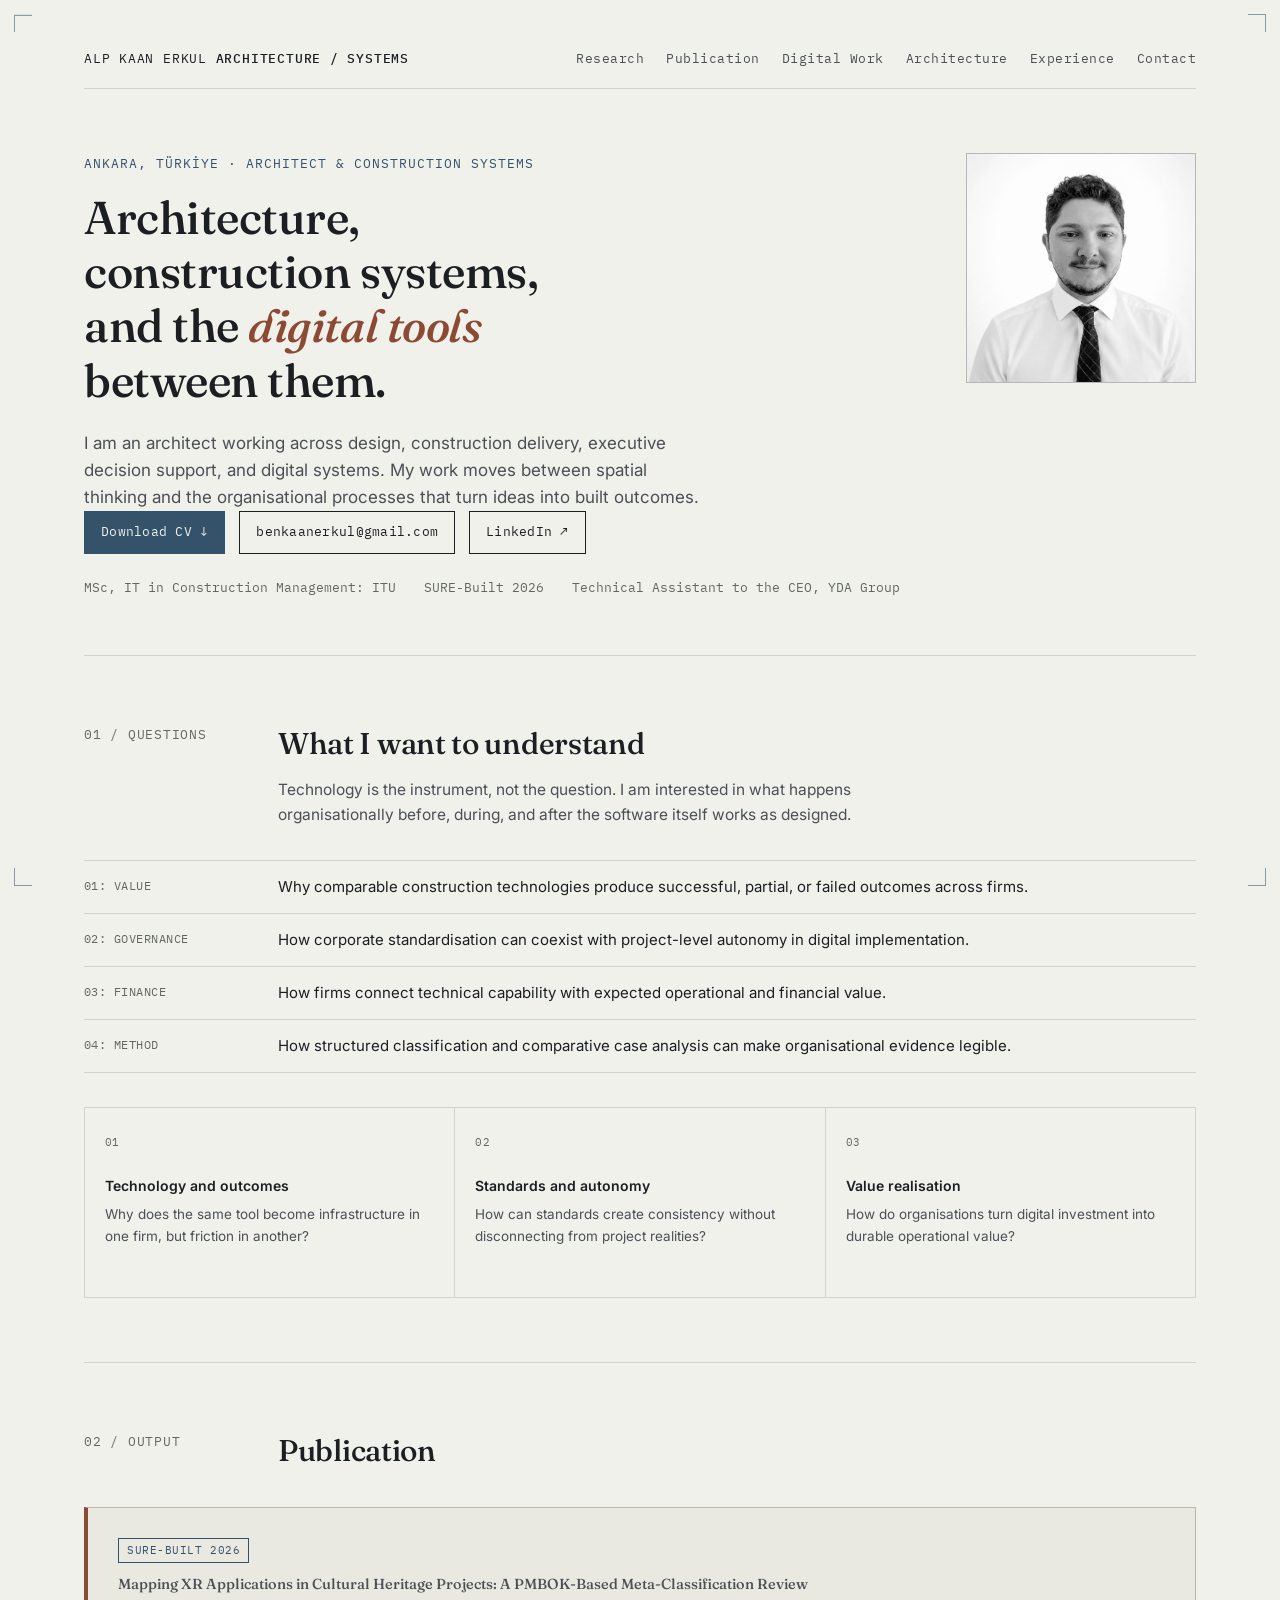
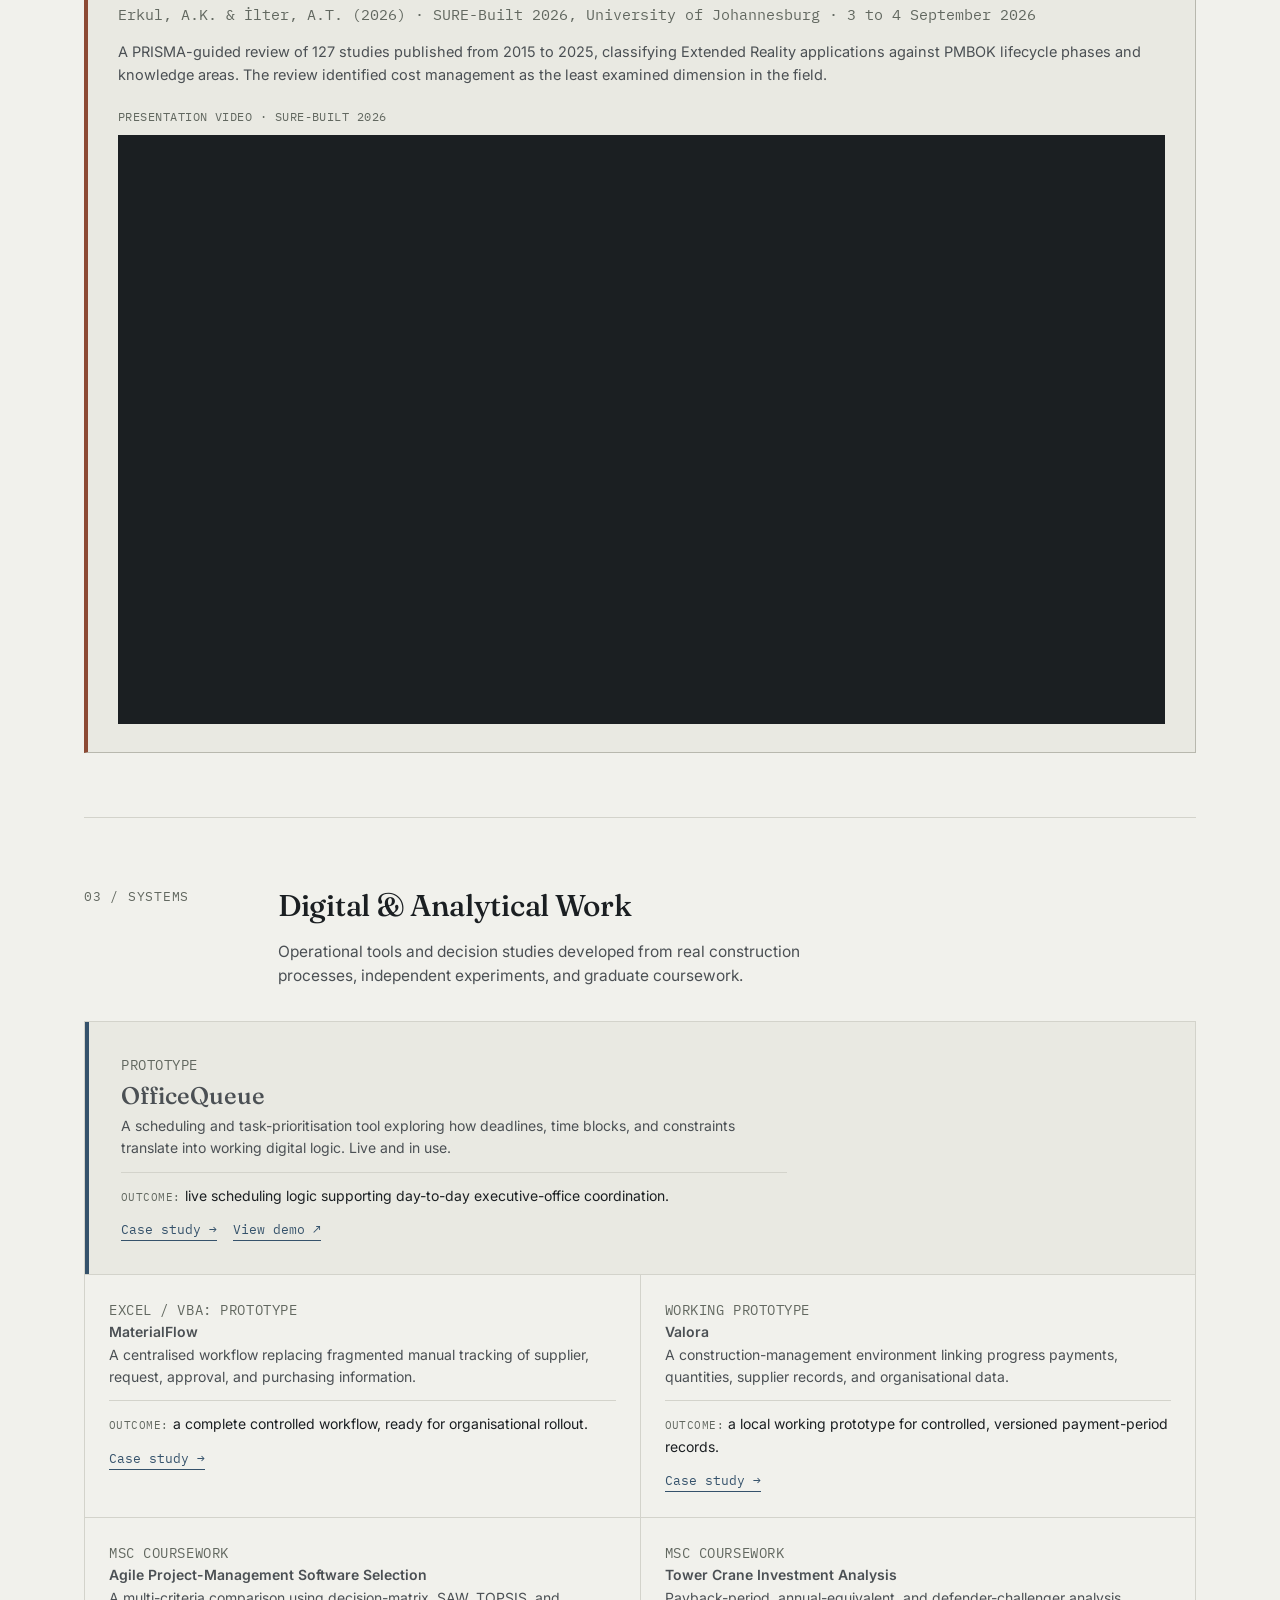
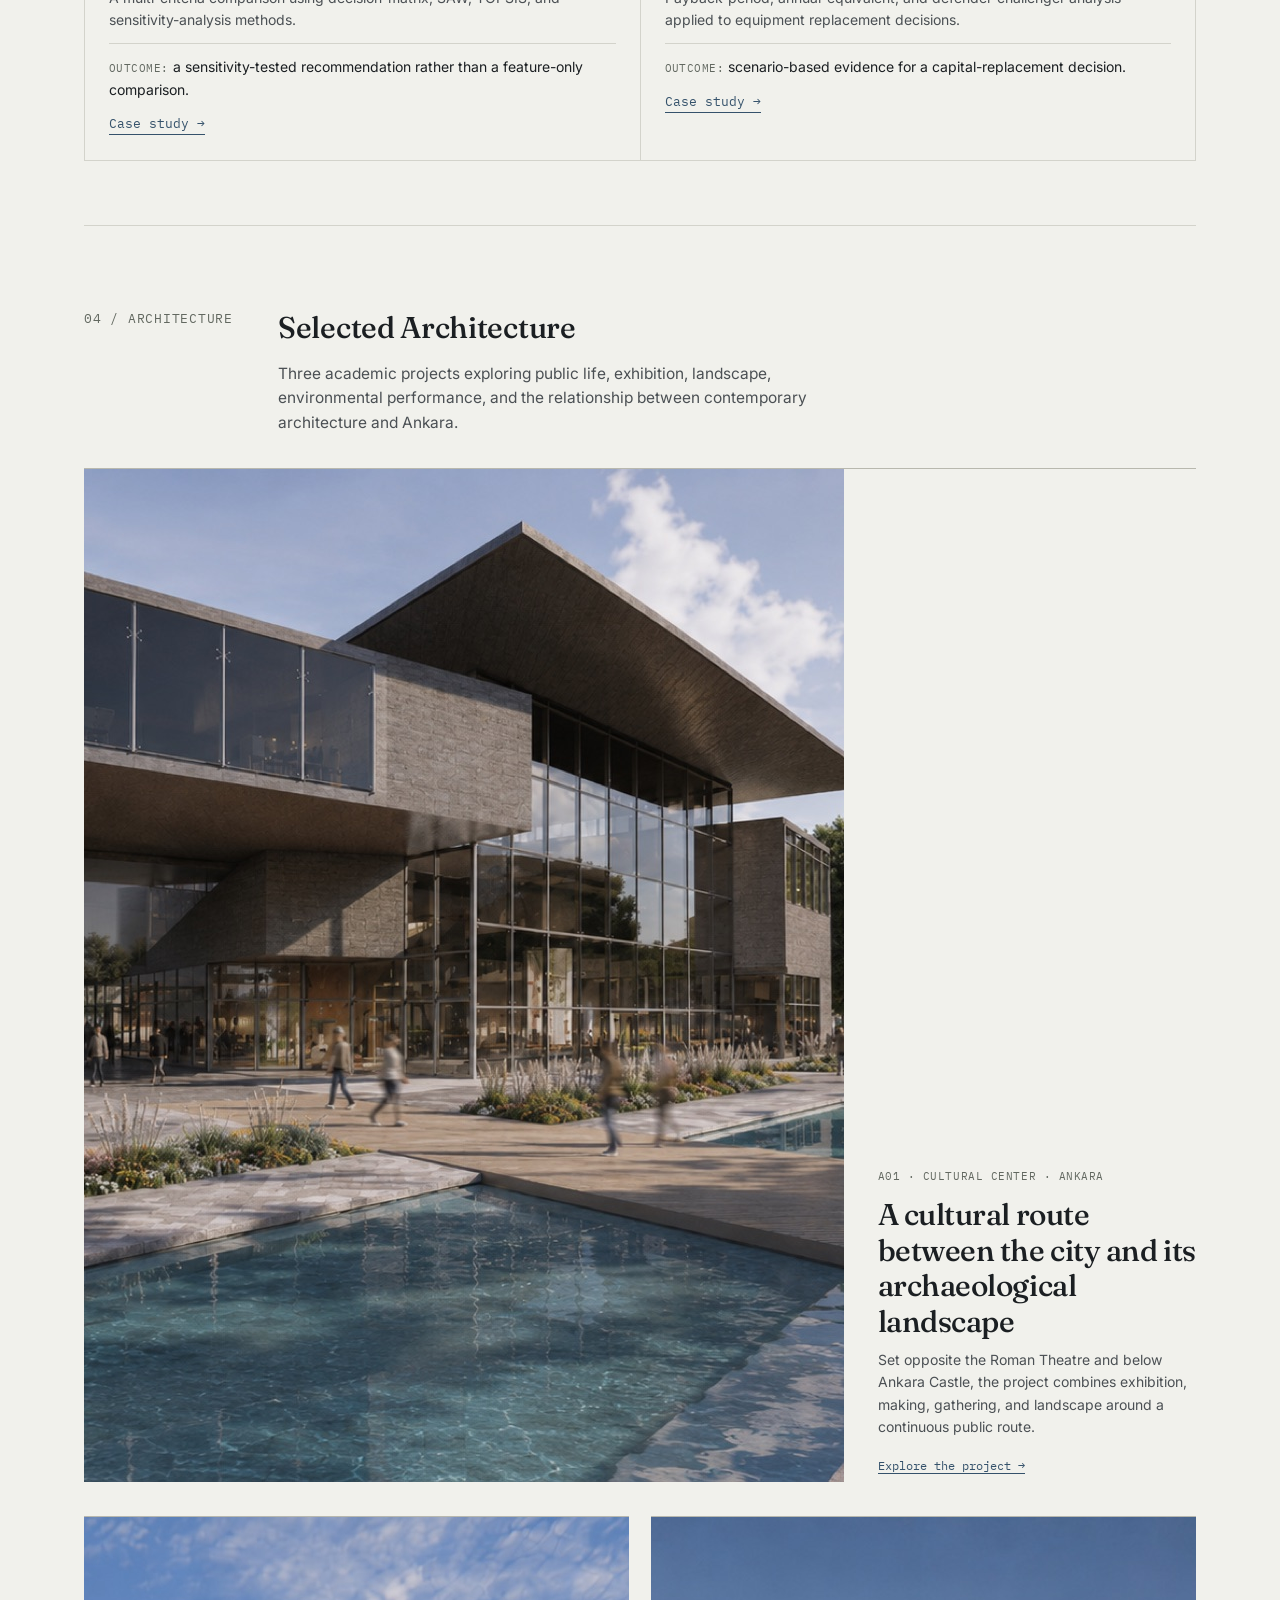
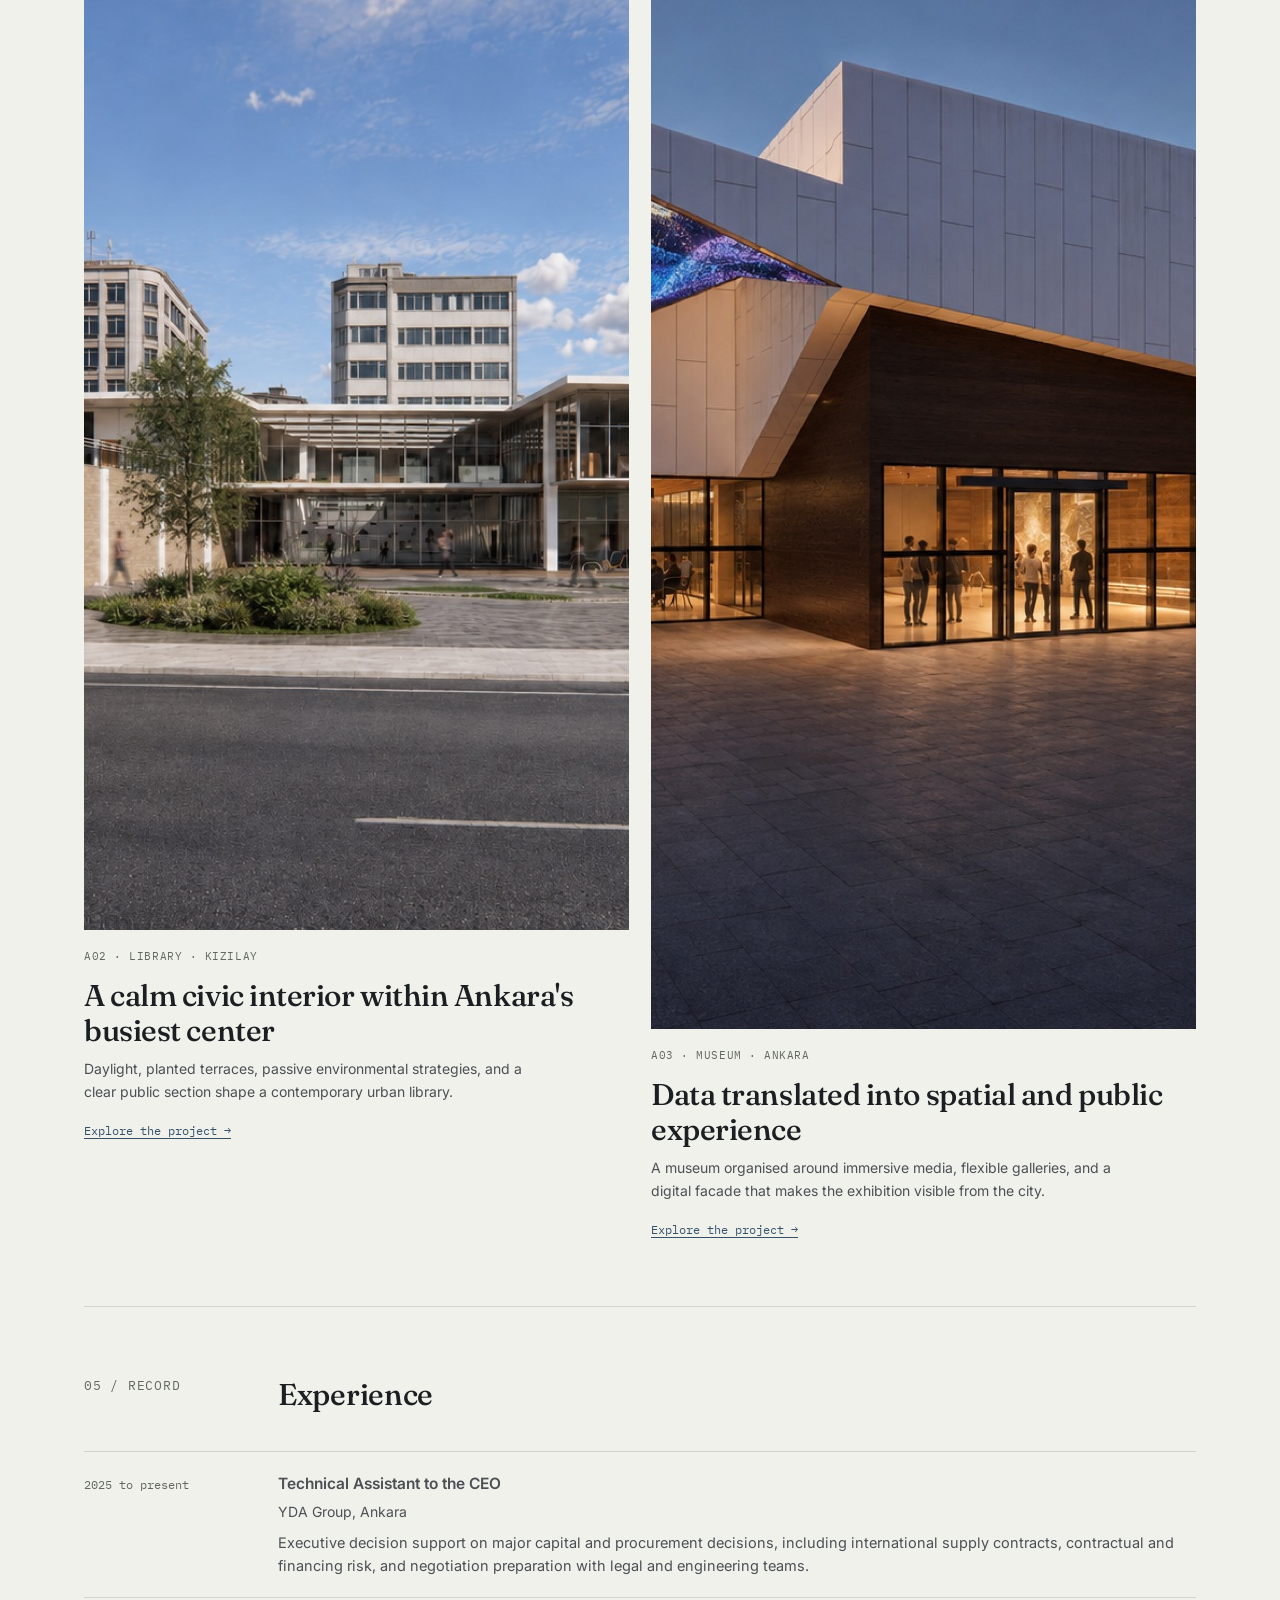
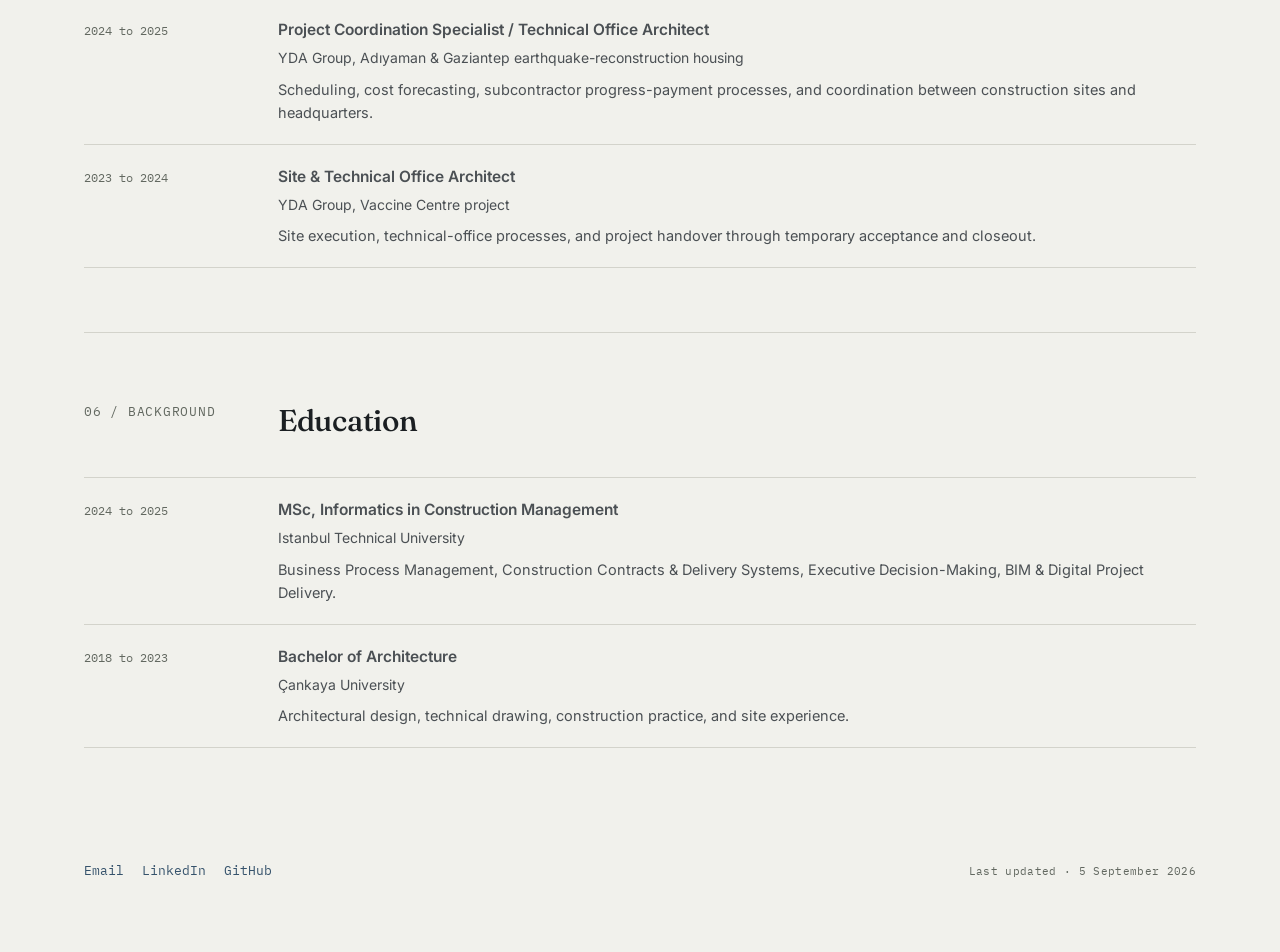
<file: index.html>
<!DOCTYPE html>
<html lang="en">
<head>
<meta charset="UTF-8">
<meta name="viewport" content="width=device-width, initial-scale=1.0">
<title>Alp Kaan Erkul | Architecture, Construction Systems &amp; Digital Work</title>
<meta name="description" content="Architecture, construction systems, research, and digital work by Alp Kaan Erkul.">
<link rel="canonical" href="https://alpkaanerkul.github.io/">
<link rel="icon" href="favicon.svg" type="image/svg+xml">
<meta property="og:type" content="website">
<meta property="og:title" content="Alp Kaan Erkul | Architecture, Construction Systems &amp; Digital Work">
<meta property="og:description" content="Selected architectural projects, construction systems, research, and digital work.">
<meta property="og:url" content="https://alpkaanerkul.github.io/">
<meta property="og:image" content="https://alpkaanerkul.github.io/assets/architecture/cultural-center-exterior.jpg">
<meta name="twitter:card" content="summary_large_image">
<meta name="twitter:title" content="Alp Kaan Erkul | Architecture, Construction Systems &amp; Digital Work">
<meta name="twitter:description" content="Selected architectural projects, construction systems, research, and digital work.">
<meta name="twitter:image" content="https://alpkaanerkul.github.io/assets/architecture/cultural-center-exterior.jpg">
<link rel="preconnect" href="https://fonts.googleapis.com">
<link rel="preconnect" href="https://fonts.gstatic.com" crossorigin>
<link href="https://fonts.googleapis.com/css2?family=Fraunces:opsz,wght@9..144,400;9..144,500;9..144,600&amp;family=Inter:wght@400;500;600&amp;family=IBM+Plex+Mono:wght@400;500&amp;display=swap" rel="stylesheet">
<link rel="stylesheet" href="style.css">
</head>
<body>

<div class="reg tl" aria-hidden="true"></div>
<div class="reg tr" aria-hidden="true"></div>
<div class="reg bl" aria-hidden="true"></div>
<div class="reg br" aria-hidden="true"></div>

<div class="sheet">
  <header class="masthead">
    <div class="masthead-row">
      <a class="wordmark" href="#top" aria-label="Alp Kaan Erkul, home">ALP KAAN ERKUL <strong>ARCHITECTURE / SYSTEMS</strong></a>
      <nav class="top-nav" aria-label="Section navigation">
        <a href="#research">Research</a>
        <a href="#publications">Publication</a>
        <a href="#work">Digital Work</a>
        <a href="#architecture">Architecture</a>
        <a href="#experience">Experience</a>
        <a href="#contact">Contact</a>
      </nav>
    </div>
  </header>

  <main id="top">
    <section class="hero" aria-label="Introduction">
      <div class="hero-grid">
        <div class="hero-text">
          <p class="eyebrow">Ankara, <span lang="tr">Türkiye</span> · Architect &amp; Construction Systems</p>
          <h1 class="thesis">Architecture, construction systems, and the <em>digital tools</em> between them.</h1>
          <p class="lede">I am an architect working across design, construction delivery, executive decision support, and digital systems. My work moves between spatial thinking and the organisational processes that turn ideas into built outcomes.</p>
        </div>
        <figure class="hero-portrait">
          <img src="profile.jpg" alt="Portrait of Alp Kaan Erkul" width="240" height="240">
        </figure>
      </div>
      <div class="cta-row">
        <a class="btn primary" href="Erkul_AlpKaan_CV.pdf">Download CV ↓</a>
        <a class="btn" href="mailto:benkaanerkul@gmail.com" data-copy-email title="Click to copy email address">benkaanerkul@gmail.com</a>
        <a class="btn" href="https://www.linkedin.com/in/alpkaanerkul/" target="_blank" rel="noopener">LinkedIn ↗</a>
      </div>
      <div class="hero-meta">
        <span>MSc, IT in Construction Management: ITU</span>
        <span>SURE-Built 2026</span>
        <span>Technical Assistant to the CEO, YDA Group</span>
      </div>
    </section>

    <section id="architecture" aria-labelledby="architecture-h" class="architecture-section">
      <div class="section-head">
        <p class="section-label">04 / Architecture</p>
        <div>
          <h2 class="section-title" id="architecture-h">Selected Architecture</h2>
          <p class="section-intro">Three academic projects exploring public life, exhibition, landscape, environmental performance, and the relationship between contemporary architecture and Ankara.</p>
        </div>
      </div>
      <div class="architecture-grid">
        <article class="architecture-card architecture-featured">
          <a class="architecture-image" href="projects/cultural-center.html"><img src="assets/architecture/cultural-center-exterior.jpg" alt="Ankara Cultural Center with reflecting pools and landscape" width="1800" height="1013" loading="lazy"></a>
          <div class="architecture-copy">
            <p class="project-index">A01 · Cultural Center · Ankara</p>
            <h3><a href="projects/cultural-center.html">A cultural route between the city and its archaeological landscape</a></h3>
            <p>Set opposite the Roman Theatre and below Ankara Castle, the project combines exhibition, making, gathering, and landscape around a continuous public route.</p>
            <a class="text-link" href="projects/cultural-center.html">Explore the project &rarr;</a>
          </div>
        </article>
        <article class="architecture-card">
          <a class="architecture-image" href="projects/kizilay-library.html"><img src="assets/architecture/kizilay-library-cover.jpg" alt="Street view of Kızılay Library in central Ankara" width="1800" height="1013" loading="lazy"></a>
          <div class="architecture-copy">
            <p class="project-index">A02 · Library · Kızılay</p>
            <h3><a href="projects/kizilay-library.html">A calm civic interior within Ankara's busiest center</a></h3>
            <p>Daylight, planted terraces, passive environmental strategies, and a clear public section shape a contemporary urban library.</p>
            <a class="text-link" href="projects/kizilay-library.html">Explore the project &rarr;</a>
          </div>
        </article>
        <article class="architecture-card">
          <a class="architecture-image" href="projects/data-sculpture-museum.html"><img src="assets/architecture/data-sculpture-cover.jpg" alt="Exterior of the Data Sculpture Museum with a digital media facade" width="1800" height="1112" loading="lazy"></a>
          <div class="architecture-copy">
            <p class="project-index">A03 · Museum · Ankara</p>
            <h3><a href="projects/data-sculpture-museum.html">Data translated into spatial and public experience</a></h3>
            <p>A museum organised around immersive media, flexible galleries, and a digital facade that makes the exhibition visible from the city.</p>
            <a class="text-link" href="projects/data-sculpture-museum.html">Explore the project &rarr;</a>
          </div>
        </article>
      </div>
    </section>

    <section id="work" aria-labelledby="work-h">
      <div class="section-head">
        <p class="section-label">03 / Systems</p>
        <div><h2 class="section-title" id="work-h">Digital &amp; Analytical Work</h2><p class="section-intro">Operational tools and decision studies developed from real construction processes, independent experiments, and graduate coursework.</p></div>
      </div>
      <div class="proj-grid">
        <div class="proj proj-featured">
          <p class="proj-tag">Prototype</p><p class="proj-title">OfficeQueue</p>
          <p>A scheduling and task-prioritisation tool exploring how deadlines, time blocks, and constraints translate into working digital logic. Live and in use.</p>
          <p class="proj-impact"><span>Outcome:</span> live scheduling logic supporting day-to-day executive-office coordination.</p>
          <a class="proj-link" href="projects/officequeue.html">Case study &rarr;</a><a class="proj-link proj-link-secondary" href="https://office-queue.vercel.app/demo" target="_blank" rel="noopener">View demo ↗</a>
        </div>
        <div class="proj"><p class="proj-tag">Excel / VBA: prototype</p><p class="proj-title">MaterialFlow</p><p>A centralised workflow replacing fragmented manual tracking of supplier, request, approval, and purchasing information.</p><p class="proj-impact"><span>Outcome:</span> a complete controlled workflow, ready for organisational rollout.</p><a class="proj-link" href="projects/materialflow.html">Case study &rarr;</a></div>
        <div class="proj"><p class="proj-tag">Working prototype</p><p class="proj-title">Valora</p><p>A construction-management environment linking progress payments, quantities, supplier records, and organisational data.</p><p class="proj-impact"><span>Outcome:</span> a local working prototype for controlled, versioned payment-period records.</p><a class="proj-link" href="projects/valora.html">Case study &rarr;</a></div>
        <div class="proj"><p class="proj-tag">MSc Coursework</p><p class="proj-title">Agile Project-Management Software Selection</p><p>A multi-criteria comparison using decision-matrix, SAW, TOPSIS, and sensitivity-analysis methods.</p><p class="proj-impact"><span>Outcome:</span> a sensitivity-tested recommendation rather than a feature-only comparison.</p><a class="proj-link" href="projects/agile-software-selection.html">Case study &rarr;</a></div>
        <div class="proj"><p class="proj-tag">MSc Coursework</p><p class="proj-title">Tower Crane Investment Analysis</p><p>Payback-period, annual-equivalent, and defender-challenger analysis applied to equipment replacement decisions.</p><p class="proj-impact"><span>Outcome:</span> scenario-based evidence for a capital-replacement decision.</p><a class="proj-link" href="projects/tower-crane-investment.html">Case study &rarr;</a></div>
      </div>
    </section>

    <section id="publications" aria-labelledby="pub-h">
      <div class="section-head"><p class="section-label">02 / Output</p><div><h2 class="section-title" id="pub-h">Publication</h2></div></div>
      <div class="pub">
        <span class="pub-status">SURE-Built 2026</span>
        <p class="pub-title">Mapping XR Applications in Cultural Heritage Projects: A PMBOK-Based Meta-Classification Review</p>
        <p class="pub-meta">Erkul, A.K. &amp; İlter, A.T. (2026) · SURE-Built 2026, University of Johannesburg · 3 to 4 September 2026</p>
        <p>A PRISMA-guided review of 127 studies published from 2015 to 2025, classifying Extended Reality applications against PMBOK lifecycle phases and knowledge areas. The review identified cost management as the least examined dimension in the field.</p>
        <p class="video-label">Presentation video · SURE-Built 2026</p>
        <div class="presentation-video"><iframe src="https://www.youtube-nocookie.com/embed/f1YjAgT5O9Y" title="SURE-Built 2026 presentation" loading="lazy" referrerpolicy="strict-origin-when-cross-origin" allow="accelerometer; autoplay; clipboard-write; encrypted-media; gyroscope; picture-in-picture; web-share" allowfullscreen></iframe></div>
      </div>
    </section>

    <section id="research" aria-labelledby="research-h">
      <div class="section-head"><p class="section-label">01 / Questions</p><div><h2 class="section-title" id="research-h">What I want to understand</h2><p class="section-intro">Technology is the instrument, not the question. I am interested in what happens organisationally before, during, and after the software itself works as designed.</p></div></div>
      <ul class="interest-list">
        <li><span class="tag">01: VALUE</span><span>Why comparable construction technologies produce successful, partial, or failed outcomes across firms.</span></li>
        <li><span class="tag">02: GOVERNANCE</span><span>How corporate standardisation can coexist with project-level autonomy in digital implementation.</span></li>
        <li><span class="tag">03: FINANCE</span><span>How firms connect technical capability with expected operational and financial value.</span></li>
        <li><span class="tag">04: METHOD</span><span>How structured classification and comparative case analysis can make organisational evidence legible.</span></li>
      </ul>
      <div class="agenda-grid compact-agenda">
        <article class="agenda-item"><span class="agenda-num">01</span><h3>Technology and outcomes</h3><p>Why does the same tool become infrastructure in one firm, but friction in another?</p></article>
        <article class="agenda-item"><span class="agenda-num">02</span><h3>Standards and autonomy</h3><p>How can standards create consistency without disconnecting from project realities?</p></article>
        <article class="agenda-item"><span class="agenda-num">03</span><h3>Value realisation</h3><p>How do organisations turn digital investment into durable operational value?</p></article>
      </div>
    </section>

    <section id="experience" aria-labelledby="exp-h">
      <div class="section-head"><p class="section-label">05 / Record</p><div><h2 class="section-title" id="exp-h">Experience</h2></div></div>
      <div class="tl">
        <div class="tl-item"><div class="tl-date">2025 to present</div><div><p class="tl-role">Technical Assistant to the CEO</p><p class="tl-org">YDA Group, Ankara</p><p class="tl-desc">Executive decision support on major capital and procurement decisions, including international supply contracts, contractual and financing risk, and negotiation preparation with legal and engineering teams.</p></div></div>
        <div class="tl-item"><div class="tl-date">2024 to 2025</div><div><p class="tl-role">Project Coordination Specialist / Technical Office Architect</p><p class="tl-org">YDA Group, Adıyaman &amp; Gaziantep earthquake-reconstruction housing</p><p class="tl-desc">Scheduling, cost forecasting, subcontractor progress-payment processes, and coordination between construction sites and headquarters.</p></div></div>
        <div class="tl-item"><div class="tl-date">2023 to 2024</div><div><p class="tl-role">Site &amp; Technical Office Architect</p><p class="tl-org">YDA Group, Vaccine Centre project</p><p class="tl-desc">Site execution, technical-office processes, and project handover through temporary acceptance and closeout.</p></div></div>
      </div>
    </section>

    <section id="education" aria-labelledby="edu-h">
      <div class="section-head"><p class="section-label">06 / Background</p><div><h2 class="section-title" id="edu-h">Education</h2></div></div>
      <div class="tl">
        <div class="tl-item"><div class="tl-date">2024 to 2025</div><div><p class="tl-role">MSc, Informatics in Construction Management</p><p class="tl-org">Istanbul Technical University</p><p class="tl-desc">Business Process Management, Construction Contracts &amp; Delivery Systems, Executive Decision-Making, BIM &amp; Digital Project Delivery.</p></div></div>
        <div class="tl-item"><div class="tl-date">2018 to 2023</div><div><p class="tl-role">Bachelor of Architecture</p><p class="tl-org">Çankaya University</p><p class="tl-desc">Architectural design, technical drawing, construction practice, and site experience.</p></div></div>
      </div>
    </section>
  </main>

  <footer id="contact">
    <div class="foot-row">
      <div class="foot-links"><a href="mailto:benkaanerkul@gmail.com" data-copy-email title="Click to copy email address">Email</a><a href="https://www.linkedin.com/in/alpkaanerkul/" target="_blank" rel="noopener">LinkedIn</a><a href="https://github.com/alpkaanerkul" target="_blank" rel="noopener">GitHub</a></div>
      <p class="site-updated">Last updated · 5 September 2026</p>
    </div>
  </footer>
</div>

<div class="toast" id="emailToast" role="status" aria-live="polite"></div>
<script>
  (function () {
    var toast = document.getElementById('emailToast');
    var hideTimer = null;
    function showToast(message) {
      toast.textContent = message;
      toast.classList.add('show');
      if (hideTimer) clearTimeout(hideTimer);
      hideTimer = setTimeout(function () { toast.classList.remove('show'); }, 2200);
    }
    document.querySelectorAll('a[data-copy-email]').forEach(function (link) {
      link.addEventListener('click', function (event) {
        var email = link.getAttribute('href').replace(/^mailto:/, '');
        if (navigator.clipboard && window.isSecureContext) {
          event.preventDefault();
          navigator.clipboard.writeText(email).then(function () { showToast('Copied: ' + email); }).catch(function () { window.location.href = link.getAttribute('href'); });
        }
      });
    });
  })();
</script>
</body>
</html>
</file>
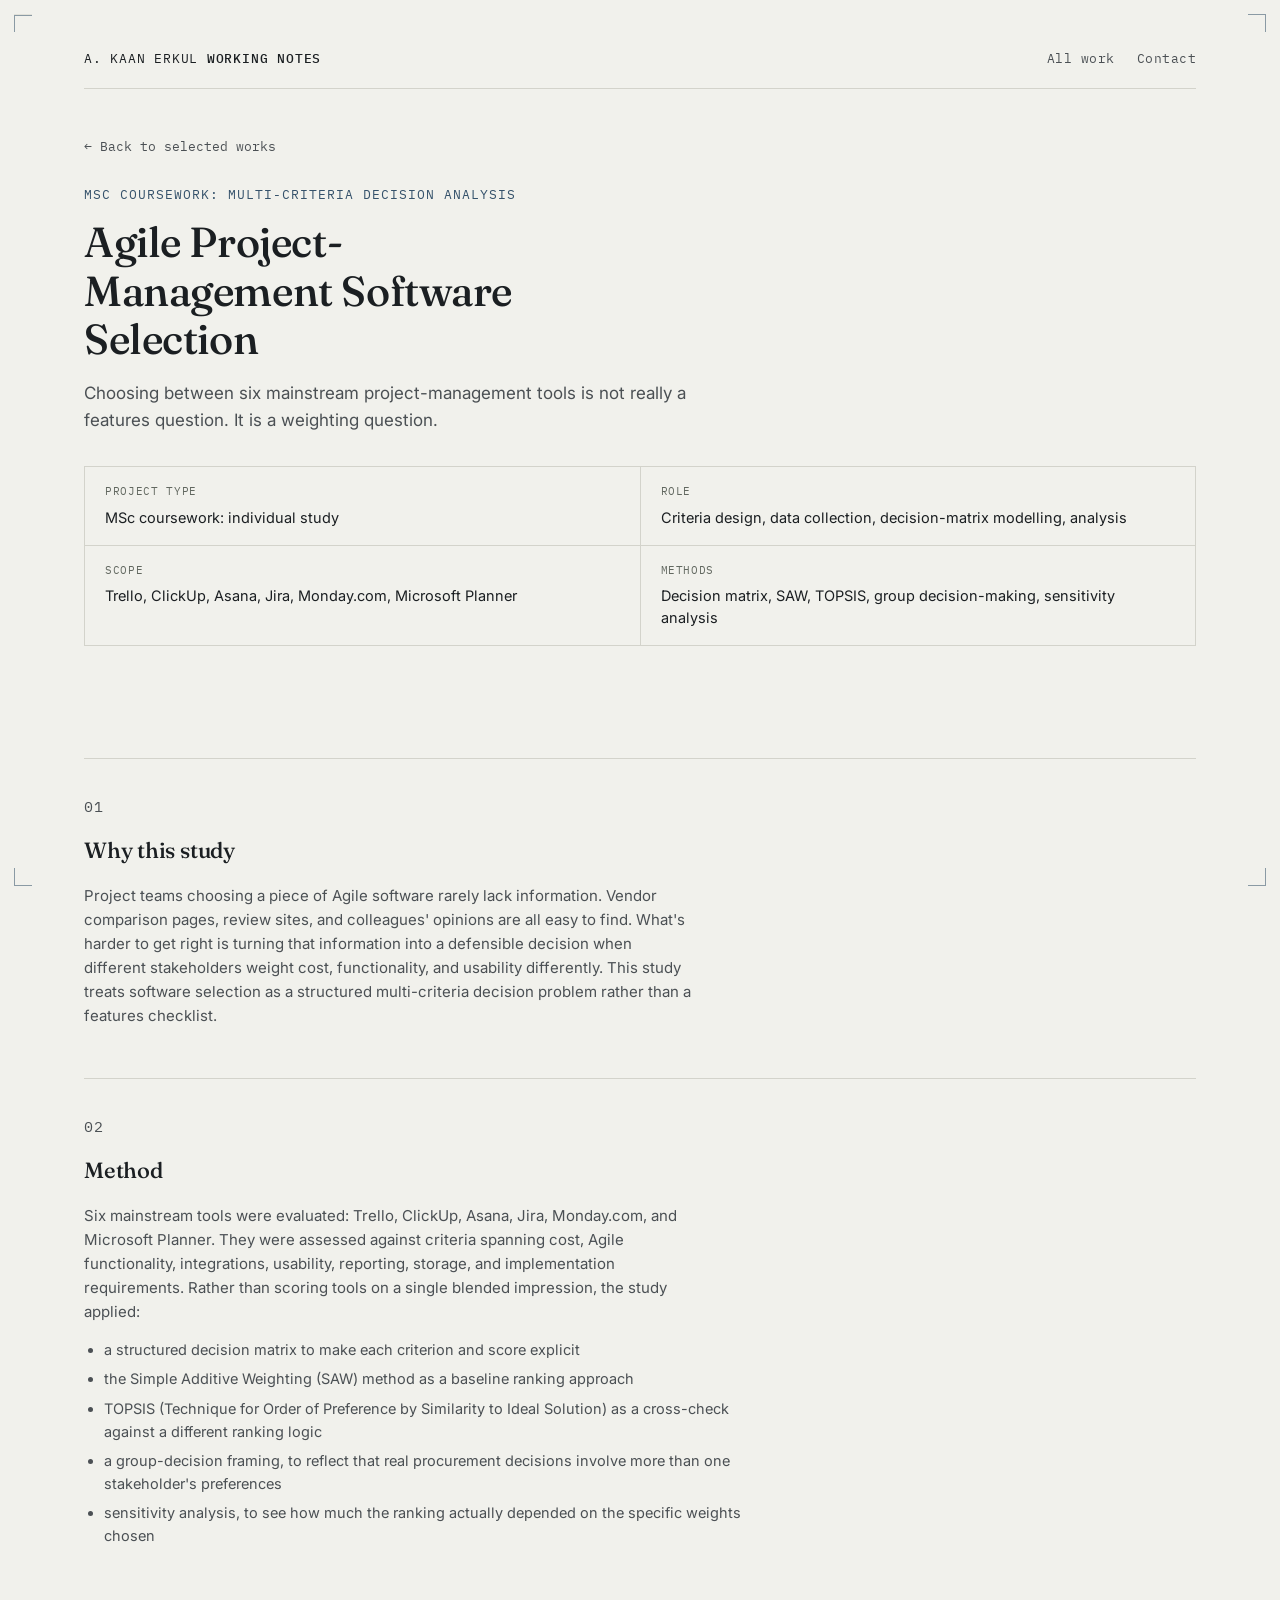
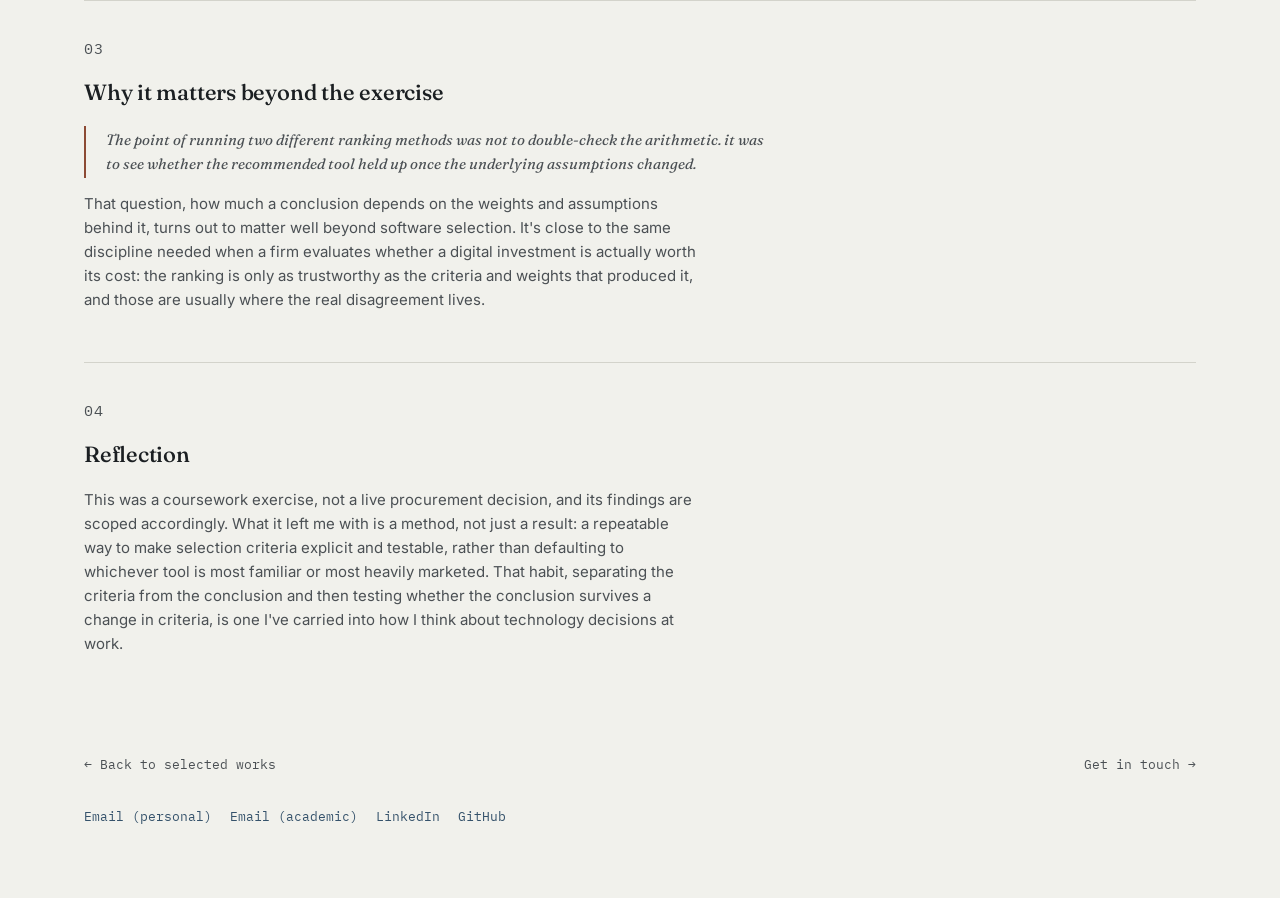
<file: projects/agile-software-selection.html>
<!DOCTYPE html>
<html lang="en">
<head>
<meta charset="UTF-8">
<meta name="viewport" content="width=device-width, initial-scale=1.0">
<title>Agile Project-Management Software Selection | Case Study | Alp Kaan Erkul</title>
<meta name="description" content="An MSc multi-criteria decision-making study comparing Trello, ClickUp, Asana, Jira, Monday.com, and Microsoft Planner for construction project management.">
<link rel="preconnect" href="https://fonts.googleapis.com">
<link rel="preconnect" href="https://fonts.gstatic.com" crossorigin>
<link href="https://fonts.googleapis.com/css2?family=Fraunces:opsz,wght@9..144,400;9..144,500;9..144,600&family=Inter:wght@400;500;600&family=IBM+Plex+Mono:wght@400;500&display=swap" rel="stylesheet">
<link rel="stylesheet" href="../style.css">
</head>
<body>

<div class="reg tl" aria-hidden="true"></div>
<div class="reg tr" aria-hidden="true"></div>
<div class="reg bl" aria-hidden="true"></div>
<div class="reg br" aria-hidden="true"></div>

<div class="sheet">

  <header class="masthead">
    <div class="masthead-row">
      <div class="wordmark">A. KAAN ERKUL <strong>WORKING NOTES</strong></div>
      <nav class="top-nav" aria-label="Section navigation">
        <a href="../index.html#work">All work</a>
        <a href="../index.html#contact">Contact</a>
      </nav>
    </div>
  </header>

  <section style="padding-top:44px;">
    <a class="back-link" href="../index.html#work">&larr; Back to selected works</a>

    <p class="case-eyebrow">MSc Coursework: Multi-Criteria Decision Analysis</p>
    <h1 class="case-title">Agile Project-Management Software Selection</h1>
    <p class="case-tagline">Choosing between six mainstream project-management tools is not really a features question. It is a weighting question.</p>

    <div class="meta-grid">
      <div class="meta-cell">
        <p class="k">Project type</p>
        <p class="v">MSc coursework: individual study</p>
      </div>
      <div class="meta-cell">
        <p class="k">Role</p>
        <p class="v">Criteria design, data collection, decision-matrix modelling, analysis</p>
      </div>
      <div class="meta-cell">
        <p class="k">Scope</p>
        <p class="v">Trello, ClickUp, Asana, Jira, Monday.com, Microsoft Planner</p>
      </div>
      <div class="meta-cell">
        <p class="k">Methods</p>
        <p class="v">Decision matrix, SAW, TOPSIS, group decision-making, sensitivity analysis</p>
      </div>
    </div>
  </section>

  <section class="case-section sheet">
    <p class="case-num">01</p>
    <h2>Why this study</h2>
    
    <p>Project teams choosing a piece of Agile software rarely lack information. Vendor comparison pages,
    review sites, and colleagues' opinions are all easy to find. What's harder to get right is turning that
    information into a defensible decision when different stakeholders weight cost, functionality, and
    usability differently. This study treats software selection as a structured multi-criteria decision
    problem rather than a features checklist.</p>

  </section>

  <section class="case-section sheet">
    <p class="case-num">02</p>
    <h2>Method</h2>
    
    <p>Six mainstream tools were evaluated: Trello, ClickUp, Asana, Jira, Monday.com, and Microsoft Planner.
    They were assessed against criteria spanning cost, Agile functionality, integrations, usability, reporting, storage, and
    implementation requirements. Rather than scoring tools on a single blended impression, the study applied:</p>
        <ul>
      <li>a structured decision matrix to make each criterion and score explicit</li>
      <li>the Simple Additive Weighting (SAW) method as a baseline ranking approach</li>
      <li>TOPSIS (Technique for Order of Preference by Similarity to Ideal Solution) as a cross-check against a different ranking logic</li>
      <li>a group-decision framing, to reflect that real procurement decisions involve more than one stakeholder's preferences</li>
      <li>sensitivity analysis, to see how much the ranking actually depended on the specific weights chosen</li>
    </ul>

  </section>

  <section class="case-section sheet">
    <p class="case-num">03</p>
    <h2>Why it matters beyond the exercise</h2>
    
    <p class="pull">The point of running two different ranking methods was not to double-check the arithmetic.
    it was to see whether the recommended tool held up once the underlying assumptions changed.</p>
    <p>That question, how much a conclusion depends on the weights and assumptions behind it, turns out to
    matter well beyond software selection. It's close to the same discipline needed when a firm evaluates
    whether a digital investment is actually worth its cost: the ranking is only as trustworthy as the
    criteria and weights that produced it, and those are usually where the real disagreement lives.</p>

  </section>

  <section class="case-section sheet">
    <p class="case-num">04</p>
    <h2>Reflection</h2>
    
    <p>This was a coursework exercise, not a live procurement decision, and its findings are scoped
    accordingly. What it left me with is a method, not just a result: a repeatable way to make selection
    criteria explicit and testable, rather than defaulting to whichever tool is most familiar or most
    heavily marketed. That habit, separating the criteria from the conclusion and then testing whether the
    conclusion survives a change in criteria, is one I've carried into how I think about technology
    decisions at work.</p>

  </section>

  <div class="case-nav sheet" style="padding-bottom:8px;">
    <a href="../index.html#work">&larr; Back to selected works</a>
    <a href="../index.html#contact">Get in touch &rarr;</a>
  </div>

  <footer id="contact" style="padding-top:24px;">
    <div class="foot-row">
      <div class="foot-links">
        <a href="mailto:benkaanerkul@gmail.com" data-copy-email title="Click to copy email address">Email (personal)</a>
        <a href="mailto:erkul24@itu.edu.tr" data-copy-email title="Click to copy email address">Email (academic)</a>
        <a href="https://www.linkedin.com/in/alpkaanerkul/" target="_blank" rel="noopener">LinkedIn</a>
        <a href="https://github.com/alpkaanerkul" target="_blank" rel="noopener">GitHub</a>
      </div>
    </div>
  </footer>

</div>

<div class="toast" id="emailToast" role="status" aria-live="polite"></div>

<script>
  (function () {
    var toast = document.getElementById('emailToast');
    var hideTimer = null;
    function showToast(message) {
      toast.textContent = message;
      toast.classList.add('show');
      if (hideTimer) clearTimeout(hideTimer);
      hideTimer = setTimeout(function () { toast.classList.remove('show'); }, 2200);
    }
    var links = document.querySelectorAll('a[data-copy-email]');
    links.forEach(function (link) {
      link.addEventListener('click', function (e) {
        var email = link.getAttribute('href').replace(/^mailto:/, '');
        if (navigator.clipboard && window.isSecureContext) {
          e.preventDefault();
          navigator.clipboard.writeText(email).then(function () {
            showToast('Copied: ' + email);
          }).catch(function () {
            window.location.href = link.getAttribute('href');
          });
        }
      });
    });
  })();
</script>

</body>
</html>
</file>
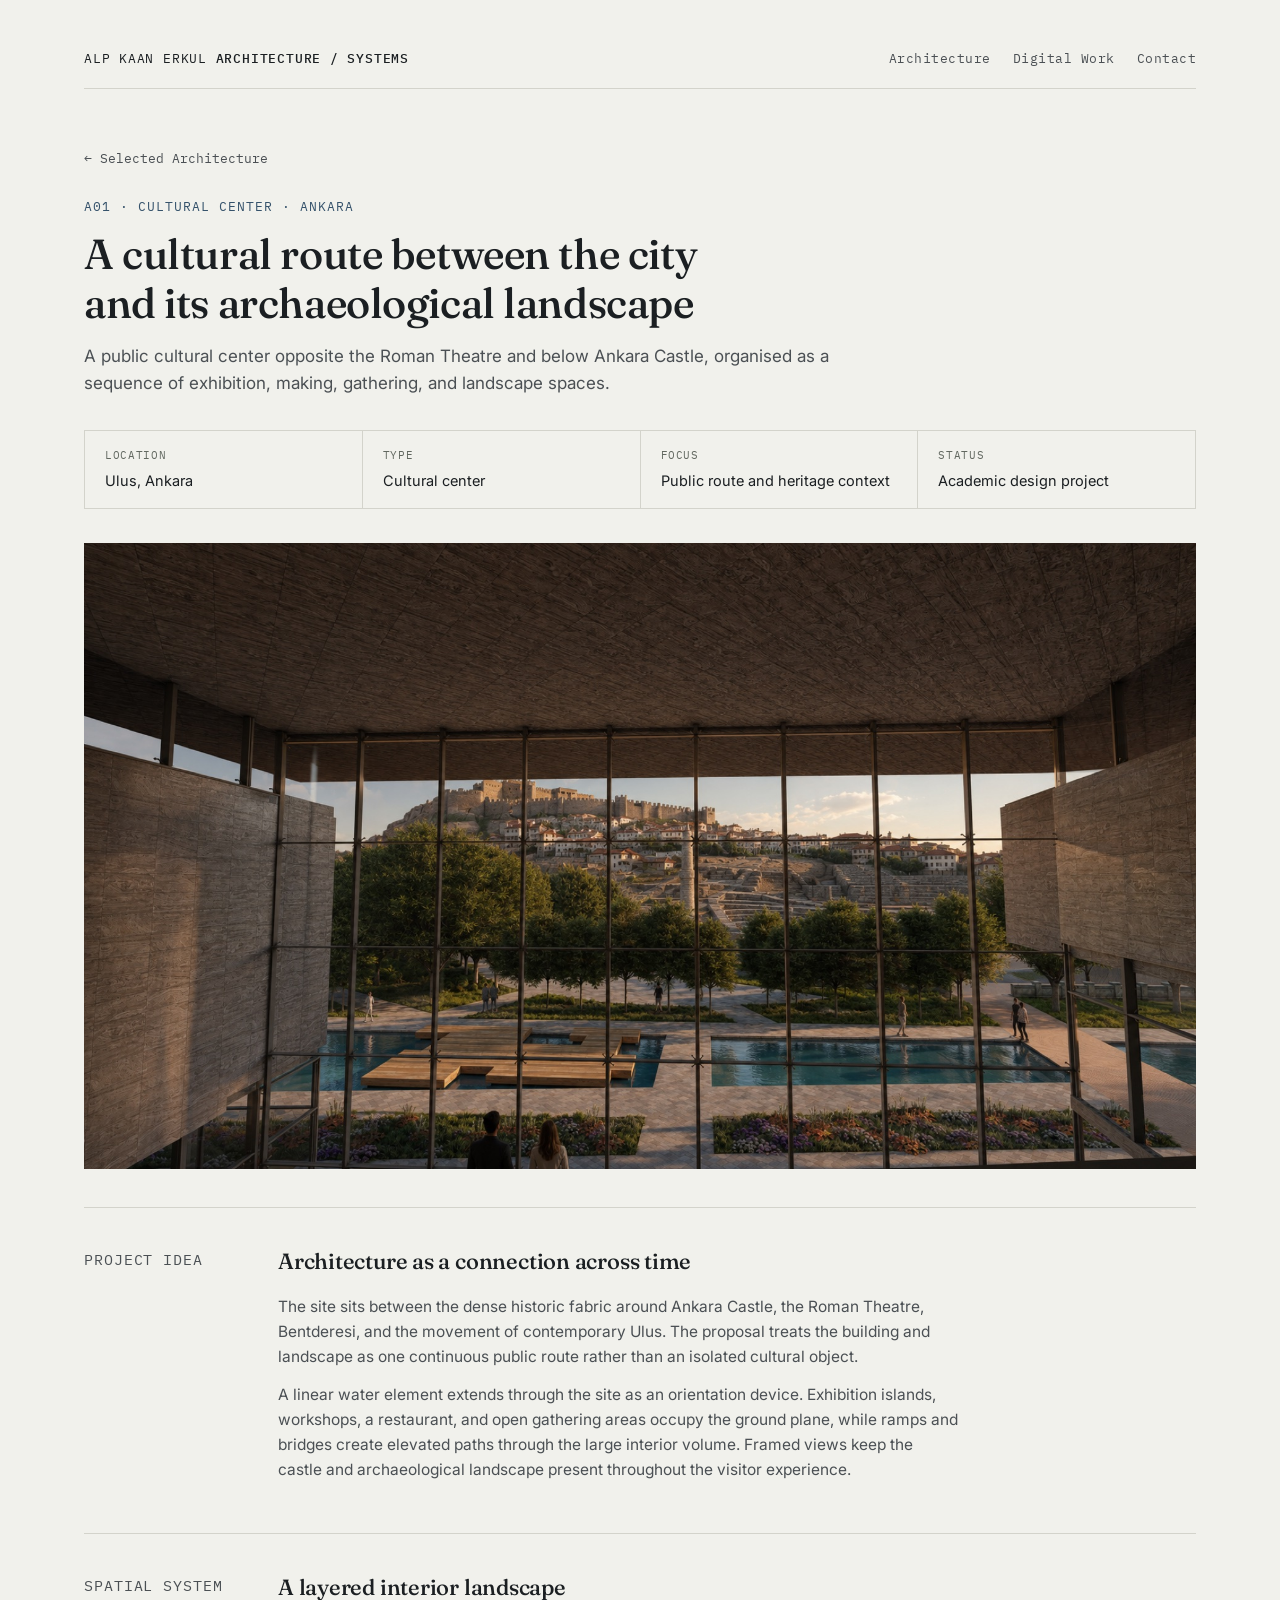
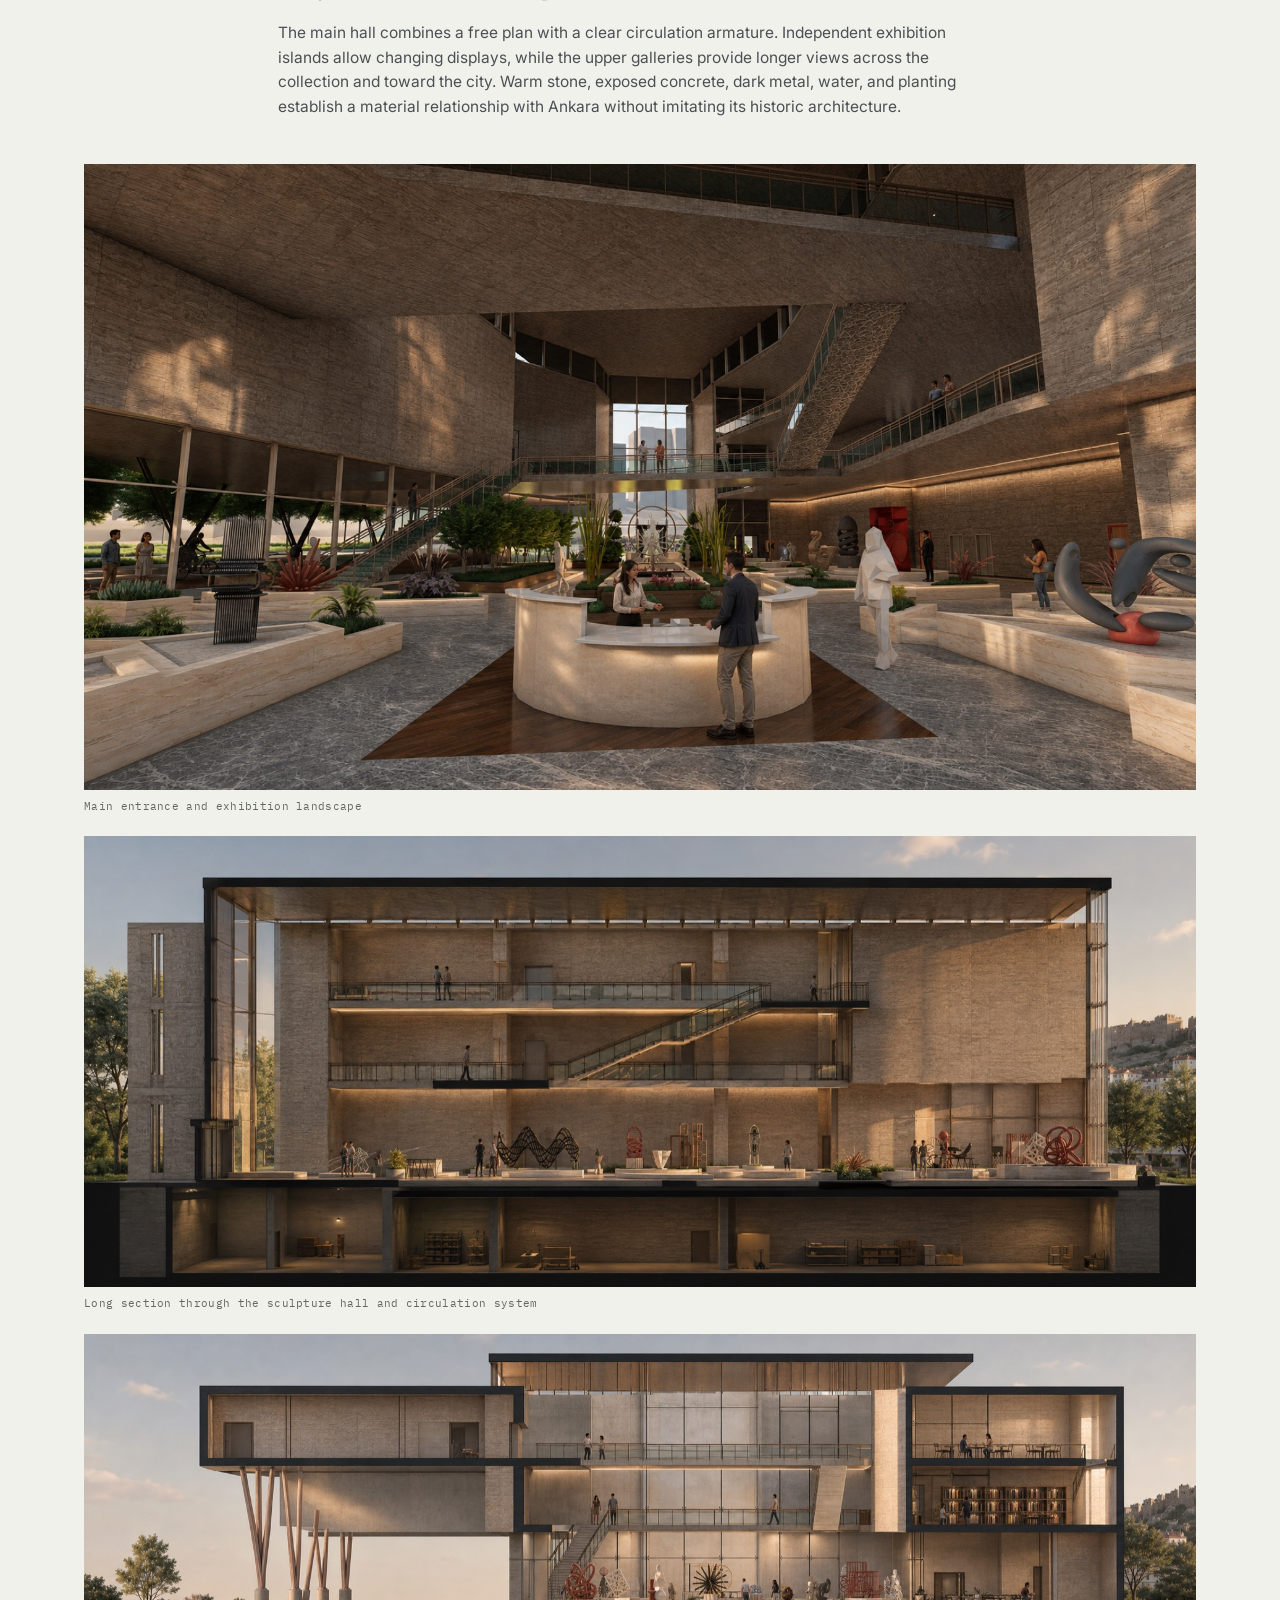
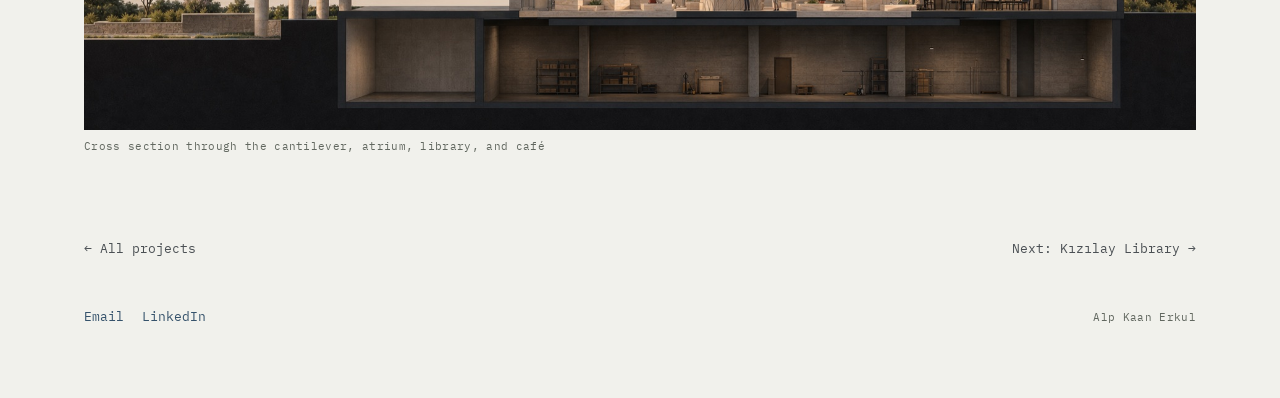
<file: projects/cultural-center.html>
<!DOCTYPE html>
<html lang="en">
<head>
<meta charset="UTF-8">
<meta name="viewport" content="width=device-width, initial-scale=1.0">
<title>Ankara Cultural Center | Alp Kaan Erkul</title>
<meta name="description" content="An academic cultural-center project connecting Ankara Castle, the Roman Theatre, and a new public landscape.">
<link rel="icon" href="../favicon.svg" type="image/svg+xml">
<meta property="og:type" content="website">
<meta property="og:title" content="Ankara Cultural Center | Alp Kaan Erkul">
<meta property="og:description" content="A cultural route between the contemporary city and Ankara's archaeological landscape.">
<meta property="og:image" content="https://alpkaanerkul.github.io/assets/architecture/cultural-center-cover.jpg">
<meta name="twitter:card" content="summary_large_image">
<link rel="preconnect" href="https://fonts.googleapis.com">
<link rel="preconnect" href="https://fonts.gstatic.com" crossorigin>
<link href="https://fonts.googleapis.com/css2?family=Fraunces:opsz,wght@9..144,400;9..144,500;9..144,600&amp;family=Inter:wght@400;500;600&amp;family=IBM+Plex+Mono:wght@400;500&amp;display=swap" rel="stylesheet">
<link rel="stylesheet" href="../style.css">
</head>
<body>
<div class="sheet">
  <header class="masthead"><div class="masthead-row"><a class="wordmark" href="../index.html">ALP KAAN ERKUL <strong>ARCHITECTURE / SYSTEMS</strong></a><nav class="top-nav" aria-label="Project navigation"><a href="../index.html#architecture">Architecture</a><a href="../index.html#work">Digital Work</a><a href="../index.html#contact">Contact</a></nav></div></header>
  <main>
    <section class="architecture-case-hero">
      <a class="back-link" href="../index.html#architecture">&larr; Selected Architecture</a>
      <p class="case-eyebrow">A01 · Cultural Center · Ankara</p>
      <h1 class="case-title">A cultural route between the city and its archaeological landscape</h1>
      <p class="case-tagline">A public cultural center opposite the Roman Theatre and below Ankara Castle, organised as a sequence of exhibition, making, gathering, and landscape spaces.</p>
      <div class="meta-grid architecture-meta">
        <div class="meta-cell"><p class="k">Location</p><p class="v">Ulus, Ankara</p></div>
        <div class="meta-cell"><p class="k">Type</p><p class="v">Cultural center</p></div>
        <div class="meta-cell"><p class="k">Focus</p><p class="v">Public route and heritage context</p></div>
        <div class="meta-cell"><p class="k">Status</p><p class="v">Academic design project</p></div>
      </div>
      <figure class="case-hero-image"><img src="../assets/architecture/cultural-center-cover.jpg" alt="Cultural-center interior framing Ankara Castle and the Roman Theatre" width="1800" height="1013"></figure>
    </section>

    <section class="case-section architecture-story">
      <p class="section-label">Project idea</p>
      <div class="story-copy">
        <h2>Architecture as a connection across time</h2>
        <p>The site sits between the dense historic fabric around Ankara Castle, the Roman Theatre, Bentderesi, and the movement of contemporary Ulus. The proposal treats the building and landscape as one continuous public route rather than an isolated cultural object.</p>
        <p>A linear water element extends through the site as an orientation device. Exhibition islands, workshops, a restaurant, and open gathering areas occupy the ground plane, while ramps and bridges create elevated paths through the large interior volume. Framed views keep the castle and archaeological landscape present throughout the visitor experience.</p>
      </div>
    </section>

    <section class="case-section">
      <div class="architecture-story"><p class="section-label">Spatial system</p><div class="story-copy"><h2>A layered interior landscape</h2><p>The main hall combines a free plan with a clear circulation armature. Independent exhibition islands allow changing displays, while the upper galleries provide longer views across the collection and toward the city. Warm stone, exposed concrete, dark metal, water, and planting establish a material relationship with Ankara without imitating its historic architecture.</p></div></div>
      <div class="image-gallery">
        <figure class="wide"><img src="../assets/architecture/cultural-center-interior.jpg" alt="Entrance hall with reception, exhibition islands, stairs, and upper galleries" width="1800" height="1013" loading="lazy"><figcaption>Main entrance and exhibition landscape</figcaption></figure>
        <figure class="wide"><img src="../assets/architecture/cultural-center-section-01.jpg" alt="Long rendered section through the exhibition hall and upper circulation" width="1800" height="730" loading="lazy"><figcaption>Long section through the sculpture hall and circulation system</figcaption></figure>
        <figure class="wide"><img src="../assets/architecture/cultural-center-section-02.jpg" alt="Rendered section through the cantilever, atrium, library, and cafe" width="1800" height="640" loading="lazy"><figcaption>Cross section through the cantilever, atrium, library, and café</figcaption></figure>
      </div>
    </section>

    <nav class="case-nav" aria-label="Project pagination"><a href="../index.html#architecture">&larr; All projects</a><a href="kizilay-library.html">Next: Kızılay Library &rarr;</a></nav>
  </main>
  <footer><div class="foot-row"><div class="foot-links"><a href="mailto:benkaanerkul@gmail.com">Email</a><a href="https://www.linkedin.com/in/alpkaanerkul/" target="_blank" rel="noopener">LinkedIn</a></div><p class="site-updated">Alp Kaan Erkul</p></div></footer>
</div>
</body>
</html>
</file>
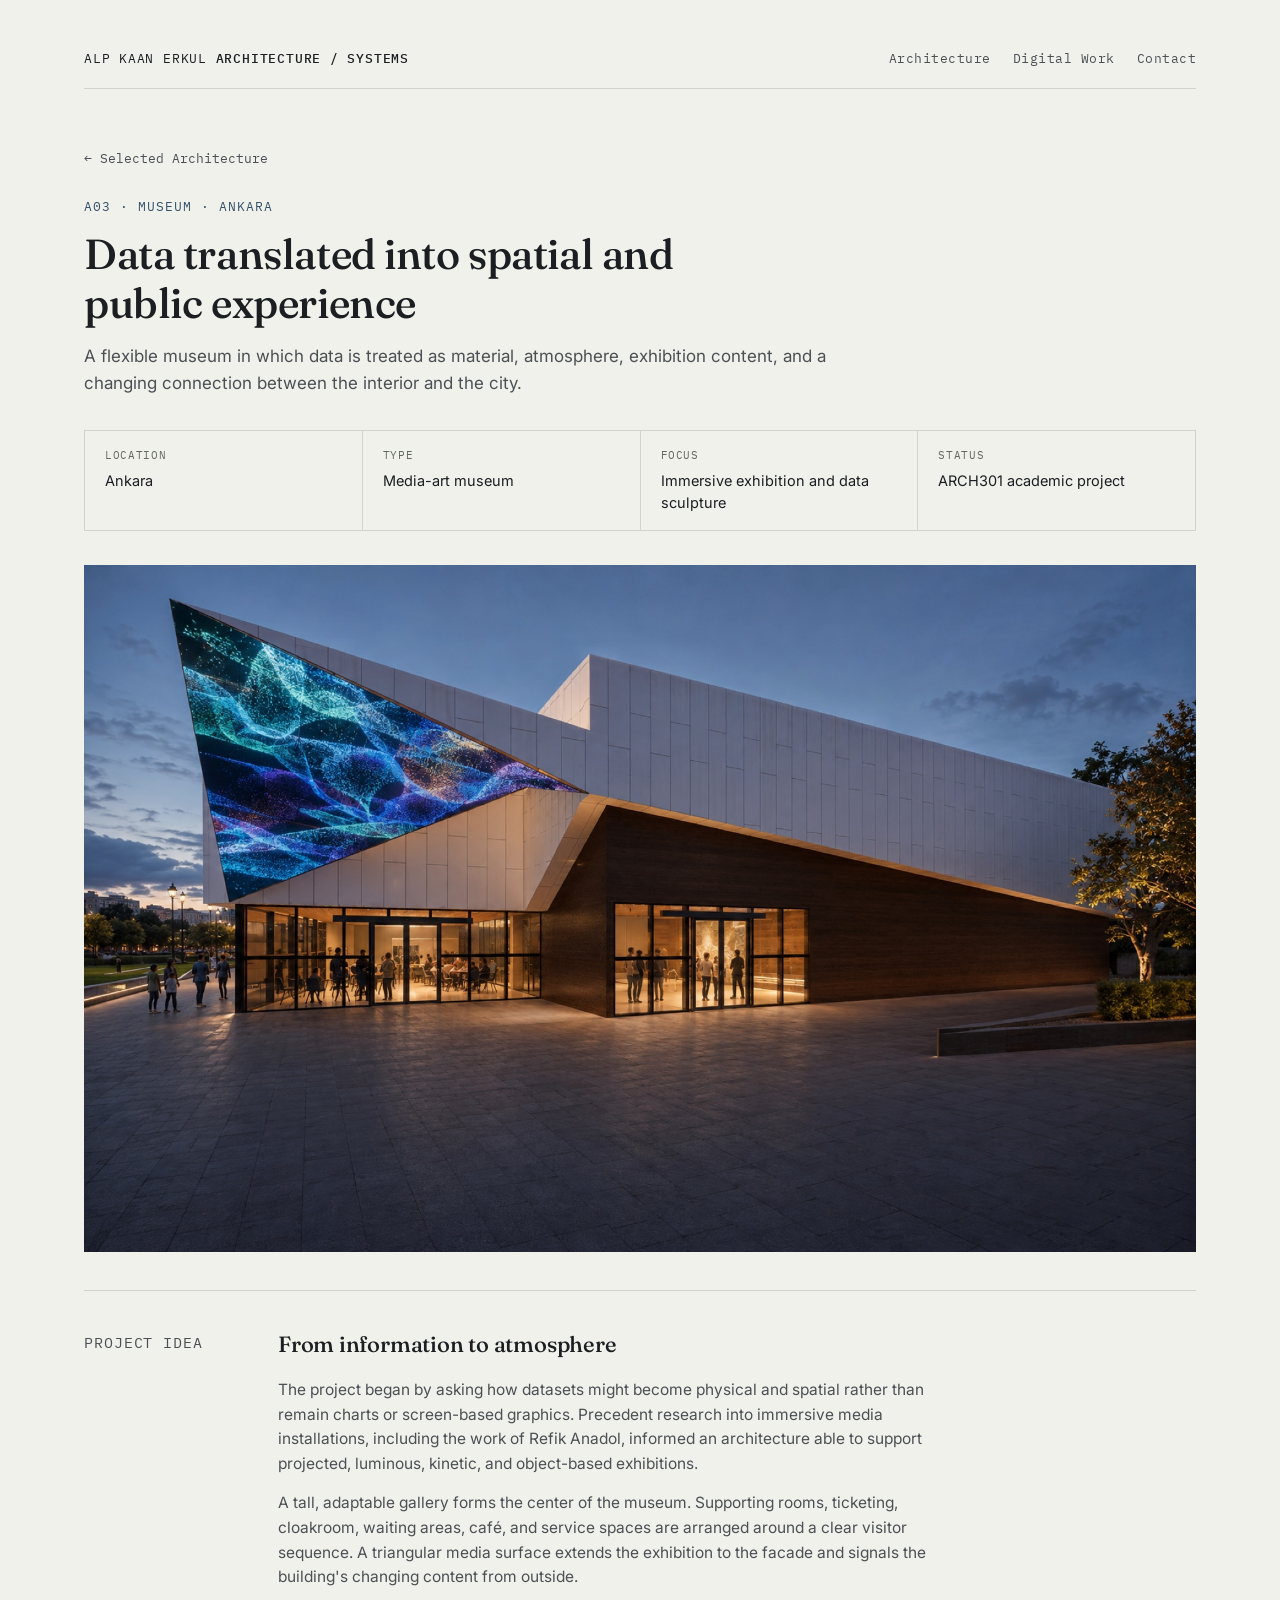
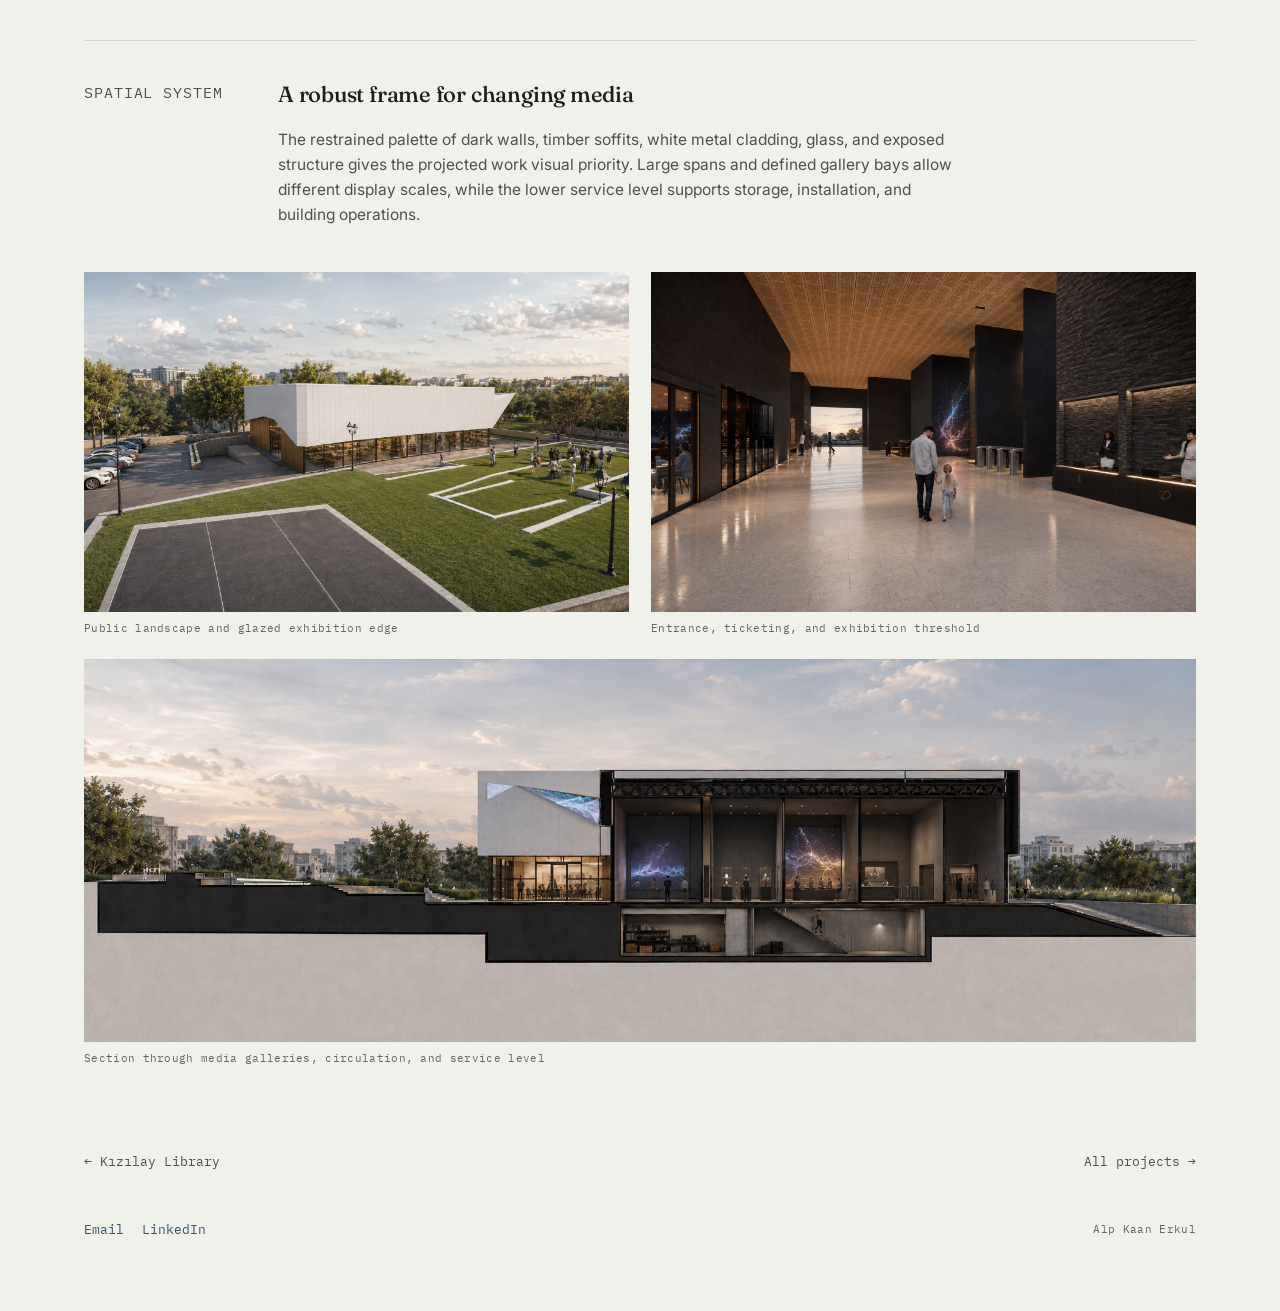
<file: projects/data-sculpture-museum.html>
<!DOCTYPE html>
<html lang="en">
<head>
<meta charset="UTF-8">
<meta name="viewport" content="width=device-width, initial-scale=1.0">
<title>Data Sculpture Museum | Alp Kaan Erkul</title>
<meta name="description" content="An academic museum project translating data, media art, and flexible exhibition into spatial experience.">
<link rel="icon" href="../favicon.svg" type="image/svg+xml">
<meta property="og:type" content="website"><meta property="og:title" content="Data Sculpture Museum | Alp Kaan Erkul"><meta property="og:description" content="Data translated into spatial and public experience."><meta property="og:image" content="https://alpkaanerkul.github.io/assets/architecture/data-sculpture-cover.jpg"><meta name="twitter:card" content="summary_large_image">
<link rel="preconnect" href="https://fonts.googleapis.com"><link rel="preconnect" href="https://fonts.gstatic.com" crossorigin><link href="https://fonts.googleapis.com/css2?family=Fraunces:opsz,wght@9..144,400;9..144,500;9..144,600&amp;family=Inter:wght@400;500;600&amp;family=IBM+Plex+Mono:wght@400;500&amp;display=swap" rel="stylesheet"><link rel="stylesheet" href="../style.css">
</head>
<body>
<div class="sheet">
  <header class="masthead"><div class="masthead-row"><a class="wordmark" href="../index.html">ALP KAAN ERKUL <strong>ARCHITECTURE / SYSTEMS</strong></a><nav class="top-nav" aria-label="Project navigation"><a href="../index.html#architecture">Architecture</a><a href="../index.html#work">Digital Work</a><a href="../index.html#contact">Contact</a></nav></div></header>
  <main>
    <section class="architecture-case-hero">
      <a class="back-link" href="../index.html#architecture">&larr; Selected Architecture</a>
      <p class="case-eyebrow">A03 · Museum · Ankara</p>
      <h1 class="case-title">Data translated into spatial and public experience</h1>
      <p class="case-tagline">A flexible museum in which data is treated as material, atmosphere, exhibition content, and a changing connection between the interior and the city.</p>
      <div class="meta-grid architecture-meta"><div class="meta-cell"><p class="k">Location</p><p class="v">Ankara</p></div><div class="meta-cell"><p class="k">Type</p><p class="v">Media-art museum</p></div><div class="meta-cell"><p class="k">Focus</p><p class="v">Immersive exhibition and data sculpture</p></div><div class="meta-cell"><p class="k">Status</p><p class="v">ARCH301 academic project</p></div></div>
      <figure class="case-hero-image"><img src="../assets/architecture/data-sculpture-cover.jpg" alt="Data Sculpture Museum with a triangular digital media facade" width="1800" height="1112"></figure>
    </section>
    <section class="case-section architecture-story"><p class="section-label">Project idea</p><div class="story-copy"><h2>From information to atmosphere</h2><p>The project began by asking how datasets might become physical and spatial rather than remain charts or screen-based graphics. Precedent research into immersive media installations, including the work of Refik Anadol, informed an architecture able to support projected, luminous, kinetic, and object-based exhibitions.</p><p>A tall, adaptable gallery forms the center of the museum. Supporting rooms, ticketing, cloakroom, waiting areas, café, and service spaces are arranged around a clear visitor sequence. A triangular media surface extends the exhibition to the facade and signals the building's changing content from outside.</p></div></section>
    <section class="case-section">
      <div class="architecture-story"><p class="section-label">Spatial system</p><div class="story-copy"><h2>A robust frame for changing media</h2><p>The restrained palette of dark walls, timber soffits, white metal cladding, glass, and exposed structure gives the projected work visual priority. Large spans and defined gallery bays allow different display scales, while the lower service level supports storage, installation, and building operations.</p></div></div>
      <div class="image-gallery">
        <figure><img src="../assets/architecture/data-sculpture-exterior.jpg" alt="Landscape-facing exterior of the Data Sculpture Museum" width="1800" height="1129" loading="lazy"><figcaption>Public landscape and glazed exhibition edge</figcaption></figure>
        <figure><img src="../assets/architecture/data-sculpture-interior.jpg" alt="Museum entrance hall with ticket desk and exhibition access" width="1800" height="1117" loading="lazy"><figcaption>Entrance, ticketing, and exhibition threshold</figcaption></figure>
        <figure class="wide"><img src="../assets/architecture/data-sculpture-section.jpg" alt="Rendered section through the media galleries and service level" width="1800" height="620" loading="lazy"><figcaption>Section through media galleries, circulation, and service level</figcaption></figure>
      </div>
    </section>
    <nav class="case-nav" aria-label="Project pagination"><a href="kizilay-library.html">&larr; Kızılay Library</a><a href="../index.html#architecture">All projects &rarr;</a></nav>
  </main>
  <footer><div class="foot-row"><div class="foot-links"><a href="mailto:benkaanerkul@gmail.com">Email</a><a href="https://www.linkedin.com/in/alpkaanerkul/" target="_blank" rel="noopener">LinkedIn</a></div><p class="site-updated">Alp Kaan Erkul</p></div></footer>
</div>
</body>
</html>
</file>
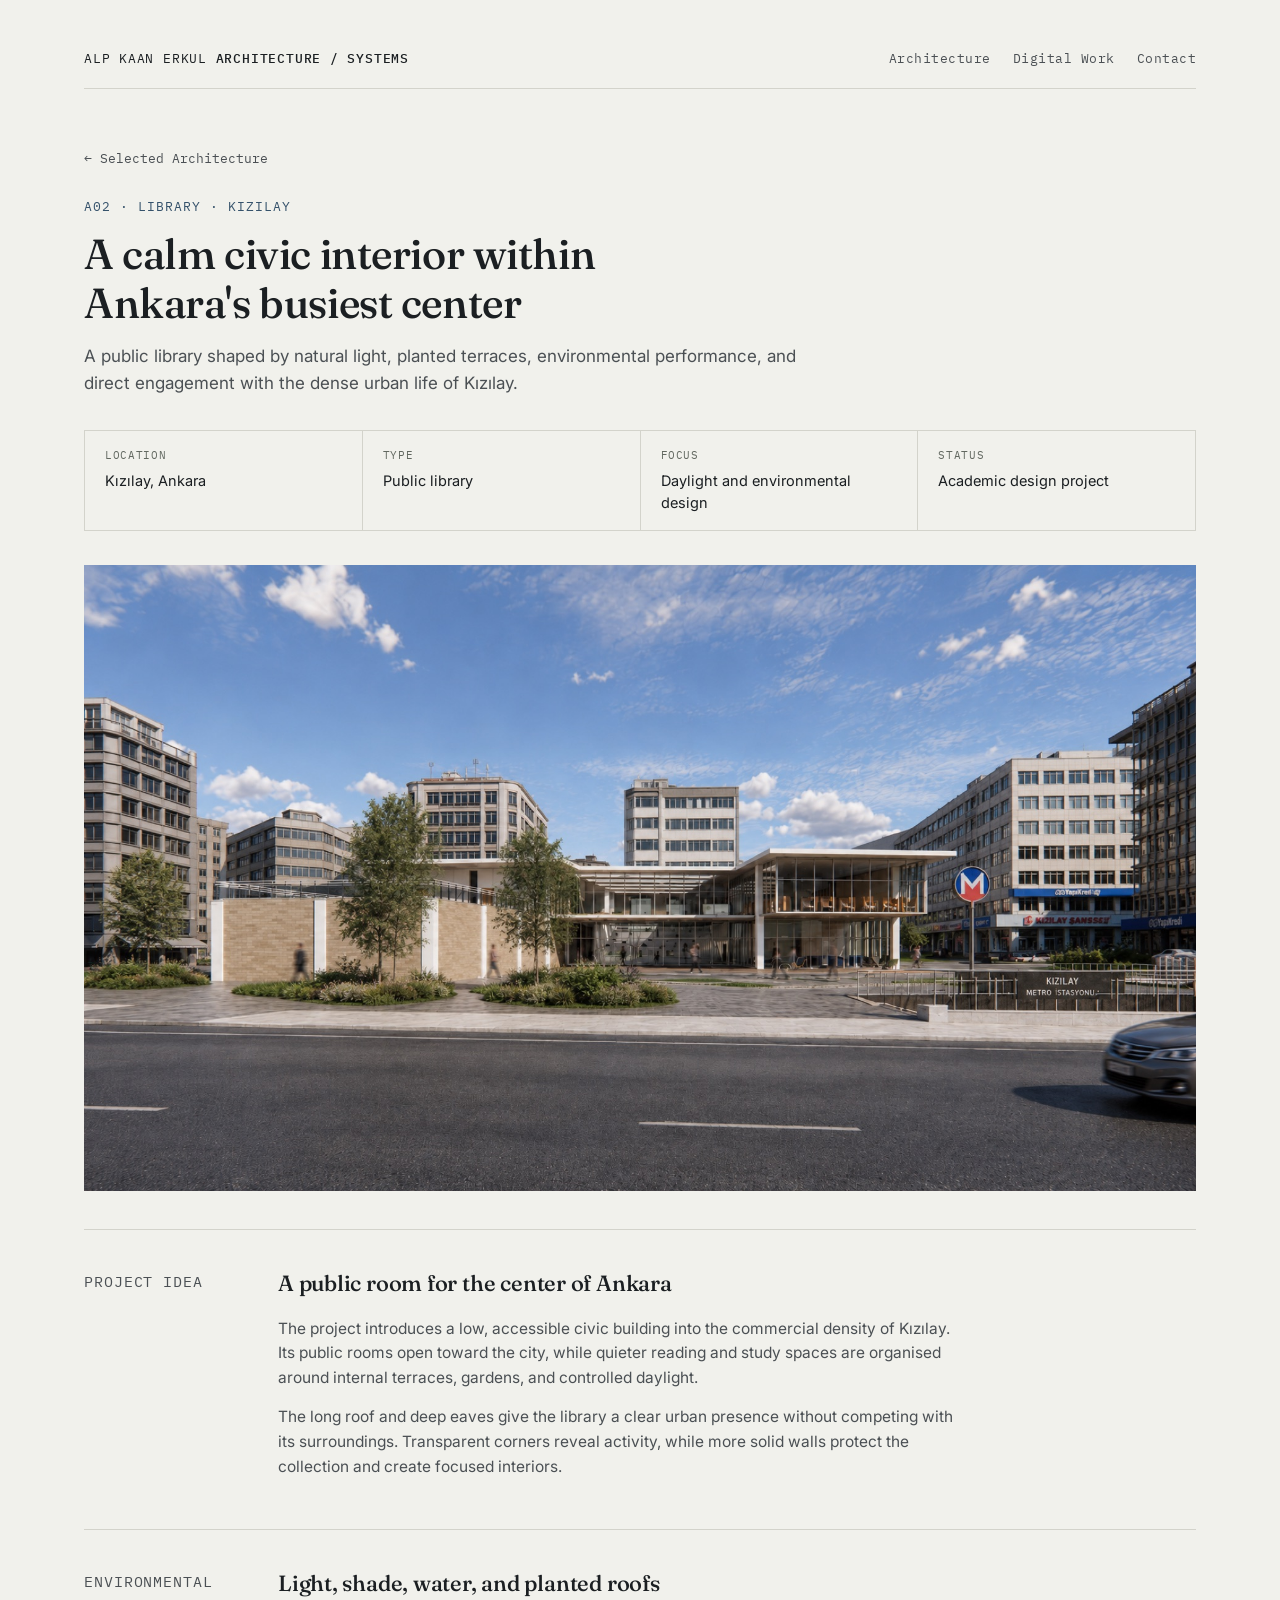
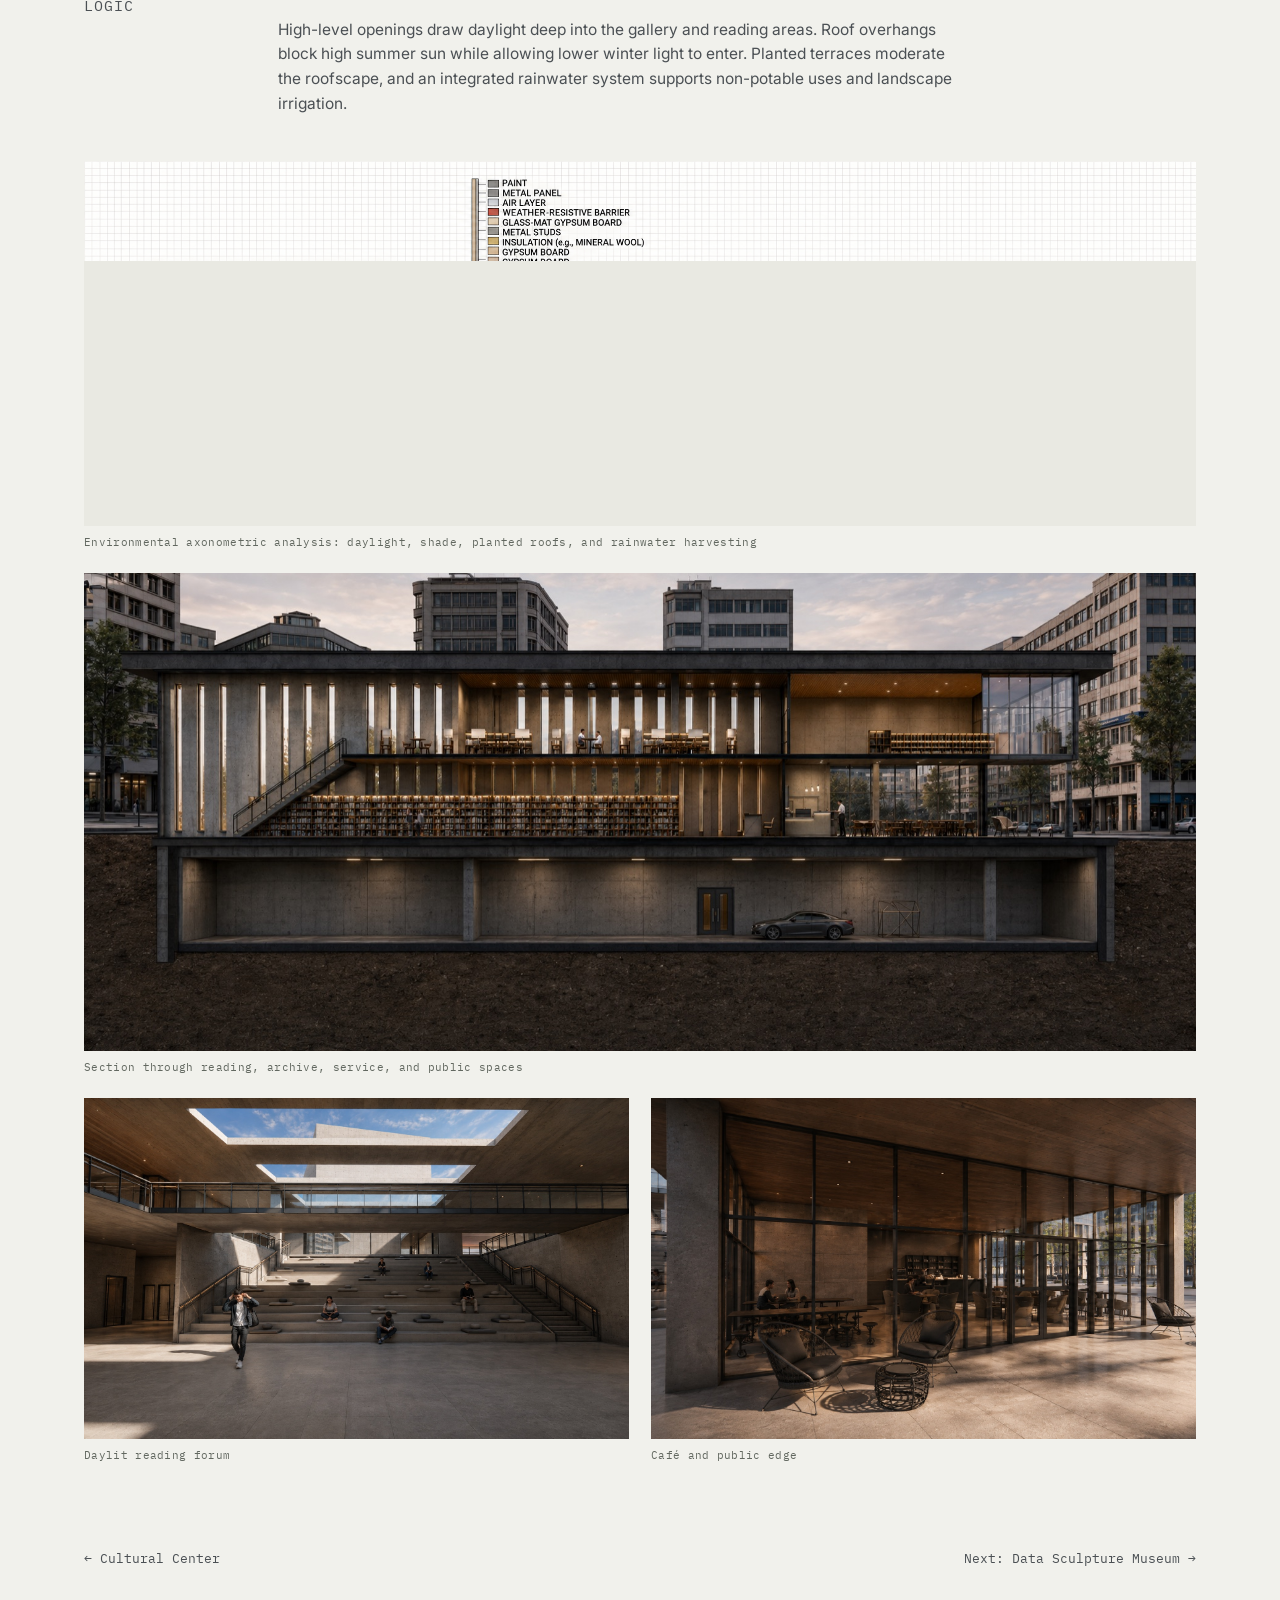
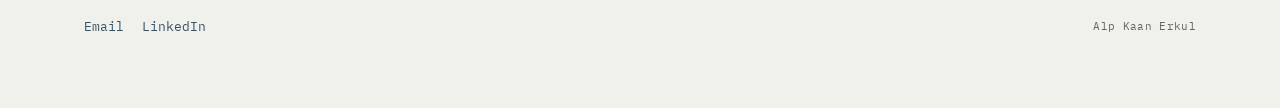
<file: projects/kizilay-library.html>
<!DOCTYPE html>
<html lang="en">
<head>
<meta charset="UTF-8">
<meta name="viewport" content="width=device-width, initial-scale=1.0">
<title>Kızılay Library | Alp Kaan Erkul</title>
<meta name="description" content="A contemporary civic library designed for daylight, public life, and environmental performance in central Ankara.">
<link rel="icon" href="../favicon.svg" type="image/svg+xml">
<meta property="og:type" content="website"><meta property="og:title" content="Kızılay Library | Alp Kaan Erkul"><meta property="og:description" content="A calm civic interior within Ankara's busiest center."><meta property="og:image" content="https://alpkaanerkul.github.io/assets/architecture/kizilay-library-cover.jpg"><meta name="twitter:card" content="summary_large_image">
<link rel="preconnect" href="https://fonts.googleapis.com"><link rel="preconnect" href="https://fonts.gstatic.com" crossorigin><link href="https://fonts.googleapis.com/css2?family=Fraunces:opsz,wght@9..144,400;9..144,500;9..144,600&amp;family=Inter:wght@400;500;600&amp;family=IBM+Plex+Mono:wght@400;500&amp;display=swap" rel="stylesheet"><link rel="stylesheet" href="../style.css">
</head>
<body>
<div class="sheet">
  <header class="masthead"><div class="masthead-row"><a class="wordmark" href="../index.html">ALP KAAN ERKUL <strong>ARCHITECTURE / SYSTEMS</strong></a><nav class="top-nav" aria-label="Project navigation"><a href="../index.html#architecture">Architecture</a><a href="../index.html#work">Digital Work</a><a href="../index.html#contact">Contact</a></nav></div></header>
  <main>
    <section class="architecture-case-hero">
      <a class="back-link" href="../index.html#architecture">&larr; Selected Architecture</a>
      <p class="case-eyebrow">A02 · Library · Kızılay</p>
      <h1 class="case-title">A calm civic interior within Ankara's busiest center</h1>
      <p class="case-tagline">A public library shaped by natural light, planted terraces, environmental performance, and direct engagement with the dense urban life of Kızılay.</p>
      <div class="meta-grid architecture-meta"><div class="meta-cell"><p class="k">Location</p><p class="v">Kızılay, Ankara</p></div><div class="meta-cell"><p class="k">Type</p><p class="v">Public library</p></div><div class="meta-cell"><p class="k">Focus</p><p class="v">Daylight and environmental design</p></div><div class="meta-cell"><p class="k">Status</p><p class="v">Academic design project</p></div></div>
      <figure class="case-hero-image"><img src="../assets/architecture/kizilay-library-cover.jpg" alt="Street view of Kızılay Library beside the metro entrance" width="1800" height="1013"></figure>
    </section>
    <section class="case-section architecture-story"><p class="section-label">Project idea</p><div class="story-copy"><h2>A public room for the center of Ankara</h2><p>The project introduces a low, accessible civic building into the commercial density of Kızılay. Its public rooms open toward the city, while quieter reading and study spaces are organised around internal terraces, gardens, and controlled daylight.</p><p>The long roof and deep eaves give the library a clear urban presence without competing with its surroundings. Transparent corners reveal activity, while more solid walls protect the collection and create focused interiors.</p></div></section>
    <section class="case-section">
      <div class="architecture-story"><p class="section-label">Environmental logic</p><div class="story-copy"><h2>Light, shade, water, and planted roofs</h2><p>High-level openings draw daylight deep into the gallery and reading areas. Roof overhangs block high summer sun while allowing lower winter light to enter. Planted terraces moderate the roofscape, and an integrated rainwater system supports non-potable uses and landscape irrigation.</p></div></div>
      <div class="image-gallery">
        <figure class="wide"><img src="../assets/architecture/kizilay-library-axon-corrected.png" alt="Axonometric environmental analysis of Kızılay Library, showing daylight, shade, planted roofs, and rainwater harvesting" width="2188" height="718" loading="lazy"><figcaption>Environmental axonometric analysis: daylight, shade, planted roofs, and rainwater harvesting</figcaption></figure>
        <figure class="wide"><img src="../assets/architecture/kizilay-library-section.jpg" alt="Rendered section through Kızılay Library" width="1800" height="775" loading="lazy"><figcaption>Section through reading, archive, service, and public spaces</figcaption></figure>
        <figure><img src="../assets/architecture/kizilay-library-interior-01.jpg" alt="Interior stepped reading forum lit by roof openings" width="1800" height="1013" loading="lazy"><figcaption>Daylit reading forum</figcaption></figure>
        <figure><img src="../assets/architecture/kizilay-library-interior-02.jpg" alt="Library cafe opening onto the public landscape" width="1800" height="1013" loading="lazy"><figcaption>Café and public edge</figcaption></figure>
      </div>
    </section>
    <nav class="case-nav" aria-label="Project pagination"><a href="cultural-center.html">&larr; Cultural Center</a><a href="data-sculpture-museum.html">Next: Data Sculpture Museum &rarr;</a></nav>
  </main>
  <footer><div class="foot-row"><div class="foot-links"><a href="mailto:benkaanerkul@gmail.com">Email</a><a href="https://www.linkedin.com/in/alpkaanerkul/" target="_blank" rel="noopener">LinkedIn</a></div><p class="site-updated">Alp Kaan Erkul</p></div></footer>
</div>
</body>
</html>
</file>
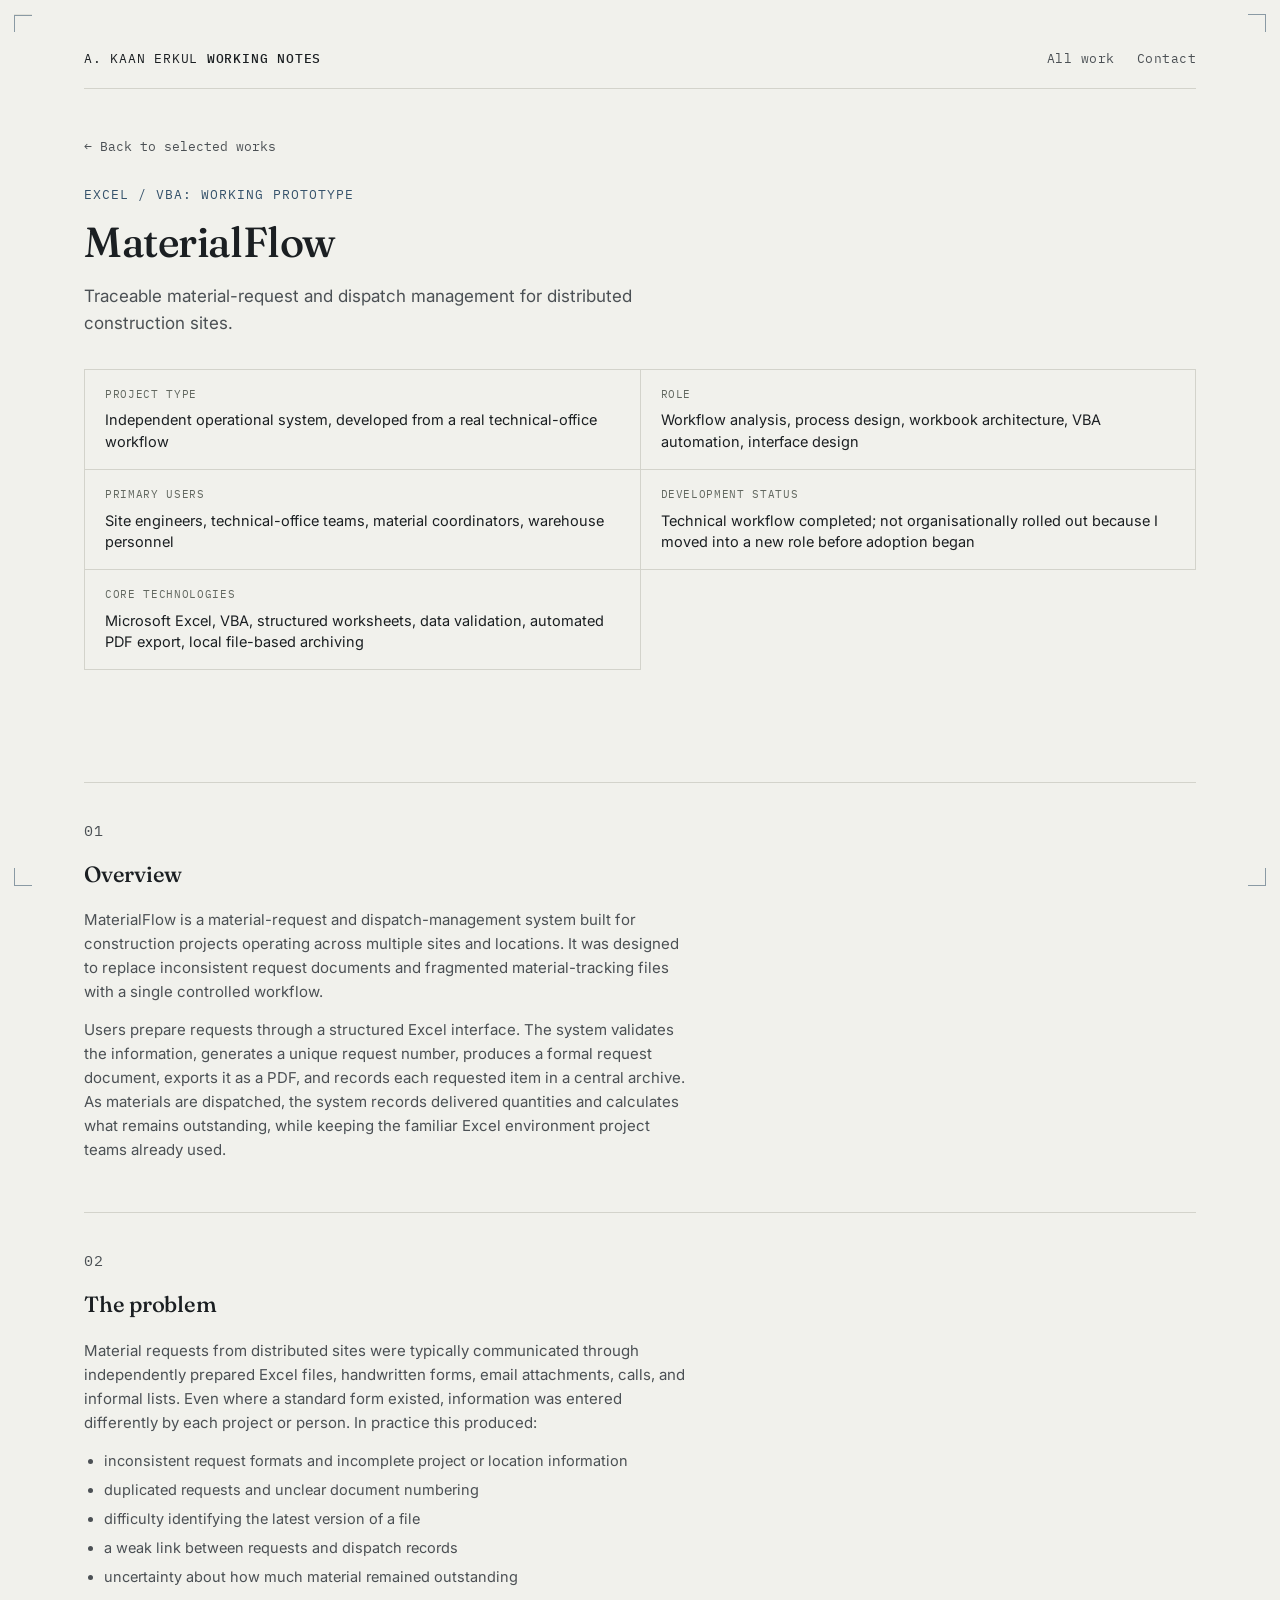
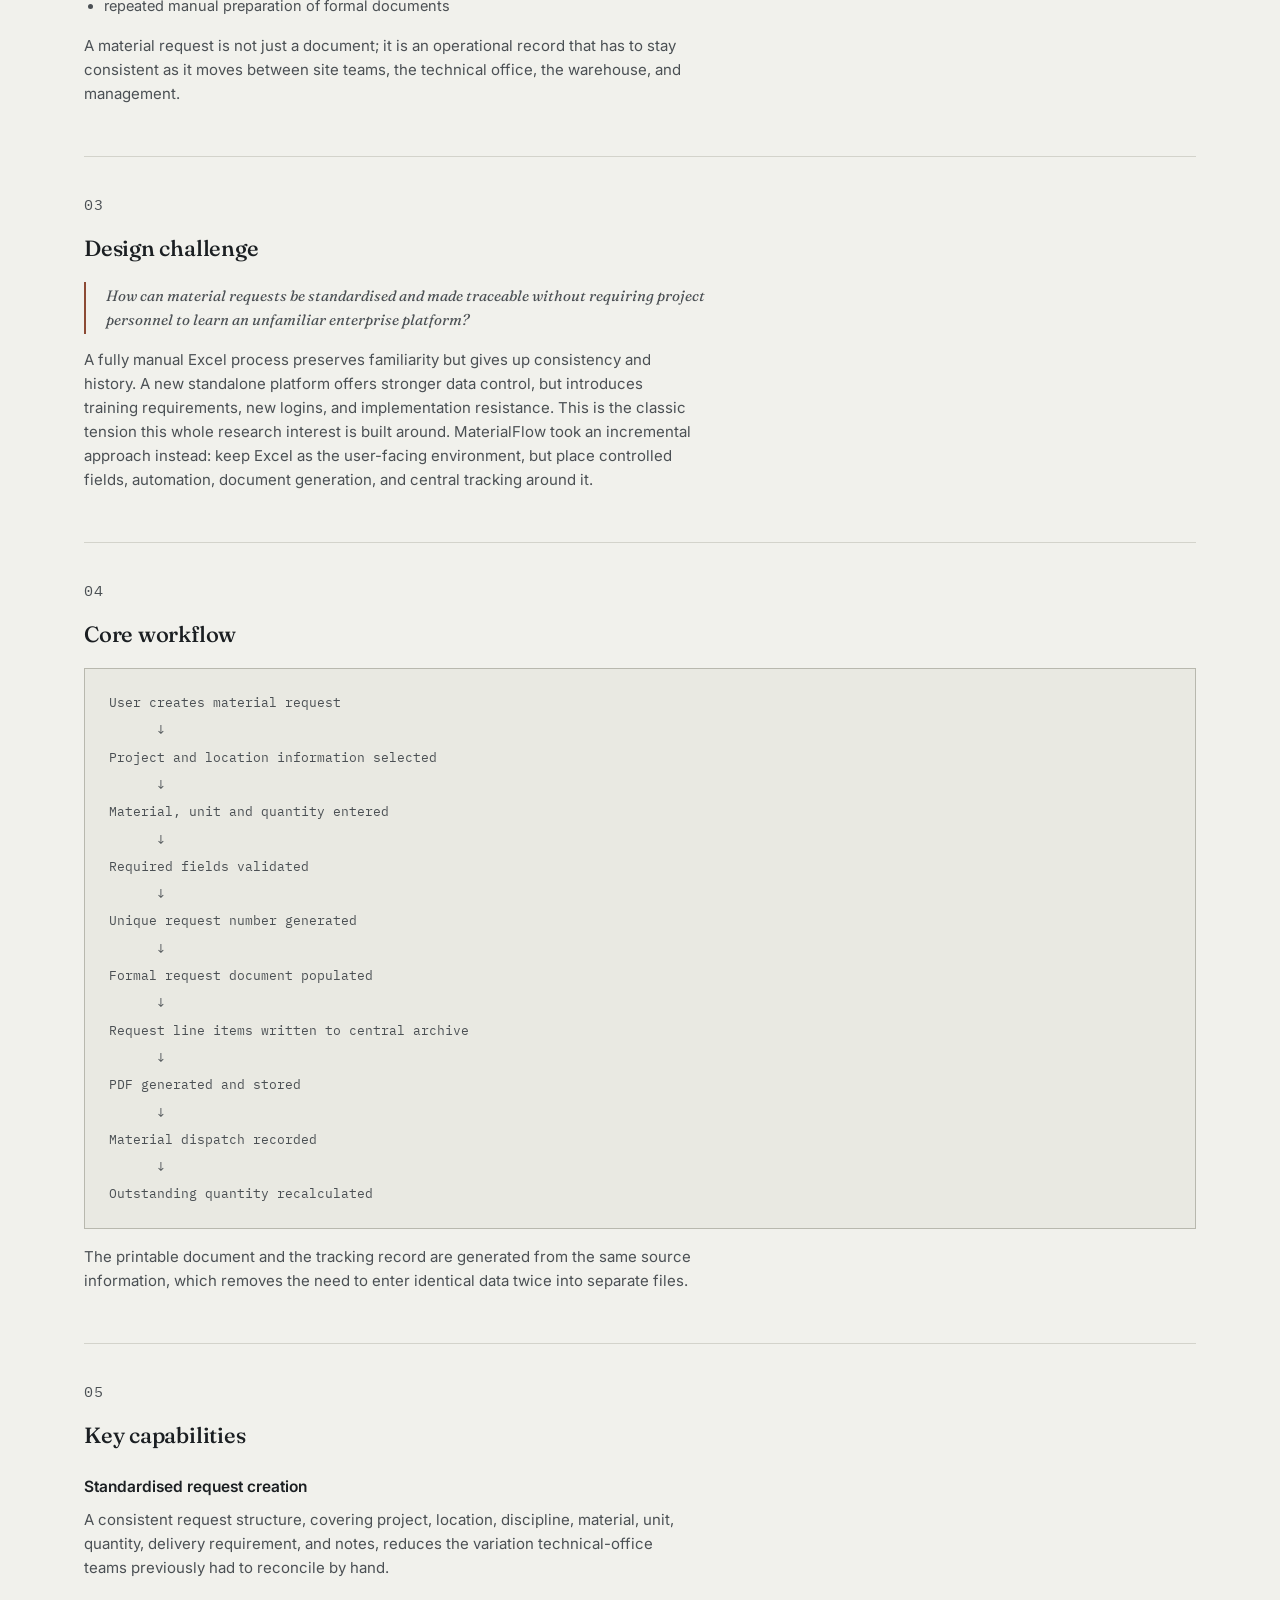
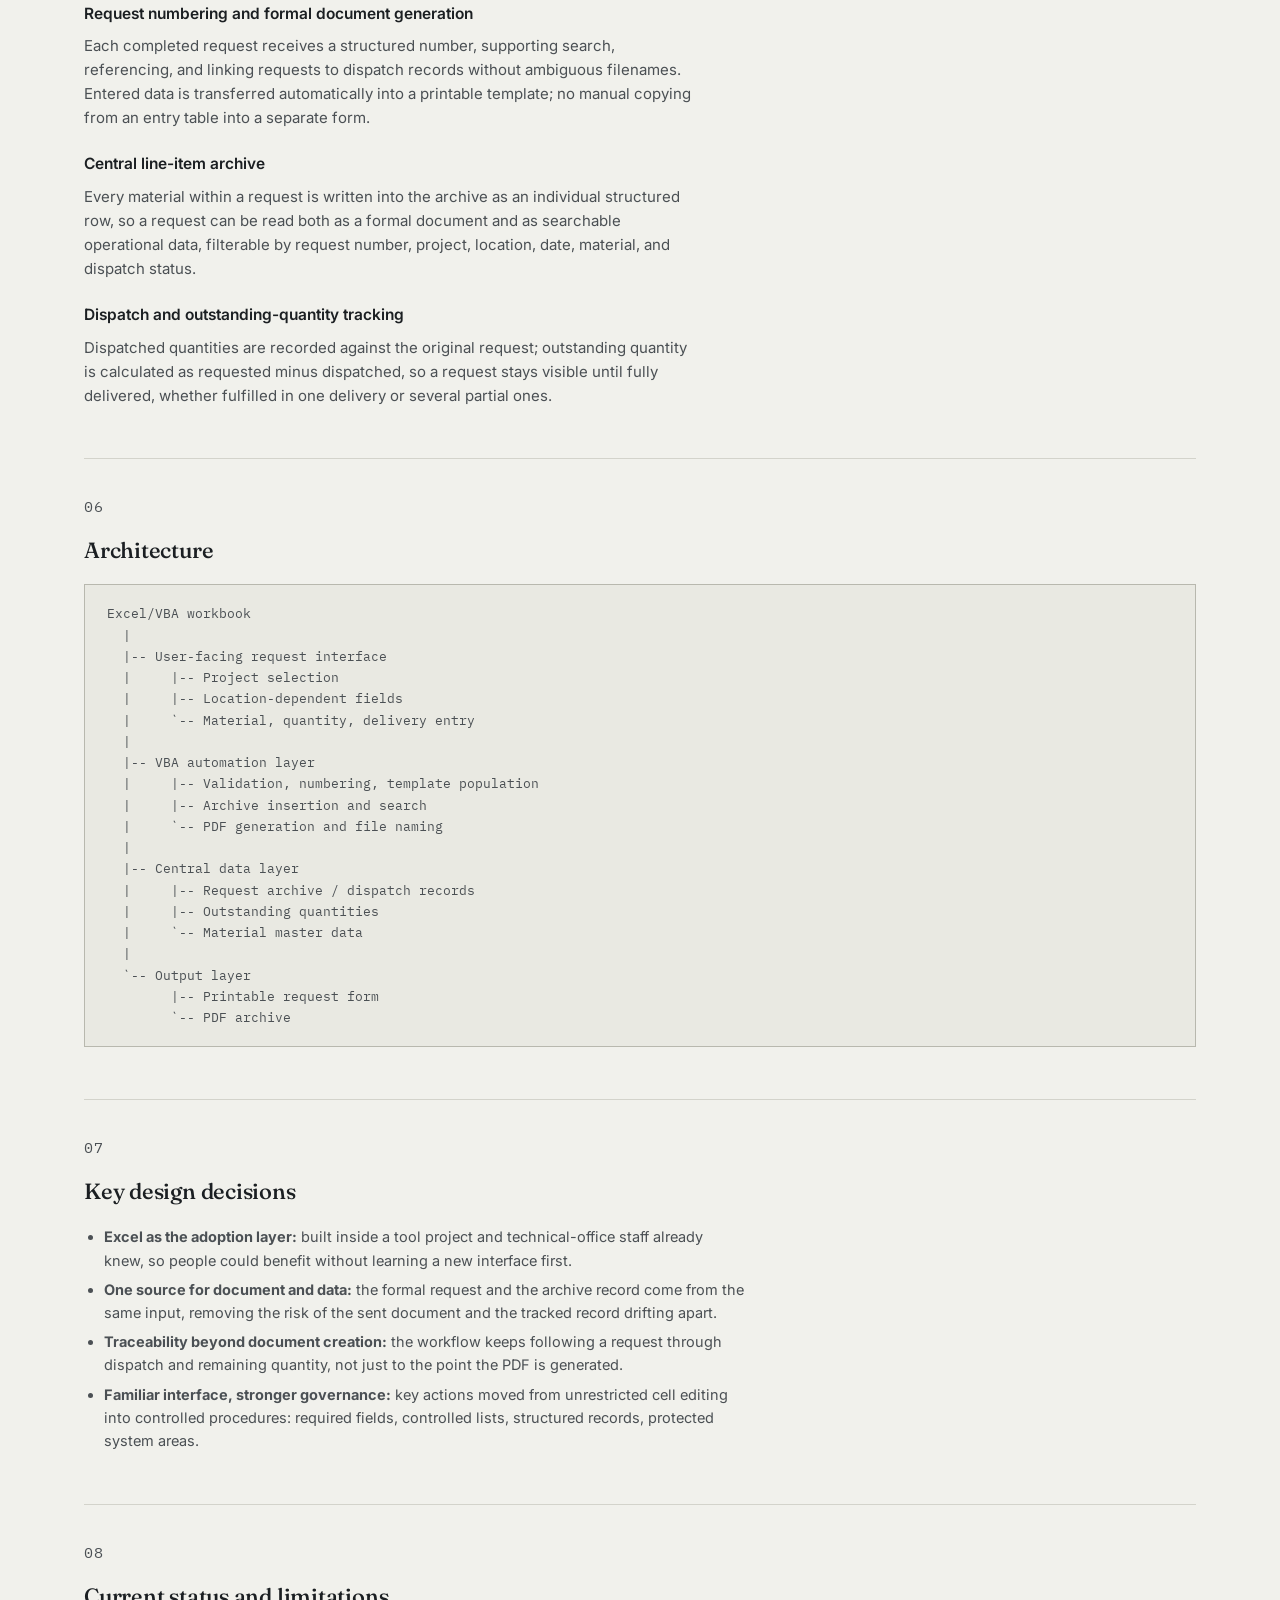
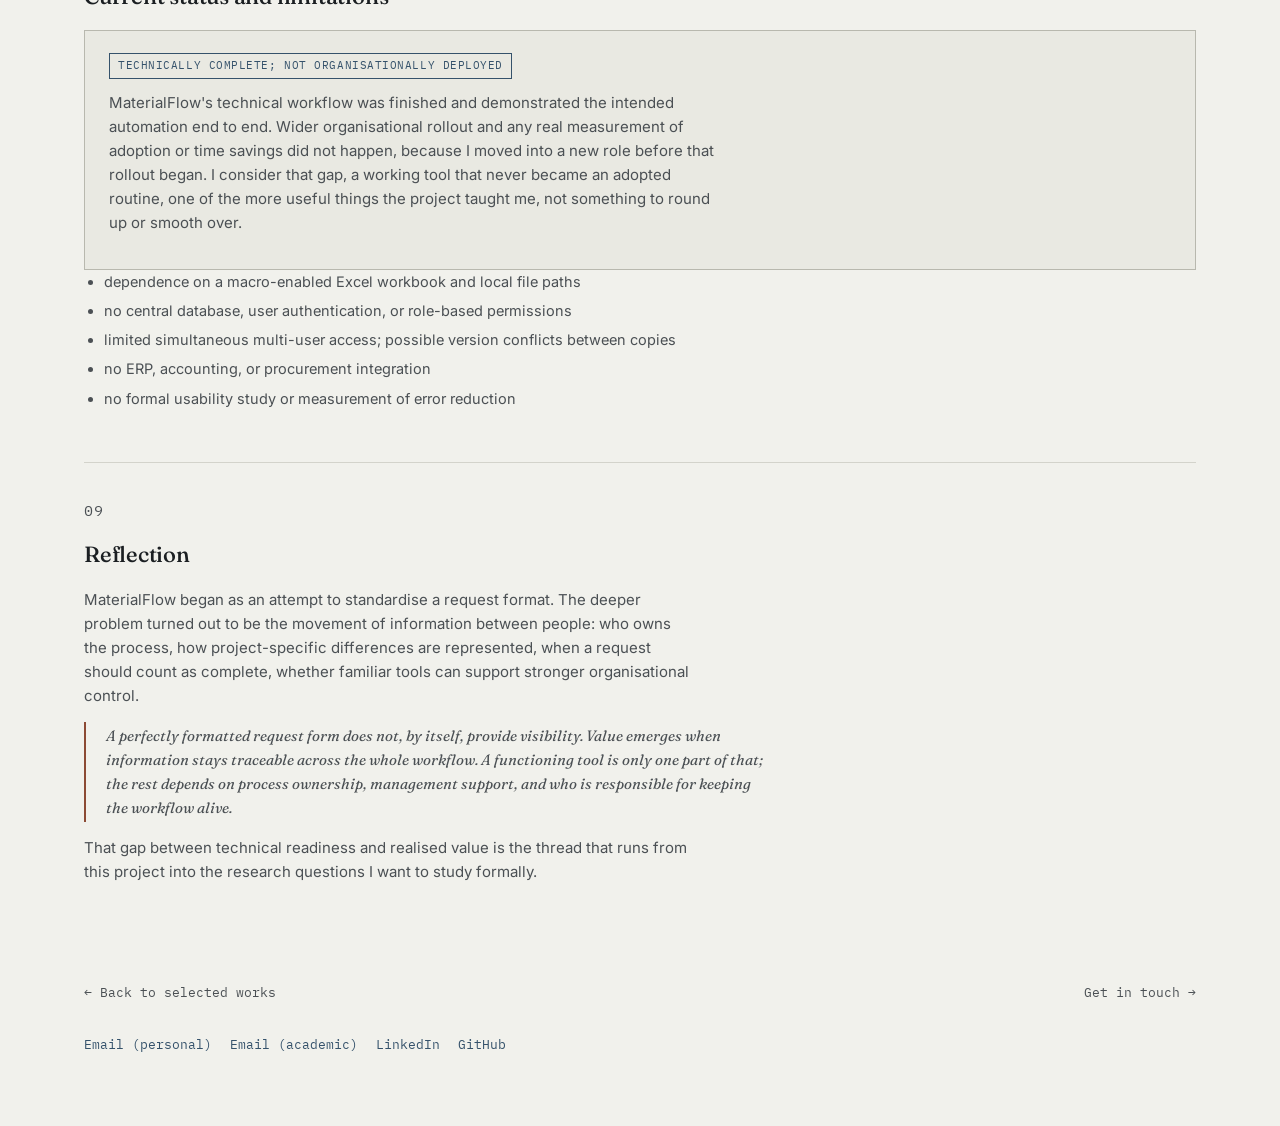
<file: projects/materialflow.html>
<!DOCTYPE html>
<html lang="en">
<head>
<meta charset="UTF-8">
<meta name="viewport" content="width=device-width, initial-scale=1.0">
<title>MaterialFlow | Case Study | Alp Kaan Erkul</title>
<meta name="description" content="MaterialFlow: an Excel/VBA operational system for traceable material requests and dispatch tracking on distributed construction sites.">
<link rel="preconnect" href="https://fonts.googleapis.com">
<link rel="preconnect" href="https://fonts.gstatic.com" crossorigin>
<link href="https://fonts.googleapis.com/css2?family=Fraunces:opsz,wght@9..144,400;9..144,500;9..144,600&family=Inter:wght@400;500;600&family=IBM+Plex+Mono:wght@400;500&display=swap" rel="stylesheet">
<link rel="stylesheet" href="../style.css">
</head>
<body>

<div class="reg tl" aria-hidden="true"></div>
<div class="reg tr" aria-hidden="true"></div>
<div class="reg bl" aria-hidden="true"></div>
<div class="reg br" aria-hidden="true"></div>

<div class="sheet">

  <header class="masthead">
    <div class="masthead-row">
      <div class="wordmark">A. KAAN ERKUL <strong>WORKING NOTES</strong></div>
      <nav class="top-nav" aria-label="Section navigation">
        <a href="../index.html#work">All work</a>
        <a href="../index.html#contact">Contact</a>
      </nav>
    </div>
  </header>

  <section style="padding-top:44px;">
    <a class="back-link" href="../index.html#work">&larr; Back to selected works</a>

    <p class="case-eyebrow">Excel / VBA: Working Prototype</p>
    <h1 class="case-title">MaterialFlow</h1>
    <p class="case-tagline">Traceable material-request and dispatch management for distributed construction sites.</p>

    <div class="meta-grid">
      <div class="meta-cell">
        <p class="k">Project type</p>
        <p class="v">Independent operational system, developed from a real technical-office workflow</p>
      </div>
      <div class="meta-cell">
        <p class="k">Role</p>
        <p class="v">Workflow analysis, process design, workbook architecture, VBA automation, interface design</p>
      </div>
      <div class="meta-cell">
        <p class="k">Primary users</p>
        <p class="v">Site engineers, technical-office teams, material coordinators, warehouse personnel</p>
      </div>
      <div class="meta-cell">
        <p class="k">Development status</p>
        <p class="v">Technical workflow completed; not organisationally rolled out because I moved into a new role before adoption began</p>
      </div>
      <div class="meta-cell">
        <p class="k">Core technologies</p>
        <p class="v">Microsoft Excel, VBA, structured worksheets, data validation, automated PDF export, local file-based archiving</p>
      </div>
    </div>
  </section>

  <section class="case-section sheet">
    <p class="case-num">01</p>
    <h2>Overview</h2>
    
    <p>MaterialFlow is a material-request and dispatch-management system built for construction projects
    operating across multiple sites and locations. It was designed to replace inconsistent request documents
    and fragmented material-tracking files with a single controlled workflow.</p>
    <p>Users prepare requests through a structured Excel interface. The system validates the information,
    generates a unique request number, produces a formal request document, exports it as a PDF, and records
    each requested item in a central archive. As materials are dispatched, the system records delivered
    quantities and calculates what remains outstanding, while keeping the familiar Excel environment project
    teams already used.</p>

  </section>

  <section class="case-section sheet">
    <p class="case-num">02</p>
    <h2>The problem</h2>
    
    <p>Material requests from distributed sites were typically communicated through independently prepared
    Excel files, handwritten forms, email attachments, calls, and informal lists. Even where a standard form
    existed, information was entered differently by each project or person. In practice this produced:</p>
        <ul>
      <li>inconsistent request formats and incomplete project or location information</li>
      <li>duplicated requests and unclear document numbering</li>
      <li>difficulty identifying the latest version of a file</li>
      <li>a weak link between requests and dispatch records</li>
      <li>uncertainty about how much material remained outstanding</li>
      <li>repeated manual preparation of formal documents</li>
    </ul>

    <p>A material request is not just a document; it is an operational record that has to stay consistent as
    it moves between site teams, the technical office, the warehouse, and management.</p>

  </section>

  <section class="case-section sheet">
    <p class="case-num">03</p>
    <h2>Design challenge</h2>
    
    <p class="pull">How can material requests be standardised and made traceable without requiring project
    personnel to learn an unfamiliar enterprise platform?</p>
    <p>A fully manual Excel process preserves familiarity but gives up consistency and history. A new
    standalone platform offers stronger data control, but introduces training requirements, new logins, and
    implementation resistance. This is the classic tension this whole research interest is built around. MaterialFlow
    took an incremental approach instead: keep Excel as the user-facing environment, but place controlled
    fields, automation, document generation, and central tracking around it.</p>

  </section>

  <section class="case-section sheet">
    <p class="case-num">04</p>
    <h2>Core workflow</h2>
    
    <div class="workflow">User creates material request
      &darr;
Project and location information selected
      &darr;
Material, unit and quantity entered
      &darr;
Required fields validated
      &darr;
Unique request number generated
      &darr;
Formal request document populated
      &darr;
Request line items written to central archive
      &darr;
PDF generated and stored
      &darr;
Material dispatch recorded
      &darr;
Outstanding quantity recalculated</div>
    <p>The printable document and the tracking record are generated from the same source information, which
    removes the need to enter identical data twice into separate files.</p>

  </section>

  <section class="case-section sheet">
    <p class="case-num">05</p>
    <h2>Key capabilities</h2>
    
    <h3>Standardised request creation</h3>
    <p>A consistent request structure, covering project, location, discipline, material, unit, quantity, delivery
    requirement, and notes, reduces the variation technical-office teams previously had to reconcile by hand.</p>
    <h3>Request numbering and formal document generation</h3>
    <p>Each completed request receives a structured number, supporting search, referencing, and linking
    requests to dispatch records without ambiguous filenames. Entered data is transferred automatically into
    a printable template; no manual copying from an entry table into a separate form.</p>
    <h3>Central line-item archive</h3>
    <p>Every material within a request is written into the archive as an individual structured row, so a
    request can be read both as a formal document and as searchable operational data, filterable by request
    number, project, location, date, material, and dispatch status.</p>
    <h3>Dispatch and outstanding-quantity tracking</h3>
    <p>Dispatched quantities are recorded against the original request; outstanding quantity is calculated as
    requested minus dispatched, so a request stays visible until fully delivered, whether fulfilled in one
    delivery or several partial ones.</p>

  </section>

  <section class="case-section sheet">
    <p class="case-num">06</p>
    <h2>Architecture</h2>
    
    <div class="diagram">Excel/VBA workbook
  |
  |-- User-facing request interface
  |     |-- Project selection
  |     |-- Location-dependent fields
  |     `-- Material, quantity, delivery entry
  |
  |-- VBA automation layer
  |     |-- Validation, numbering, template population
  |     |-- Archive insertion and search
  |     `-- PDF generation and file naming
  |
  |-- Central data layer
  |     |-- Request archive / dispatch records
  |     |-- Outstanding quantities
  |     `-- Material master data
  |
  `-- Output layer
        |-- Printable request form
        `-- PDF archive</div>

  </section>

  <section class="case-section sheet">
    <p class="case-num">07</p>
    <h2>Key design decisions</h2>
        <ul>
      <li><strong>Excel as the adoption layer:</strong> built inside a tool project and technical-office staff already knew, so people could benefit without learning a new interface first.</li>
      <li><strong>One source for document and data:</strong> the formal request and the archive record come from the same input, removing the risk of the sent document and the tracked record drifting apart.</li>
      <li><strong>Traceability beyond document creation:</strong> the workflow keeps following a request through dispatch and remaining quantity, not just to the point the PDF is generated.</li>
      <li><strong>Familiar interface, stronger governance:</strong> key actions moved from unrestricted cell editing into controlled procedures: required fields, controlled lists, structured records, protected system areas.</li>
    </ul>

  </section>

  <section class="case-section sheet">
    <p class="case-num">08</p>
    <h2>Current status and limitations</h2>
    
    <div class="status-box">
      <span class="tag">Technically complete; not organisationally deployed</span>
      <p>MaterialFlow's technical workflow was finished and demonstrated the intended automation end to end.
      Wider organisational rollout and any real measurement of adoption or time savings did not happen,
      because I moved into a new role before that rollout began. I consider that gap, a working tool that
      never became an adopted routine, one of the more useful things the project taught me, not something to
      round up or smooth over.</p>
    </div>
        <ul>
      <li>dependence on a macro-enabled Excel workbook and local file paths</li>
      <li>no central database, user authentication, or role-based permissions</li>
      <li>limited simultaneous multi-user access; possible version conflicts between copies</li>
      <li>no ERP, accounting, or procurement integration</li>
      <li>no formal usability study or measurement of error reduction</li>
    </ul>

  </section>

  <section class="case-section sheet">
    <p class="case-num">09</p>
    <h2>Reflection</h2>
    
    <p>MaterialFlow began as an attempt to standardise a request format. The deeper problem turned out to be
    the movement of information between people: who owns the process, how project-specific differences are
    represented, when a request should count as complete, whether familiar tools can support stronger
    organisational control.</p>
    <p class="pull">A perfectly formatted request form does not, by itself, provide visibility. Value emerges
    when information stays traceable across the whole workflow. A functioning tool is only one part of
    that; the rest depends on process ownership, management support, and who is responsible for keeping the
    workflow alive.</p>
    <p>That gap between technical readiness and realised value is the thread that runs from this project into
    the research questions I want to study formally.</p>

  </section>

  <div class="case-nav sheet" style="padding-bottom:8px;">
    <a href="../index.html#work">&larr; Back to selected works</a>
    <a href="../index.html#contact">Get in touch &rarr;</a>
  </div>

  <footer id="contact" style="padding-top:24px;">
    <div class="foot-row">
      <div class="foot-links">
        <a href="mailto:benkaanerkul@gmail.com" data-copy-email title="Click to copy email address">Email (personal)</a>
        <a href="mailto:erkul24@itu.edu.tr" data-copy-email title="Click to copy email address">Email (academic)</a>
        <a href="https://www.linkedin.com/in/alpkaanerkul/" target="_blank" rel="noopener">LinkedIn</a>
        <a href="https://github.com/alpkaanerkul" target="_blank" rel="noopener">GitHub</a>
      </div>
    </div>
  </footer>

</div>

<div class="toast" id="emailToast" role="status" aria-live="polite"></div>

<script>
  (function () {
    var toast = document.getElementById('emailToast');
    var hideTimer = null;
    function showToast(message) {
      toast.textContent = message;
      toast.classList.add('show');
      if (hideTimer) clearTimeout(hideTimer);
      hideTimer = setTimeout(function () { toast.classList.remove('show'); }, 2200);
    }
    var links = document.querySelectorAll('a[data-copy-email]');
    links.forEach(function (link) {
      link.addEventListener('click', function (e) {
        var email = link.getAttribute('href').replace(/^mailto:/, '');
        if (navigator.clipboard && window.isSecureContext) {
          e.preventDefault();
          navigator.clipboard.writeText(email).then(function () {
            showToast('Copied: ' + email);
          }).catch(function () {
            window.location.href = link.getAttribute('href');
          });
        }
      });
    });
  })();
</script>

</body>
</html>
</file>
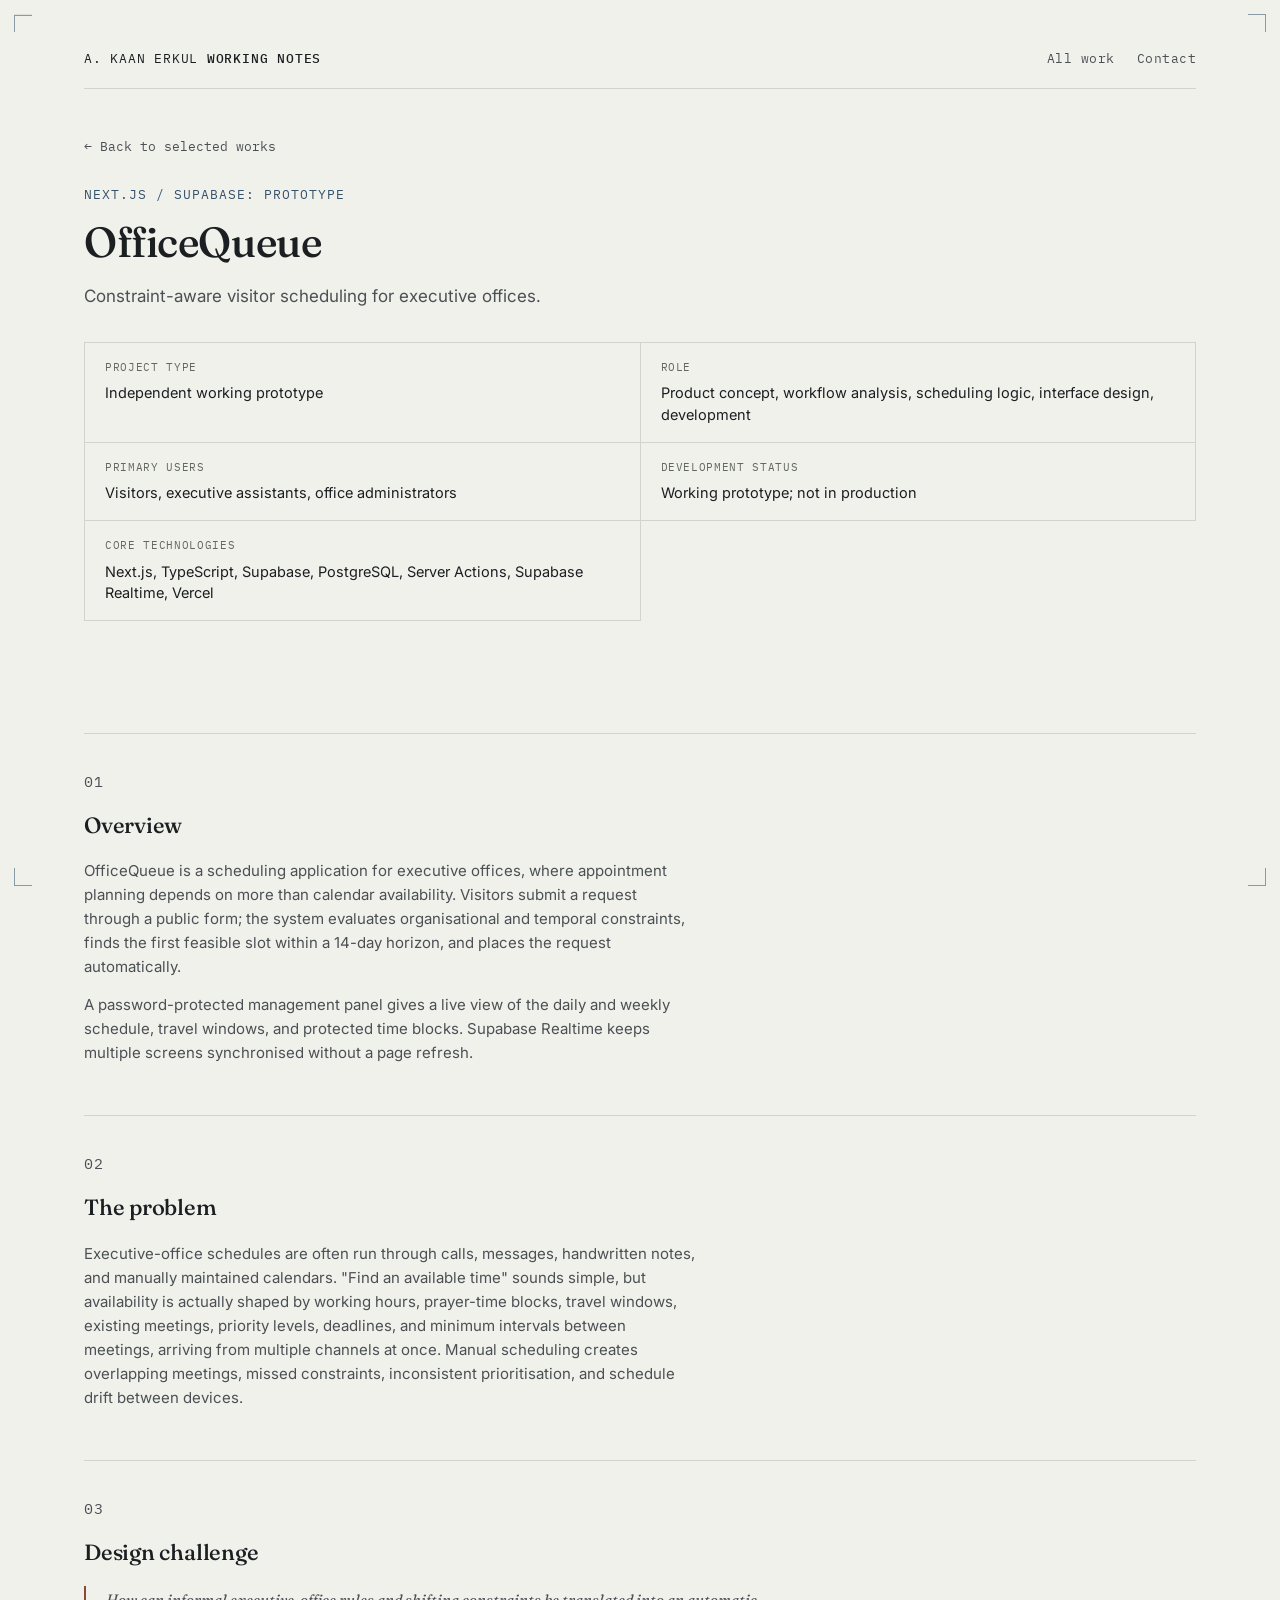
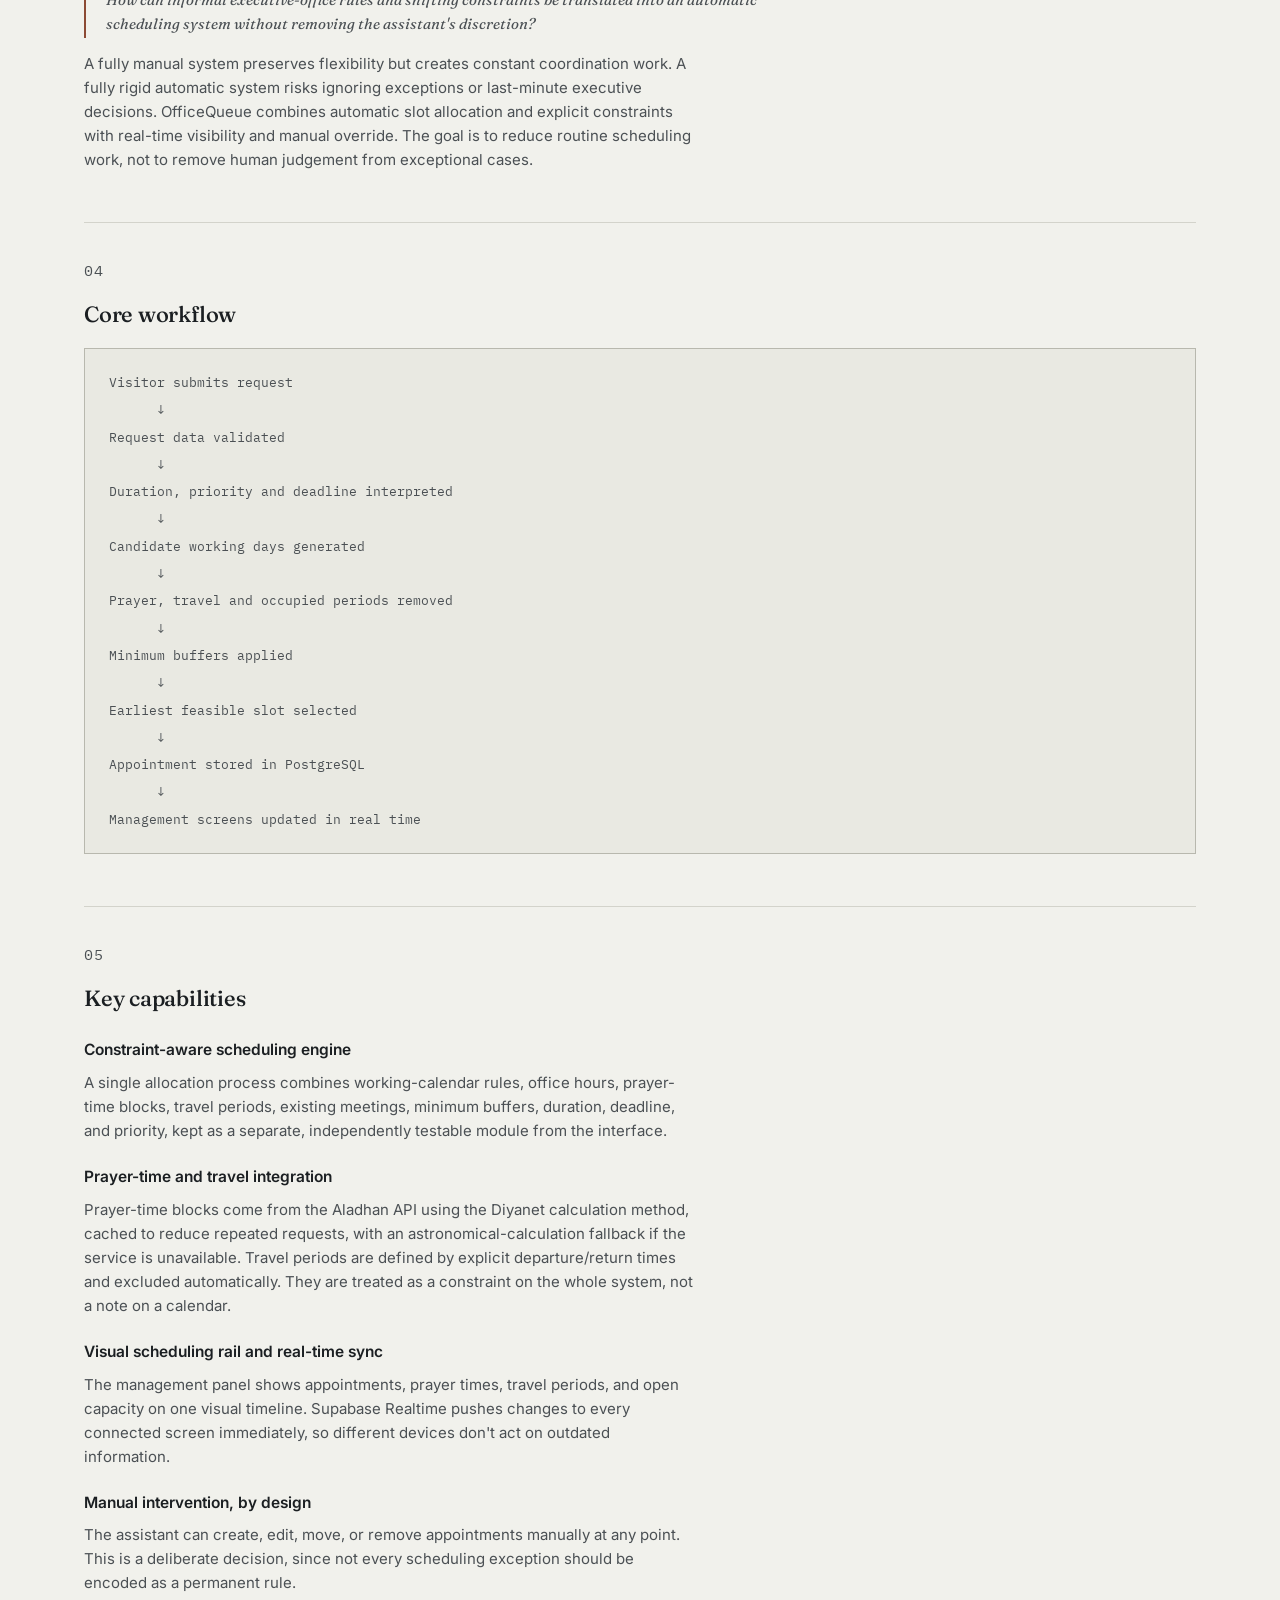
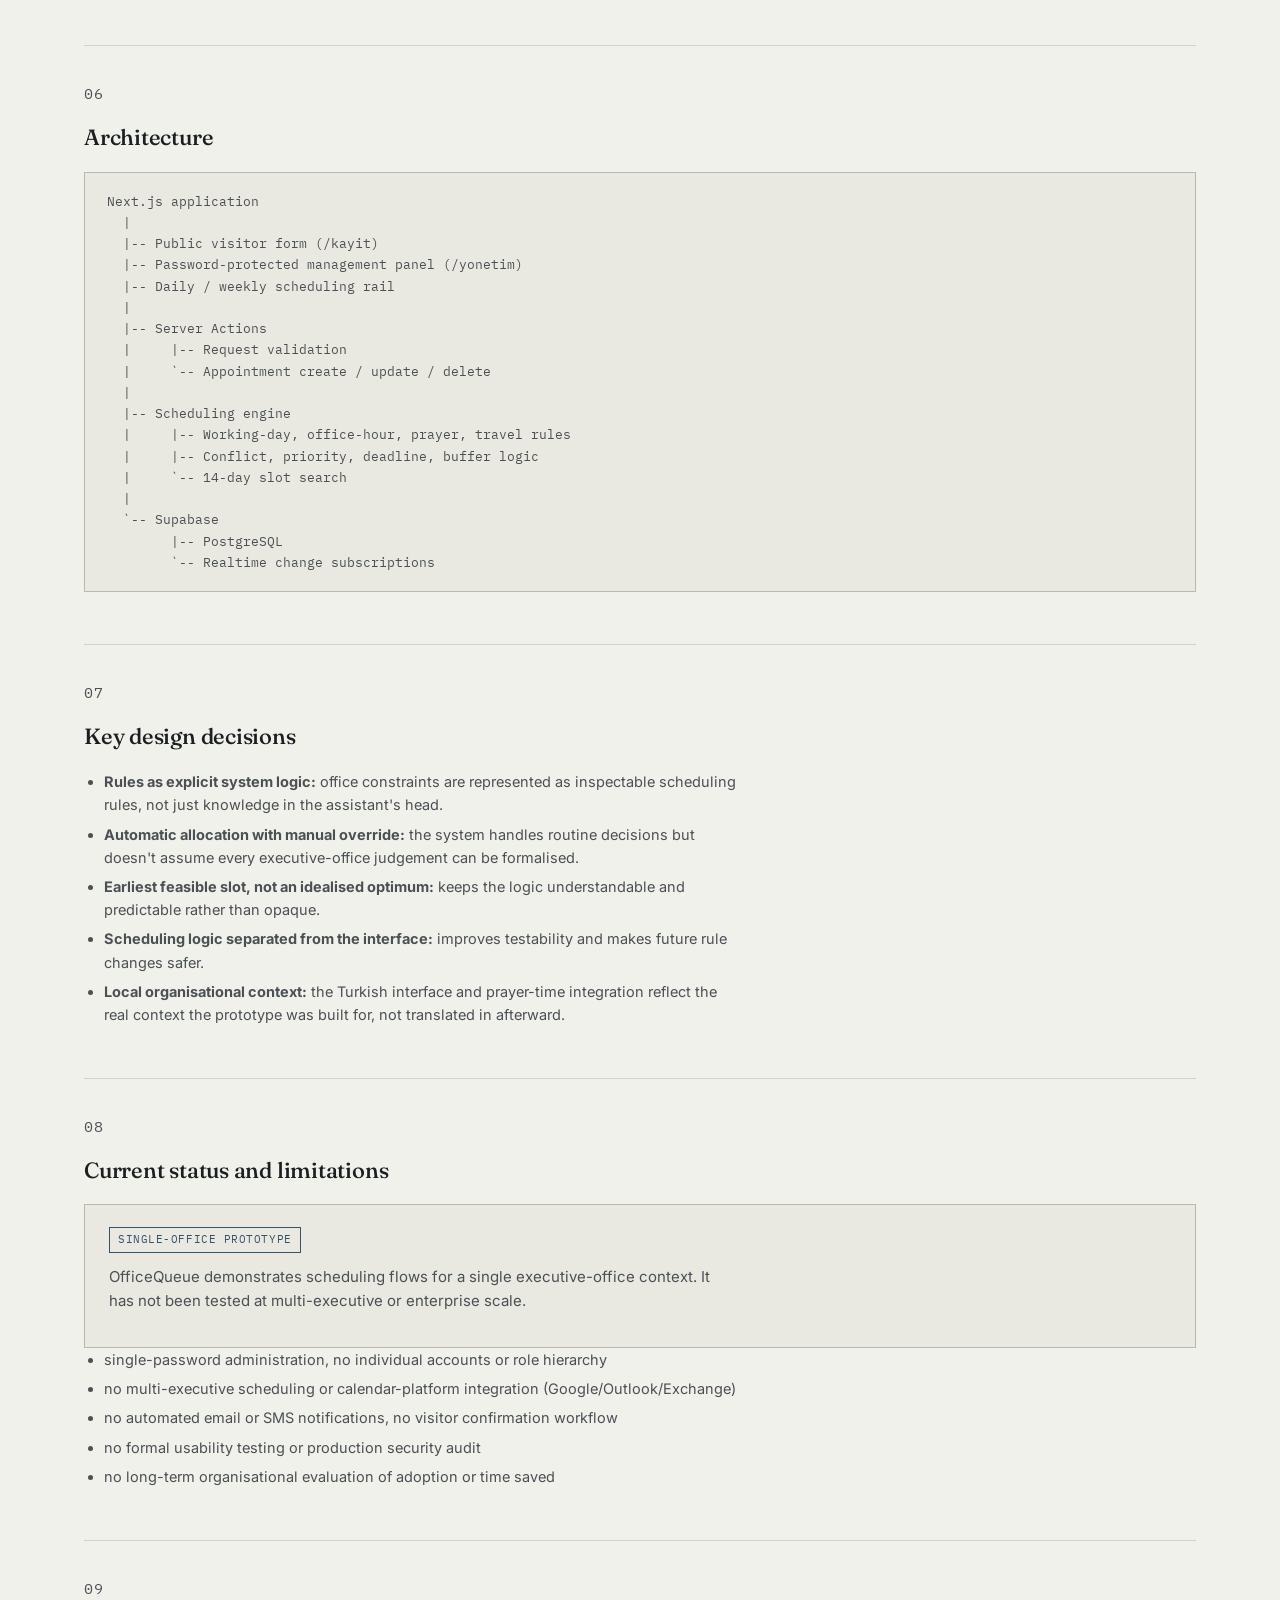
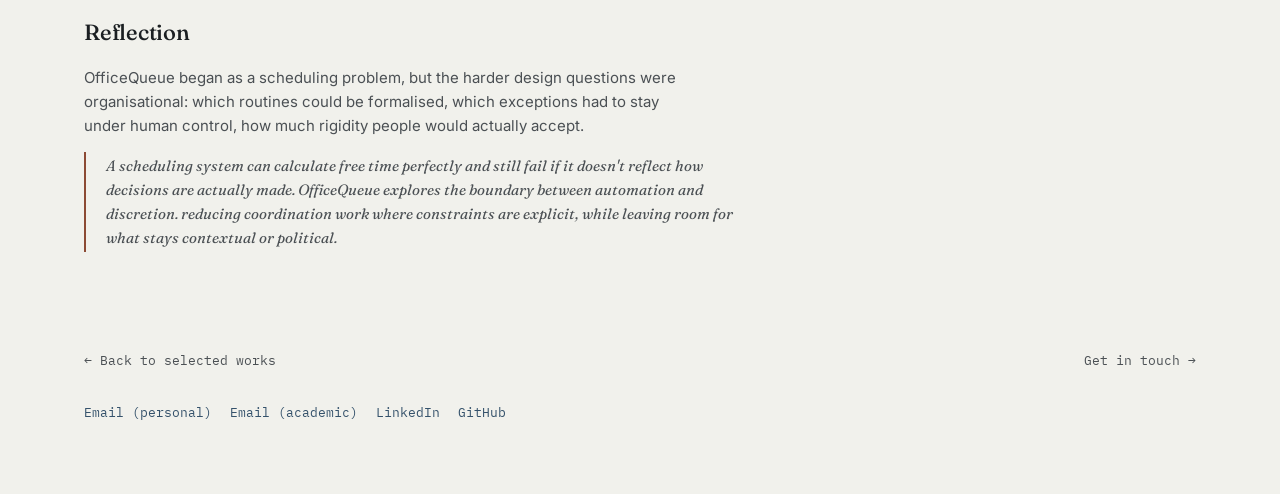
<file: projects/officequeue.html>
<!DOCTYPE html>
<html lang="en">
<head>
<meta charset="UTF-8">
<meta name="viewport" content="width=device-width, initial-scale=1.0">
<title>OfficeQueue | Case Study | Alp Kaan Erkul</title>
<meta name="description" content="OfficeQueue: a constraint-aware, real-time visitor scheduling system for executive offices, built with Next.js and Supabase.">
<link rel="preconnect" href="https://fonts.googleapis.com">
<link rel="preconnect" href="https://fonts.gstatic.com" crossorigin>
<link href="https://fonts.googleapis.com/css2?family=Fraunces:opsz,wght@9..144,400;9..144,500;9..144,600&family=Inter:wght@400;500;600&family=IBM+Plex+Mono:wght@400;500&display=swap" rel="stylesheet">
<link rel="stylesheet" href="../style.css">
</head>
<body>

<div class="reg tl" aria-hidden="true"></div>
<div class="reg tr" aria-hidden="true"></div>
<div class="reg bl" aria-hidden="true"></div>
<div class="reg br" aria-hidden="true"></div>

<div class="sheet">

  <header class="masthead">
    <div class="masthead-row">
      <div class="wordmark">A. KAAN ERKUL <strong>WORKING NOTES</strong></div>
      <nav class="top-nav" aria-label="Section navigation">
        <a href="../index.html#work">All work</a>
        <a href="../index.html#contact">Contact</a>
      </nav>
    </div>
  </header>

  <section style="padding-top:44px;">
    <a class="back-link" href="../index.html#work">&larr; Back to selected works</a>

    <p class="case-eyebrow">Next.js / Supabase: Prototype</p>
    <h1 class="case-title">OfficeQueue</h1>
    <p class="case-tagline">Constraint-aware visitor scheduling for executive offices.</p>

    <div class="meta-grid">
      <div class="meta-cell">
        <p class="k">Project type</p>
        <p class="v">Independent working prototype</p>
      </div>
      <div class="meta-cell">
        <p class="k">Role</p>
        <p class="v">Product concept, workflow analysis, scheduling logic, interface design, development</p>
      </div>
      <div class="meta-cell">
        <p class="k">Primary users</p>
        <p class="v">Visitors, executive assistants, office administrators</p>
      </div>
      <div class="meta-cell">
        <p class="k">Development status</p>
        <p class="v">Working prototype; not in production</p>
      </div>
      <div class="meta-cell">
        <p class="k">Core technologies</p>
        <p class="v">Next.js, TypeScript, Supabase, PostgreSQL, Server Actions, Supabase Realtime, Vercel</p>
      </div>
    </div>
  </section>

  <section class="case-section sheet">
    <p class="case-num">01</p>
    <h2>Overview</h2>
    
    <p>OfficeQueue is a scheduling application for executive offices, where appointment planning depends on
    more than calendar availability. Visitors submit a request through a public form; the system evaluates
    organisational and temporal constraints, finds the first feasible slot within a 14-day horizon, and places
    the request automatically.</p>
    <p>A password-protected management panel gives a live view of the daily and weekly schedule, travel
    windows, and protected time blocks. Supabase Realtime keeps multiple screens synchronised without a page
    refresh.</p>

  </section>

  <section class="case-section sheet">
    <p class="case-num">02</p>
    <h2>The problem</h2>
    
    <p>Executive-office schedules are often run through calls, messages, handwritten notes, and manually
    maintained calendars. "Find an available time" sounds simple, but availability is actually shaped by
    working hours, prayer-time blocks, travel windows, existing meetings, priority levels, deadlines, and
    minimum intervals between meetings, arriving from multiple channels at once. Manual scheduling creates
    overlapping meetings, missed constraints, inconsistent prioritisation, and schedule drift between devices.</p>

  </section>

  <section class="case-section sheet">
    <p class="case-num">03</p>
    <h2>Design challenge</h2>
    
    <p class="pull">How can informal executive-office rules and shifting constraints be translated into an
    automatic scheduling system without removing the assistant's discretion?</p>
    <p>A fully manual system preserves flexibility but creates constant coordination work. A fully rigid
    automatic system risks ignoring exceptions or last-minute executive decisions. OfficeQueue combines
    automatic slot allocation and explicit constraints with real-time visibility and manual override. The
    goal is to reduce routine scheduling work, not to remove human judgement from exceptional cases.</p>

  </section>

  <section class="case-section sheet">
    <p class="case-num">04</p>
    <h2>Core workflow</h2>
    
    <div class="workflow">Visitor submits request
      &darr;
Request data validated
      &darr;
Duration, priority and deadline interpreted
      &darr;
Candidate working days generated
      &darr;
Prayer, travel and occupied periods removed
      &darr;
Minimum buffers applied
      &darr;
Earliest feasible slot selected
      &darr;
Appointment stored in PostgreSQL
      &darr;
Management screens updated in real time</div>

  </section>

  <section class="case-section sheet">
    <p class="case-num">05</p>
    <h2>Key capabilities</h2>
    
    <h3>Constraint-aware scheduling engine</h3>
    <p>A single allocation process combines working-calendar rules, office hours, prayer-time blocks, travel
    periods, existing meetings, minimum buffers, duration, deadline, and priority, kept as a separate,
    independently testable module from the interface.</p>
    <h3>Prayer-time and travel integration</h3>
    <p>Prayer-time blocks come from the Aladhan API using the Diyanet calculation method, cached to reduce
    repeated requests, with an astronomical-calculation fallback if the service is unavailable. Travel periods
    are defined by explicit departure/return times and excluded automatically. They are treated as a constraint on the
    whole system, not a note on a calendar.</p>
    <h3>Visual scheduling rail and real-time sync</h3>
    <p>The management panel shows appointments, prayer times, travel periods, and open capacity on one visual
    timeline. Supabase Realtime pushes changes to every connected screen immediately, so different devices
    don't act on outdated information.</p>
    <h3>Manual intervention, by design</h3>
    <p>The assistant can create, edit, move, or remove appointments manually at any point. This is a deliberate
    decision, since not every scheduling exception should be encoded as a permanent rule.</p>

  </section>

  <section class="case-section sheet">
    <p class="case-num">06</p>
    <h2>Architecture</h2>
    
    <div class="diagram">Next.js application
  |
  |-- Public visitor form (/kayit)
  |-- Password-protected management panel (/yonetim)
  |-- Daily / weekly scheduling rail
  |
  |-- Server Actions
  |     |-- Request validation
  |     `-- Appointment create / update / delete
  |
  |-- Scheduling engine
  |     |-- Working-day, office-hour, prayer, travel rules
  |     |-- Conflict, priority, deadline, buffer logic
  |     `-- 14-day slot search
  |
  `-- Supabase
        |-- PostgreSQL
        `-- Realtime change subscriptions</div>

  </section>

  <section class="case-section sheet">
    <p class="case-num">07</p>
    <h2>Key design decisions</h2>
        <ul>
      <li><strong>Rules as explicit system logic:</strong> office constraints are represented as inspectable scheduling rules, not just knowledge in the assistant's head.</li>
      <li><strong>Automatic allocation with manual override:</strong> the system handles routine decisions but doesn't assume every executive-office judgement can be formalised.</li>
      <li><strong>Earliest feasible slot, not an idealised optimum:</strong> keeps the logic understandable and predictable rather than opaque.</li>
      <li><strong>Scheduling logic separated from the interface:</strong> improves testability and makes future rule changes safer.</li>
      <li><strong>Local organisational context:</strong> the Turkish interface and prayer-time integration reflect the real context the prototype was built for, not translated in afterward.</li>
    </ul>

  </section>

  <section class="case-section sheet">
    <p class="case-num">08</p>
    <h2>Current status and limitations</h2>
    
    <div class="status-box">
      <span class="tag">Single-office prototype</span>
      <p>OfficeQueue demonstrates scheduling flows for a single executive-office context. It has not been
      tested at multi-executive or enterprise scale.</p>
    </div>
        <ul>
      <li>single-password administration, no individual accounts or role hierarchy</li>
      <li>no multi-executive scheduling or calendar-platform integration (Google/Outlook/Exchange)</li>
      <li>no automated email or SMS notifications, no visitor confirmation workflow</li>
      <li>no formal usability testing or production security audit</li>
      <li>no long-term organisational evaluation of adoption or time saved</li>
    </ul>

  </section>

  <section class="case-section sheet">
    <p class="case-num">09</p>
    <h2>Reflection</h2>
    
    <p>OfficeQueue began as a scheduling problem, but the harder design questions were organisational: which
    routines could be formalised, which exceptions had to stay under human control, how much rigidity people
    would actually accept.</p>
    <p class="pull">A scheduling system can calculate free time perfectly and still fail if it doesn't reflect
    how decisions are actually made. OfficeQueue explores the boundary between automation and discretion.
    reducing coordination work where constraints are explicit, while leaving room for what stays contextual or
    political.</p>

  </section>

  <div class="case-nav sheet" style="padding-bottom:8px;">
    <a href="../index.html#work">&larr; Back to selected works</a>
    <a href="../index.html#contact">Get in touch &rarr;</a>
  </div>

  <footer id="contact" style="padding-top:24px;">
    <div class="foot-row">
      <div class="foot-links">
        <a href="mailto:benkaanerkul@gmail.com" data-copy-email title="Click to copy email address">Email (personal)</a>
        <a href="mailto:erkul24@itu.edu.tr" data-copy-email title="Click to copy email address">Email (academic)</a>
        <a href="https://www.linkedin.com/in/alpkaanerkul/" target="_blank" rel="noopener">LinkedIn</a>
        <a href="https://github.com/alpkaanerkul" target="_blank" rel="noopener">GitHub</a>
      </div>
    </div>
  </footer>

</div>

<div class="toast" id="emailToast" role="status" aria-live="polite"></div>

<script>
  (function () {
    var toast = document.getElementById('emailToast');
    var hideTimer = null;
    function showToast(message) {
      toast.textContent = message;
      toast.classList.add('show');
      if (hideTimer) clearTimeout(hideTimer);
      hideTimer = setTimeout(function () { toast.classList.remove('show'); }, 2200);
    }
    var links = document.querySelectorAll('a[data-copy-email]');
    links.forEach(function (link) {
      link.addEventListener('click', function (e) {
        var email = link.getAttribute('href').replace(/^mailto:/, '');
        if (navigator.clipboard && window.isSecureContext) {
          e.preventDefault();
          navigator.clipboard.writeText(email).then(function () {
            showToast('Copied: ' + email);
          }).catch(function () {
            window.location.href = link.getAttribute('href');
          });
        }
      });
    });
  })();
</script>

</body>
</html>
</file>
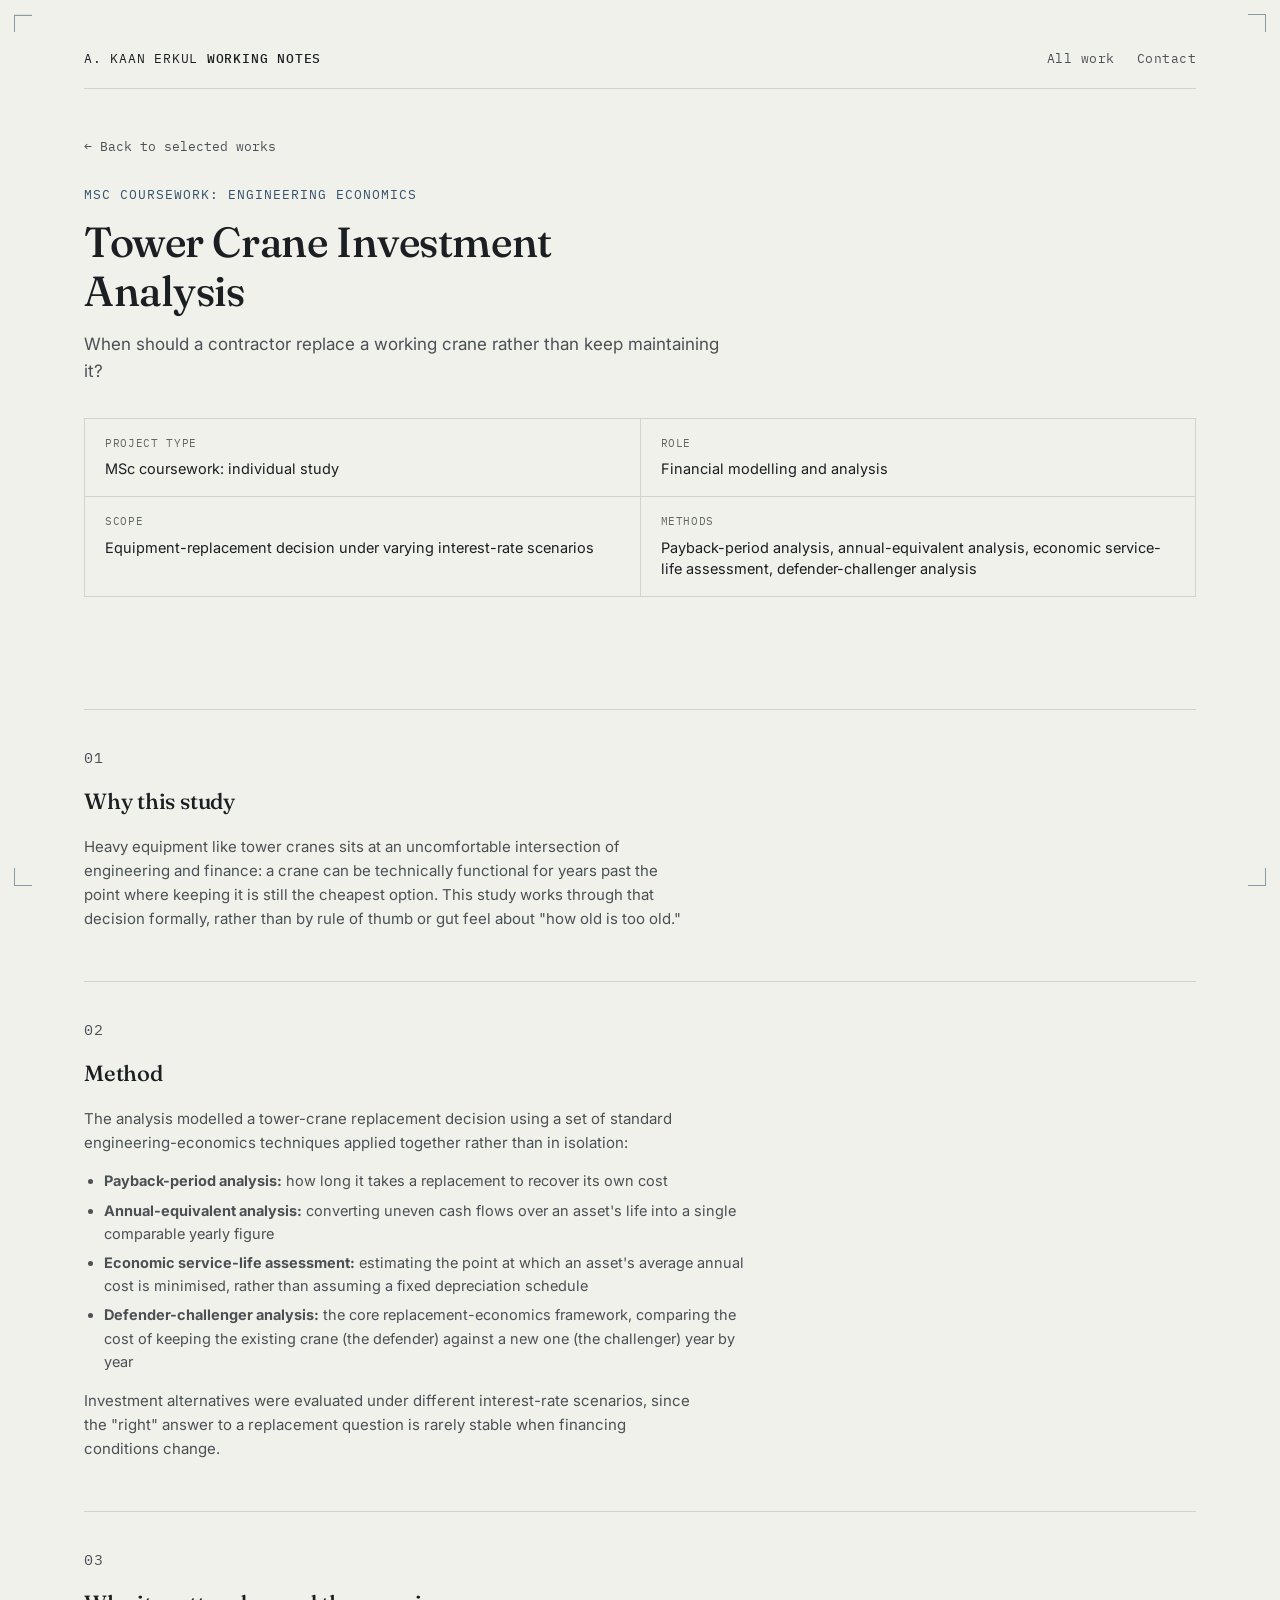
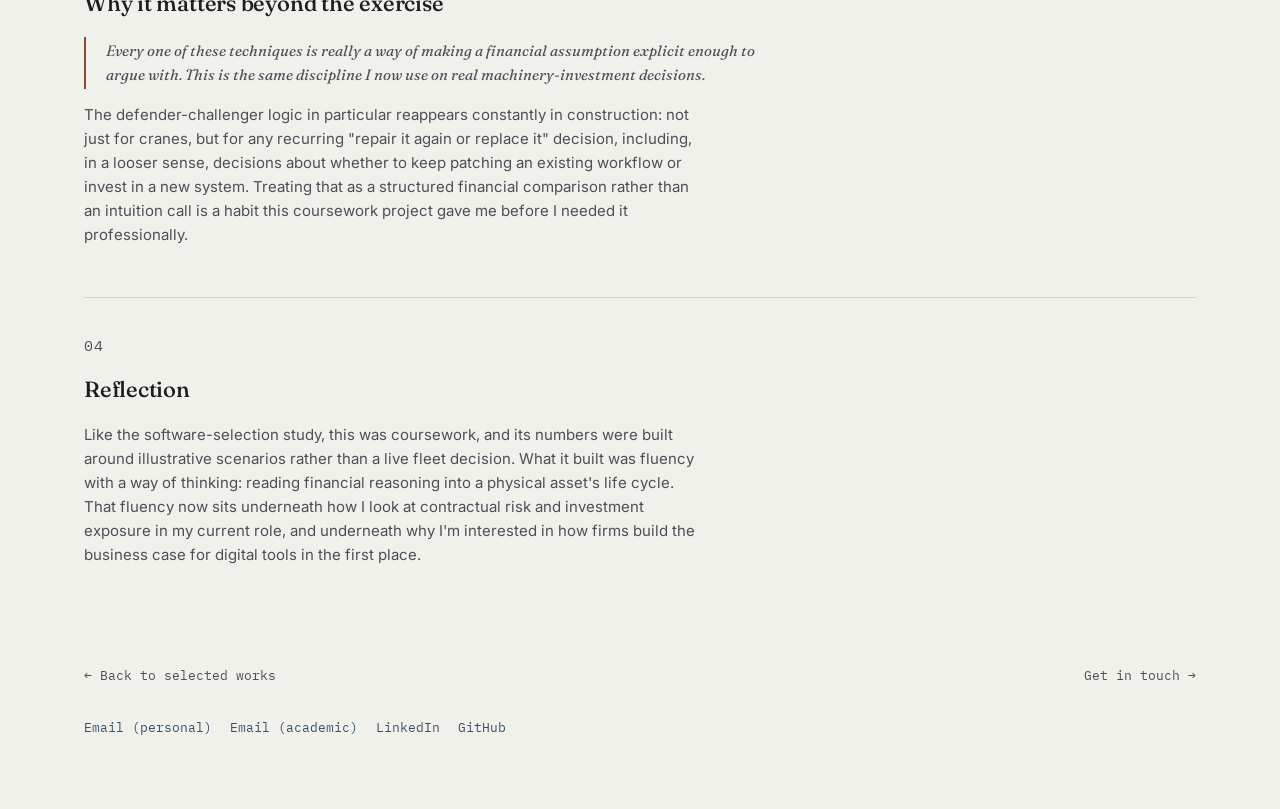
<file: projects/tower-crane-investment.html>
<!DOCTYPE html>
<html lang="en">
<head>
<meta charset="UTF-8">
<meta name="viewport" content="width=device-width, initial-scale=1.0">
<title>Tower Crane Investment Analysis | Case Study | Alp Kaan Erkul</title>
<meta name="description" content="An MSc engineering-economics study applying payback-period, annual-equivalent, and defender-challenger analysis to tower crane replacement decisions.">
<link rel="preconnect" href="https://fonts.googleapis.com">
<link rel="preconnect" href="https://fonts.gstatic.com" crossorigin>
<link href="https://fonts.googleapis.com/css2?family=Fraunces:opsz,wght@9..144,400;9..144,500;9..144,600&family=Inter:wght@400;500;600&family=IBM+Plex+Mono:wght@400;500&display=swap" rel="stylesheet">
<link rel="stylesheet" href="../style.css">
</head>
<body>

<div class="reg tl" aria-hidden="true"></div>
<div class="reg tr" aria-hidden="true"></div>
<div class="reg bl" aria-hidden="true"></div>
<div class="reg br" aria-hidden="true"></div>

<div class="sheet">

  <header class="masthead">
    <div class="masthead-row">
      <div class="wordmark">A. KAAN ERKUL <strong>WORKING NOTES</strong></div>
      <nav class="top-nav" aria-label="Section navigation">
        <a href="../index.html#work">All work</a>
        <a href="../index.html#contact">Contact</a>
      </nav>
    </div>
  </header>

  <section style="padding-top:44px;">
    <a class="back-link" href="../index.html#work">&larr; Back to selected works</a>

    <p class="case-eyebrow">MSc Coursework: Engineering Economics</p>
    <h1 class="case-title">Tower Crane Investment Analysis</h1>
    <p class="case-tagline">When should a contractor replace a working crane rather than keep maintaining it?</p>

    <div class="meta-grid">
      <div class="meta-cell">
        <p class="k">Project type</p>
        <p class="v">MSc coursework: individual study</p>
      </div>
      <div class="meta-cell">
        <p class="k">Role</p>
        <p class="v">Financial modelling and analysis</p>
      </div>
      <div class="meta-cell">
        <p class="k">Scope</p>
        <p class="v">Equipment-replacement decision under varying interest-rate scenarios</p>
      </div>
      <div class="meta-cell">
        <p class="k">Methods</p>
        <p class="v">Payback-period analysis, annual-equivalent analysis, economic service-life assessment, defender-challenger analysis</p>
      </div>
    </div>
  </section>

  <section class="case-section sheet">
    <p class="case-num">01</p>
    <h2>Why this study</h2>
    
    <p>Heavy equipment like tower cranes sits at an uncomfortable intersection of engineering and finance:
    a crane can be technically functional for years past the point where keeping it is still the cheapest
    option. This study works through that decision formally, rather than by rule of thumb or gut feel about
    "how old is too old."</p>

  </section>

  <section class="case-section sheet">
    <p class="case-num">02</p>
    <h2>Method</h2>
    
    <p>The analysis modelled a tower-crane replacement decision using a set of standard engineering-economics
    techniques applied together rather than in isolation:</p>
        <ul>
      <li><strong>Payback-period analysis:</strong> how long it takes a replacement to recover its own cost</li>
      <li><strong>Annual-equivalent analysis:</strong> converting uneven cash flows over an asset's life into a single comparable yearly figure</li>
      <li><strong>Economic service-life assessment:</strong> estimating the point at which an asset's average annual cost is minimised, rather than assuming a fixed depreciation schedule</li>
      <li><strong>Defender-challenger analysis:</strong> the core replacement-economics framework, comparing the cost of keeping the existing crane (the defender) against a new one (the challenger) year by year</li>
    </ul>

    <p>Investment alternatives were evaluated under different interest-rate scenarios, since the "right" answer
    to a replacement question is rarely stable when financing conditions change.</p>

  </section>

  <section class="case-section sheet">
    <p class="case-num">03</p>
    <h2>Why it matters beyond the exercise</h2>
    
    <p class="pull">Every one of these techniques is really a way of making a financial assumption explicit
    enough to argue with. This is the same discipline I now use on real machinery-investment decisions.</p>
    <p>The defender-challenger logic in particular reappears constantly in construction: not just for cranes,
    but for any recurring "repair it again or replace it" decision, including, in a looser sense, decisions
    about whether to keep patching an existing workflow or invest in a new system. Treating that as a
    structured financial comparison rather than an intuition call is a habit this coursework project gave me
    before I needed it professionally.</p>

  </section>

  <section class="case-section sheet">
    <p class="case-num">04</p>
    <h2>Reflection</h2>
    
    <p>Like the software-selection study, this was coursework, and its numbers were built around illustrative
    scenarios rather than a live fleet decision. What it built was fluency with a way of thinking: reading
    financial reasoning into a physical asset's life cycle. That fluency now sits underneath how I look at contractual
    risk and investment exposure in my current role, and underneath why I'm interested in how firms build the
    business case for digital tools in the first place.</p>

  </section>

  <div class="case-nav sheet" style="padding-bottom:8px;">
    <a href="../index.html#work">&larr; Back to selected works</a>
    <a href="../index.html#contact">Get in touch &rarr;</a>
  </div>

  <footer id="contact" style="padding-top:24px;">
    <div class="foot-row">
      <div class="foot-links">
        <a href="mailto:benkaanerkul@gmail.com" data-copy-email title="Click to copy email address">Email (personal)</a>
        <a href="mailto:erkul24@itu.edu.tr" data-copy-email title="Click to copy email address">Email (academic)</a>
        <a href="https://www.linkedin.com/in/alpkaanerkul/" target="_blank" rel="noopener">LinkedIn</a>
        <a href="https://github.com/alpkaanerkul" target="_blank" rel="noopener">GitHub</a>
      </div>
    </div>
  </footer>

</div>

<div class="toast" id="emailToast" role="status" aria-live="polite"></div>

<script>
  (function () {
    var toast = document.getElementById('emailToast');
    var hideTimer = null;
    function showToast(message) {
      toast.textContent = message;
      toast.classList.add('show');
      if (hideTimer) clearTimeout(hideTimer);
      hideTimer = setTimeout(function () { toast.classList.remove('show'); }, 2200);
    }
    var links = document.querySelectorAll('a[data-copy-email]');
    links.forEach(function (link) {
      link.addEventListener('click', function (e) {
        var email = link.getAttribute('href').replace(/^mailto:/, '');
        if (navigator.clipboard && window.isSecureContext) {
          e.preventDefault();
          navigator.clipboard.writeText(email).then(function () {
            showToast('Copied: ' + email);
          }).catch(function () {
            window.location.href = link.getAttribute('href');
          });
        }
      });
    });
  })();
</script>

</body>
</html>
</file>
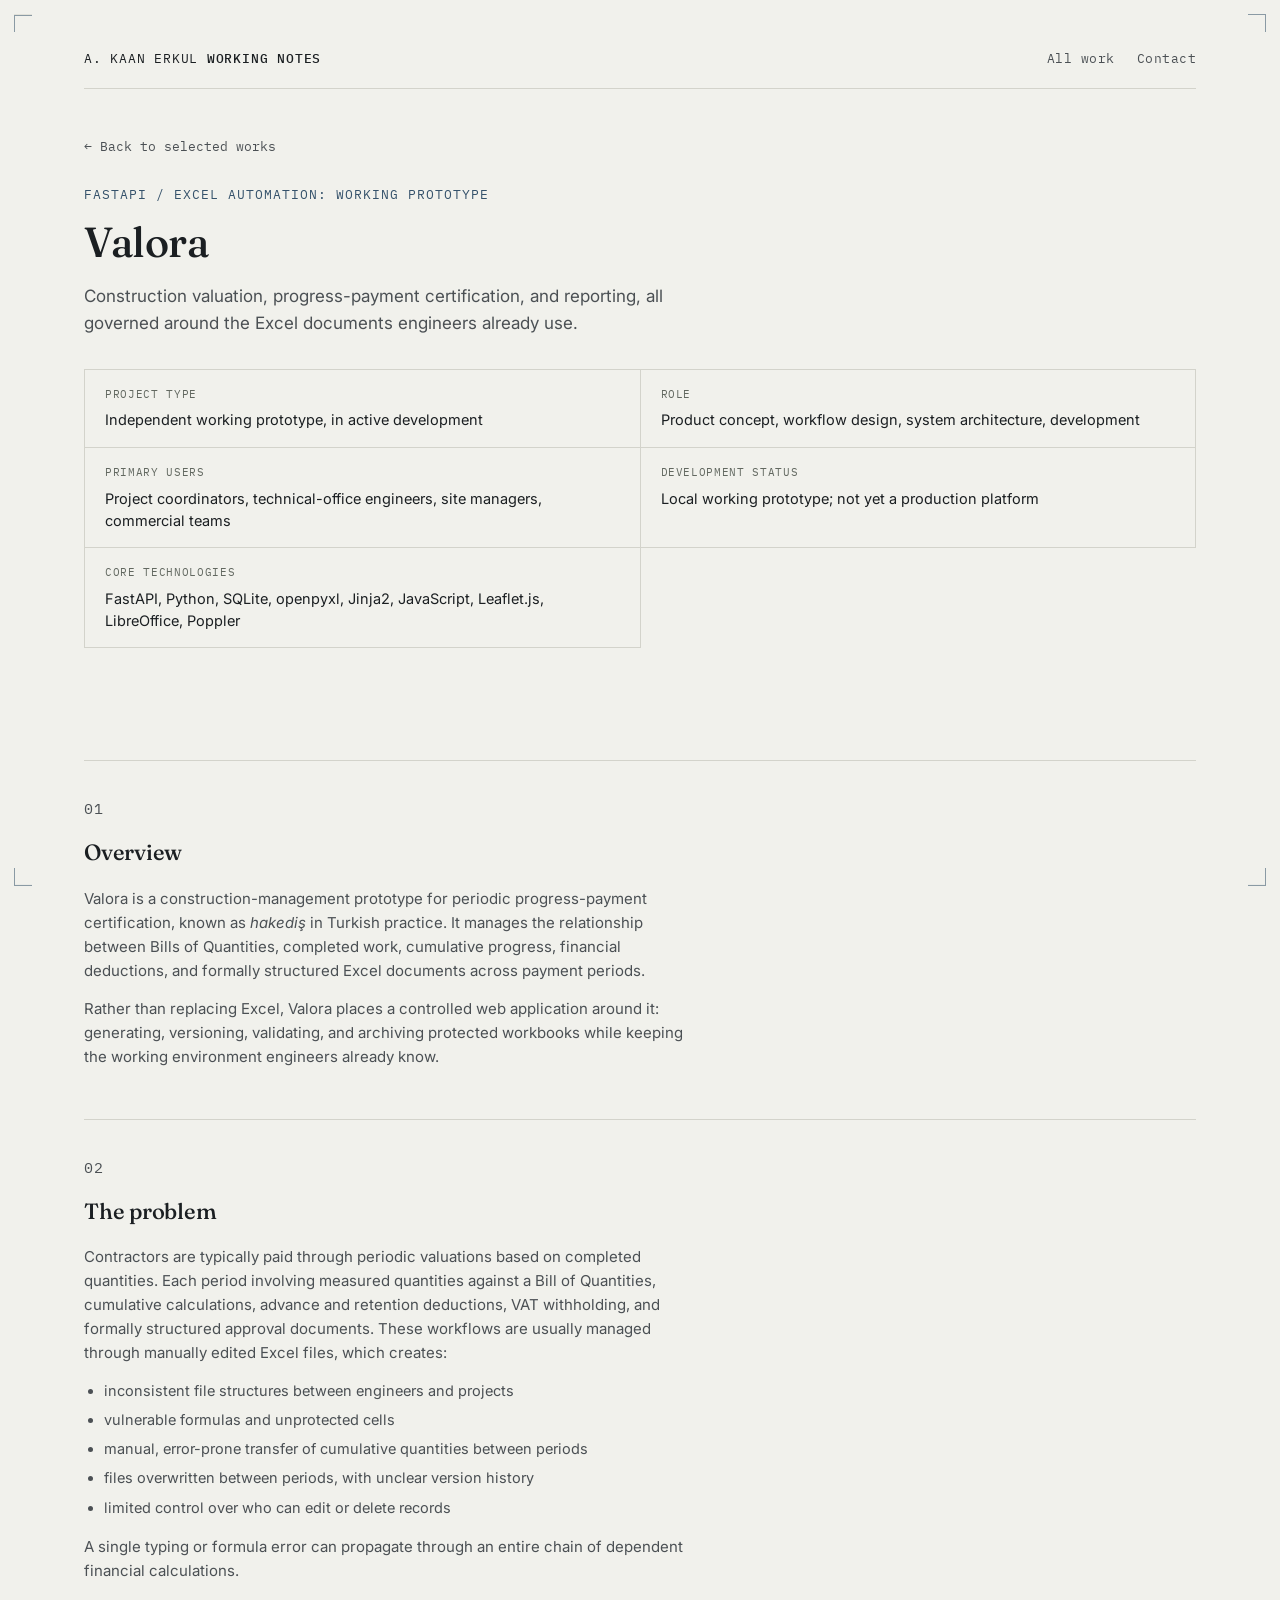
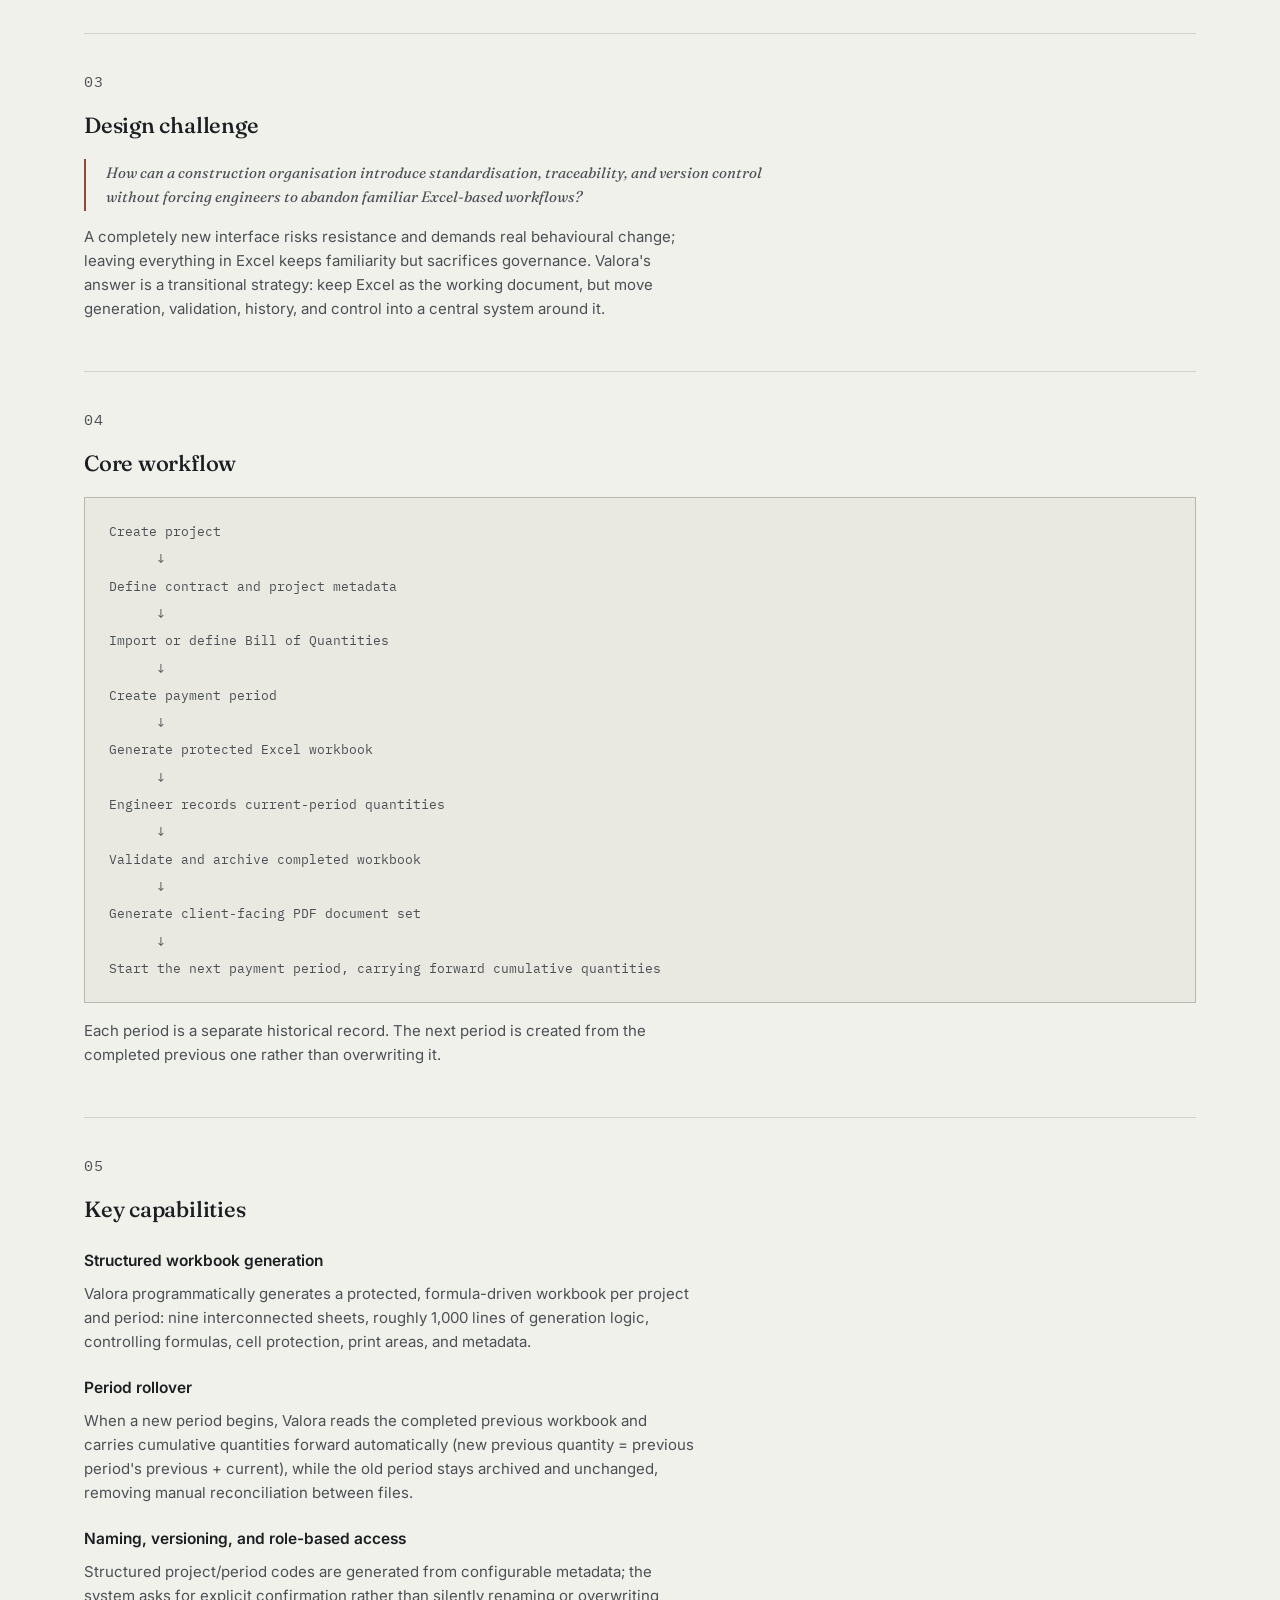
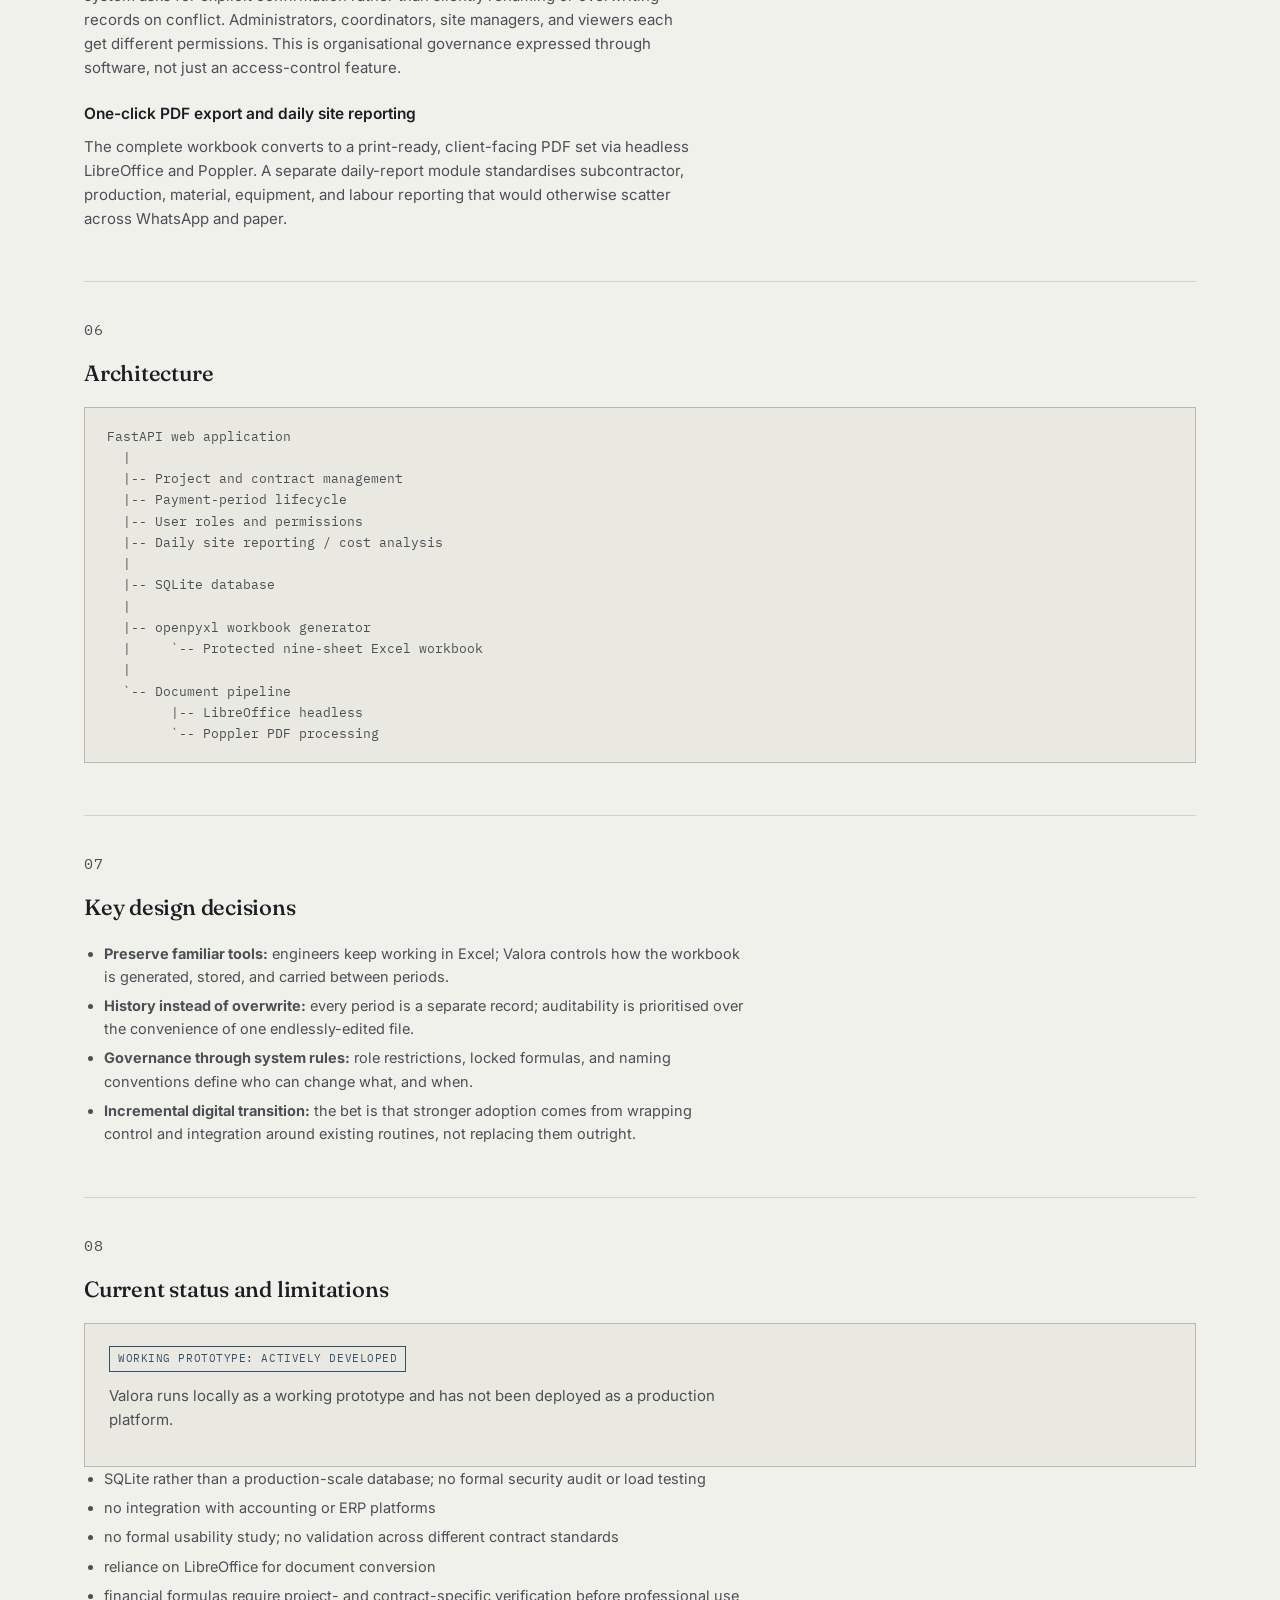
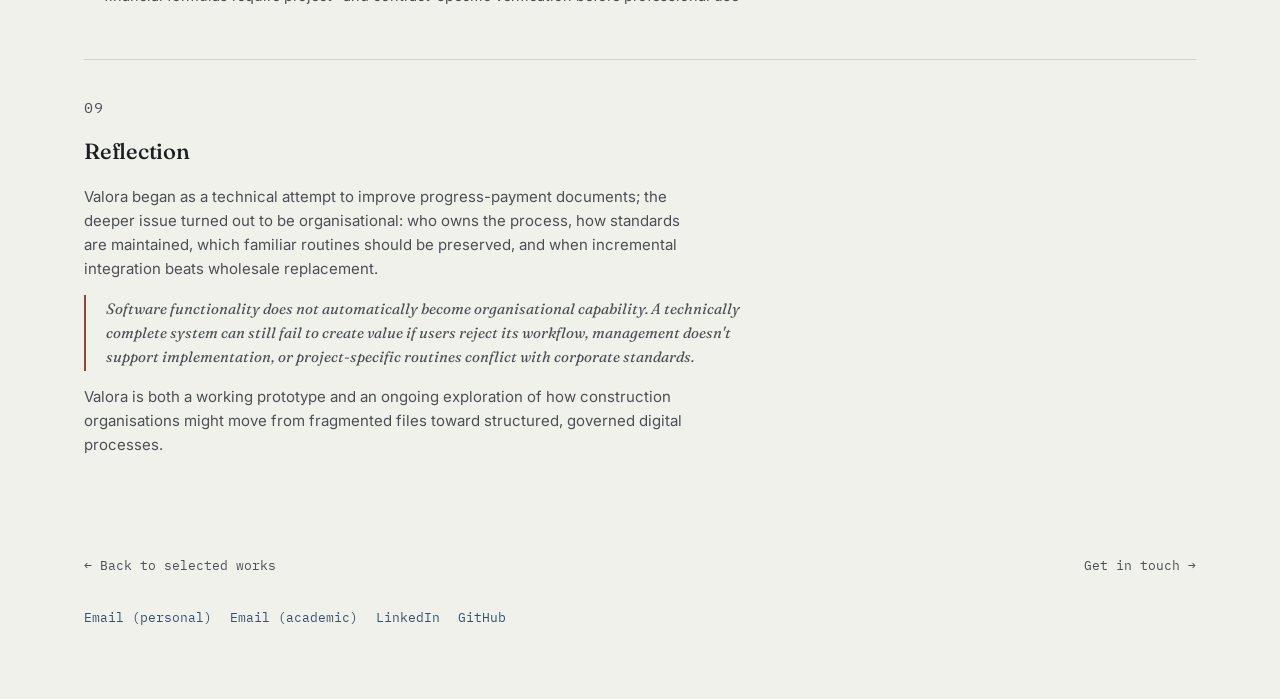
<file: projects/valora.html>
<!DOCTYPE html>
<html lang="en">
<head>
<meta charset="UTF-8">
<meta name="viewport" content="width=device-width, initial-scale=1.0">
<title>Valora | Case Study | Alp Kaan Erkul</title>
<meta name="description" content="Valora: a hybrid web-Excel platform for construction progress-payment certification (hakediş), built with FastAPI and openpyxl.">
<link rel="preconnect" href="https://fonts.googleapis.com">
<link rel="preconnect" href="https://fonts.gstatic.com" crossorigin>
<link href="https://fonts.googleapis.com/css2?family=Fraunces:opsz,wght@9..144,400;9..144,500;9..144,600&family=Inter:wght@400;500;600&family=IBM+Plex+Mono:wght@400;500&display=swap" rel="stylesheet">
<link rel="stylesheet" href="../style.css">
</head>
<body>

<div class="reg tl" aria-hidden="true"></div>
<div class="reg tr" aria-hidden="true"></div>
<div class="reg bl" aria-hidden="true"></div>
<div class="reg br" aria-hidden="true"></div>

<div class="sheet">

  <header class="masthead">
    <div class="masthead-row">
      <div class="wordmark">A. KAAN ERKUL <strong>WORKING NOTES</strong></div>
      <nav class="top-nav" aria-label="Section navigation">
        <a href="../index.html#work">All work</a>
        <a href="../index.html#contact">Contact</a>
      </nav>
    </div>
  </header>

  <section style="padding-top:44px;">
    <a class="back-link" href="../index.html#work">&larr; Back to selected works</a>

    <p class="case-eyebrow">FastAPI / Excel Automation: Working Prototype</p>
    <h1 class="case-title">Valora</h1>
    <p class="case-tagline">Construction valuation, progress-payment certification, and reporting, all governed around the Excel documents engineers already use.</p>

    <div class="meta-grid">
      <div class="meta-cell">
        <p class="k">Project type</p>
        <p class="v">Independent working prototype, in active development</p>
      </div>
      <div class="meta-cell">
        <p class="k">Role</p>
        <p class="v">Product concept, workflow design, system architecture, development</p>
      </div>
      <div class="meta-cell">
        <p class="k">Primary users</p>
        <p class="v">Project coordinators, technical-office engineers, site managers, commercial teams</p>
      </div>
      <div class="meta-cell">
        <p class="k">Development status</p>
        <p class="v">Local working prototype; not yet a production platform</p>
      </div>
      <div class="meta-cell">
        <p class="k">Core technologies</p>
        <p class="v">FastAPI, Python, SQLite, openpyxl, Jinja2, JavaScript, Leaflet.js, LibreOffice, Poppler</p>
      </div>
    </div>
  </section>

  <section class="case-section sheet">
    <p class="case-num">01</p>
    <h2>Overview</h2>
    
    <p>Valora is a construction-management prototype for periodic progress-payment certification, known as
    <em>hakediş</em> in Turkish practice. It manages the relationship between Bills of Quantities, completed
    work, cumulative progress, financial deductions, and formally structured Excel documents across payment
    periods.</p>
    <p>Rather than replacing Excel, Valora places a controlled web application around it: generating,
    versioning, validating, and archiving protected workbooks while keeping the working environment engineers
    already know.</p>

  </section>

  <section class="case-section sheet">
    <p class="case-num">02</p>
    <h2>The problem</h2>
    
    <p>Contractors are typically paid through periodic valuations based on completed quantities. Each period
    involving measured quantities against a Bill of Quantities, cumulative calculations, advance and retention
    deductions, VAT withholding, and formally structured approval documents. These workflows are usually
    managed through manually edited Excel files, which creates:</p>
        <ul>
      <li>inconsistent file structures between engineers and projects</li>
      <li>vulnerable formulas and unprotected cells</li>
      <li>manual, error-prone transfer of cumulative quantities between periods</li>
      <li>files overwritten between periods, with unclear version history</li>
      <li>limited control over who can edit or delete records</li>
    </ul>

    <p>A single typing or formula error can propagate through an entire chain of dependent financial
    calculations.</p>

  </section>

  <section class="case-section sheet">
    <p class="case-num">03</p>
    <h2>Design challenge</h2>
    
    <p class="pull">How can a construction organisation introduce standardisation, traceability, and version
    control without forcing engineers to abandon familiar Excel-based workflows?</p>
    <p>A completely new interface risks resistance and demands real behavioural change; leaving everything in
    Excel keeps familiarity but sacrifices governance. Valora's answer is a transitional strategy: keep Excel
    as the working document, but move generation, validation, history, and control into a central system
    around it.</p>

  </section>

  <section class="case-section sheet">
    <p class="case-num">04</p>
    <h2>Core workflow</h2>
    
    <div class="workflow">Create project
      &darr;
Define contract and project metadata
      &darr;
Import or define Bill of Quantities
      &darr;
Create payment period
      &darr;
Generate protected Excel workbook
      &darr;
Engineer records current-period quantities
      &darr;
Validate and archive completed workbook
      &darr;
Generate client-facing PDF document set
      &darr;
Start the next payment period, carrying forward cumulative quantities</div>
    <p>Each period is a separate historical record. The next period is created from the completed previous
    one rather than overwriting it.</p>

  </section>

  <section class="case-section sheet">
    <p class="case-num">05</p>
    <h2>Key capabilities</h2>
    
    <h3>Structured workbook generation</h3>
    <p>Valora programmatically generates a protected, formula-driven workbook per project and period: nine
    interconnected sheets, roughly 1,000 lines of generation logic, controlling formulas, cell protection,
    print areas, and metadata.</p>
    <h3>Period rollover</h3>
    <p>When a new period begins, Valora reads the completed previous workbook and carries cumulative
    quantities forward automatically (new previous quantity = previous period's previous + current), while the
    old period stays archived and unchanged, removing manual reconciliation between files.</p>
    <h3>Naming, versioning, and role-based access</h3>
    <p>Structured project/period codes are generated from configurable metadata; the system asks for explicit
    confirmation rather than silently renaming or overwriting records on conflict. Administrators, coordinators,
    site managers, and viewers each get different permissions. This is organisational governance expressed
    through software, not just an access-control feature.</p>
    <h3>One-click PDF export and daily site reporting</h3>
    <p>The complete workbook converts to a print-ready, client-facing PDF set via headless LibreOffice and
    Poppler. A separate daily-report module standardises subcontractor, production, material, equipment, and
    labour reporting that would otherwise scatter across WhatsApp and paper.</p>

  </section>

  <section class="case-section sheet">
    <p class="case-num">06</p>
    <h2>Architecture</h2>
    
    <div class="diagram">FastAPI web application
  |
  |-- Project and contract management
  |-- Payment-period lifecycle
  |-- User roles and permissions
  |-- Daily site reporting / cost analysis
  |
  |-- SQLite database
  |
  |-- openpyxl workbook generator
  |     `-- Protected nine-sheet Excel workbook
  |
  `-- Document pipeline
        |-- LibreOffice headless
        `-- Poppler PDF processing</div>

  </section>

  <section class="case-section sheet">
    <p class="case-num">07</p>
    <h2>Key design decisions</h2>
        <ul>
      <li><strong>Preserve familiar tools:</strong> engineers keep working in Excel; Valora controls how the workbook is generated, stored, and carried between periods.</li>
      <li><strong>History instead of overwrite:</strong> every period is a separate record; auditability is prioritised over the convenience of one endlessly-edited file.</li>
      <li><strong>Governance through system rules:</strong> role restrictions, locked formulas, and naming conventions define who can change what, and when.</li>
      <li><strong>Incremental digital transition:</strong> the bet is that stronger adoption comes from wrapping control and integration around existing routines, not replacing them outright.</li>
    </ul>

  </section>

  <section class="case-section sheet">
    <p class="case-num">08</p>
    <h2>Current status and limitations</h2>
    
    <div class="status-box">
      <span class="tag">Working prototype: actively developed</span>
      <p>Valora runs locally as a working prototype and has not been deployed as a production platform.</p>
    </div>
        <ul>
      <li>SQLite rather than a production-scale database; no formal security audit or load testing</li>
      <li>no integration with accounting or ERP platforms</li>
      <li>no formal usability study; no validation across different contract standards</li>
      <li>reliance on LibreOffice for document conversion</li>
      <li>financial formulas require project- and contract-specific verification before professional use</li>
    </ul>

  </section>

  <section class="case-section sheet">
    <p class="case-num">09</p>
    <h2>Reflection</h2>
    
    <p>Valora began as a technical attempt to improve progress-payment documents; the deeper issue turned out
    to be organisational: who owns the process, how standards are maintained, which familiar routines should
    be preserved, and when incremental integration beats wholesale replacement.</p>
    <p class="pull">Software functionality does not automatically become organisational capability. A
    technically complete system can still fail to create value if users reject its workflow, management
    doesn't support implementation, or project-specific routines conflict with corporate standards.</p>
    <p>Valora is both a working prototype and an ongoing exploration of how construction organisations might
    move from fragmented files toward structured, governed digital processes.</p>

  </section>

  <div class="case-nav sheet" style="padding-bottom:8px;">
    <a href="../index.html#work">&larr; Back to selected works</a>
    <a href="../index.html#contact">Get in touch &rarr;</a>
  </div>

  <footer id="contact" style="padding-top:24px;">
    <div class="foot-row">
      <div class="foot-links">
        <a href="mailto:benkaanerkul@gmail.com" data-copy-email title="Click to copy email address">Email (personal)</a>
        <a href="mailto:erkul24@itu.edu.tr" data-copy-email title="Click to copy email address">Email (academic)</a>
        <a href="https://www.linkedin.com/in/alpkaanerkul/" target="_blank" rel="noopener">LinkedIn</a>
        <a href="https://github.com/alpkaanerkul" target="_blank" rel="noopener">GitHub</a>
      </div>
    </div>
  </footer>

</div>

<div class="toast" id="emailToast" role="status" aria-live="polite"></div>

<script>
  (function () {
    var toast = document.getElementById('emailToast');
    var hideTimer = null;
    function showToast(message) {
      toast.textContent = message;
      toast.classList.add('show');
      if (hideTimer) clearTimeout(hideTimer);
      hideTimer = setTimeout(function () { toast.classList.remove('show'); }, 2200);
    }
    var links = document.querySelectorAll('a[data-copy-email]');
    links.forEach(function (link) {
      link.addEventListener('click', function (e) {
        var email = link.getAttribute('href').replace(/^mailto:/, '');
        if (navigator.clipboard && window.isSecureContext) {
          e.preventDefault();
          navigator.clipboard.writeText(email).then(function () {
            showToast('Copied: ' + email);
          }).catch(function () {
            window.location.href = link.getAttribute('href');
          });
        }
      });
    });
  })();
</script>

</body>
</html>
</file>
<file: style.css>
:root{
    --paper:   #F1F1EC;
    --paper-2: #E9E9E2;
    --ink:     #1B1F22;
    --ink-70:  #4B5054;
    --steel:   #35526B;
    --steel-10: rgba(53,82,107,0.10);
    --rust:    #8C4A34;
    --muted:   #626860;
    --line:    #D3D3CB;
    --line-strong: #B8B8AE;

    --serif: "Fraunces", Georgia, serif;
    --sans:  "Inter", -apple-system, BlinkMacSystemFont, "Segoe UI", sans-serif;
    --mono:  "IBM Plex Mono", ui-monospace, SFMono-Regular, Menlo, monospace;

    --max: 1240px;
    --gutter: clamp(20px, 5vw, 72px);
  }

  *{ box-sizing:border-box; }
  html{ scroll-behavior:smooth; overflow-x:hidden; }
  @media (prefers-reduced-motion: reduce){
    html{ scroll-behavior:auto; }
    *{ animation-duration:0.01ms !important; animation-iteration-count:1 !important; transition-duration:0.01ms !important; }
  }

  body{
    margin:0;
    background:var(--paper);
    color:var(--ink);
    font-family:var(--sans);
    font-size:16px;
    line-height:1.6;
    -webkit-font-smoothing:antialiased;
    overflow-x:hidden;
  }

  a{ color:var(--steel); text-decoration-thickness:1px; text-underline-offset:3px; }
  a:hover{ color:var(--rust); }
  a:focus-visible, button:focus-visible{
    outline:2px solid var(--rust);
    outline-offset:3px;
    border-radius:2px;
  }

  ::selection{ background:var(--steel-10); color:var(--ink); }

  /* ---------- registration marks (signature element) ---------- */
  .reg{
    position:fixed;
    width:18px; height:18px;
    pointer-events:none;
    z-index:40;
    opacity:0.55;
  }
  .reg::before, .reg::after{
    content:"";
    position:absolute;
    background:var(--steel);
  }
  .reg::before{ width:100%; height:1px; top:0; left:0; }
  .reg::after{ width:1px; height:100%; top:0; left:0; }
  .reg.tl{ top:14px; left:14px; }
  .reg.tr{ top:14px; right:14px; }
  .reg.tr::before{ }
  .reg.tr{ transform:scaleX(-1); }
  .reg.bl{ bottom:14px; left:14px; transform:scaleY(-1); }
  .reg.br{ bottom:14px; right:14px; transform:scale(-1,-1); }
  @media (max-width:600px){ .reg{ display:none; } }

  /* ---------- shell ---------- */
  .sheet{
    max-width:var(--max);
    margin:0 auto;
    padding:0 var(--gutter);
  }

  header.masthead{
    padding-top:48px;
    padding-bottom:18px;
    border-bottom:1px solid var(--line);
  }
  .masthead-row{
    display:flex;
    justify-content:space-between;
    align-items:baseline;
    flex-wrap:wrap;
    gap:10px 24px;
  }
  .wordmark{
    font-family:var(--mono);
    font-size:13px;
    letter-spacing:0.06em;
    color:var(--ink);
    text-decoration:none;
  }
  .wordmark strong{ font-weight:500; }
  nav.top-nav{
    font-family:var(--mono);
    font-size:12.5px;
    letter-spacing:0.04em;
    display:flex;
    flex-wrap:wrap;
    row-gap:8px;
    gap:22px;
  }
  nav.top-nav a{ color:var(--ink-70); text-decoration:none; }
  nav.top-nav a:hover{ color:var(--rust); }
  @media (max-width:480px){
    header.masthead{ padding-top:32px; }
    .masthead-row{ gap:14px 0; }
    nav.top-nav{
      width:100%;
      flex-wrap:nowrap;
      justify-content:space-between;
      gap:0;
      font-size:10.5px;
      letter-spacing:0.01em;
    }
    .wordmark{ font-size:11.5px; }
  }
  @media (max-width:360px){
    nav.top-nav{ gap:9px; font-size:10px; }
    .wordmark{ font-size:10.5px; }
  }

  /* ---------- hero ---------- */
  .hero{
    padding:64px 0 56px;
    position:relative;
  }
  .hero-grid{
    display:grid;
    grid-template-columns:minmax(0, 1fr) 230px;
    column-gap:64px;
    row-gap:0;
    align-items:start;
  }
  .hero-text{ display:contents; }
  .eyebrow{ grid-column:1; grid-row:1; }
  h1.thesis{ grid-column:1; grid-row:2; }
  .lede{ grid-column:1; grid-row:3; }
  .hero-portrait{
    grid-column:2;
    grid-row:1 / 4;
    margin:0;
    flex-shrink:0;
  }
  .hero-portrait img{
    display:block;
    width:230px;
    height:230px;
    object-fit:cover;
    border:1px solid var(--line-strong);
    filter:grayscale(100%);
    transition:filter 0.35s ease;
  }
  .hero-portrait img:hover{ filter:grayscale(0%); }
  @media (max-width:760px){
    .hero{ padding:44px 0 48px; }
    .hero-grid{
      grid-template-columns:1fr;
      gap:0;
    }
    .eyebrow{ grid-column:1; grid-row:1; }
    h1.thesis{ grid-column:1; grid-row:2; }
    .hero-portrait{ grid-column:1; grid-row:3; margin:2px 0 24px; }
    .lede{ grid-column:1; grid-row:4; }
    .hero-portrait img{ width:112px; height:112px; }
  }
  .eyebrow{
    font-family:var(--mono);
    font-size:12.5px;
    letter-spacing:0.08em;
    text-transform:uppercase;
    color:var(--steel);
    margin:0 0 18px;
  }
  h1.thesis{
    font-family:var(--serif);
    font-weight:500;
    font-size:clamp(30px, 4.4vw, 46px);
    line-height:1.18;
    letter-spacing:-0.01em;
    margin:0 0 22px;
    max-width:18ch;
  }
  .thesis em{
    font-style:italic;
    color:var(--rust);
  }
  .lede{
    font-size:17px;
    color:var(--ink-70);
    max-width:56ch;
    margin:0 0 28px;
  }
  .hero-meta{
    display:flex;
    flex-wrap:wrap;
    gap:10px 28px;
    font-family:var(--mono);
    font-size:13px;
    color:var(--muted);
  }
  .hero-meta span{ white-space:nowrap; }

  .cta-row{
    display:flex;
    flex-wrap:wrap;
    gap:14px;
    margin:0 0 24px;
  }
  .btn{
    font-family:var(--mono);
    font-size:13px;
    letter-spacing:0.02em;
    padding:10px 16px;
    border:1px solid var(--ink);
    color:var(--ink);
    text-decoration:none;
    display:inline-flex;
    align-items:center;
    gap:8px;
    background:transparent;
    transition:background 0.15s ease, color 0.15s ease, border-color 0.15s ease;
  }
  .btn:hover{ background:var(--ink); color:var(--paper); }
  .btn.primary{ background:var(--steel); color:var(--paper); border-color:var(--steel); }
  .btn.primary:hover{ background:var(--rust); border-color:var(--rust); color:var(--paper); }

  /* ---------- section scaffolding ---------- */
  section{
    padding:64px 0;
    border-bottom:1px solid var(--line);
  }
  section:last-of-type{ border-bottom:none; }

  .section-head{
    display:grid;
    grid-template-columns:170px 1fr;
    gap:24px;
    margin-bottom:32px;
  }
  .section-label{
    font-family:var(--mono);
    font-size:12.5px;
    letter-spacing:0.06em;
    text-transform:uppercase;
    color:var(--muted);
    padding-top:4px;
  }
  .section-title{
    font-family:var(--serif);
    font-weight:500;
    font-size:30px;
    margin:0;
    letter-spacing:-0.01em;
  }
  .section-intro{
    color:var(--ink-70);
    margin:10px 0 0;
    max-width:60ch;
    font-size:15.5px;
  }
  @media (max-width:640px){
    section{ padding:46px 0; }
    .section-head{ grid-template-columns:1fr; gap:6px; margin-bottom:24px; }
    .section-title{ font-size:26px; }
    .hero-meta{ gap:7px; font-size:11.5px; }
    .hero-meta span{ width:100%; white-space:normal; }
    .cta-row{ gap:8px; margin-bottom:22px; }
    .btn{ padding:9px 12px; font-size:11.5px; }
    .lede{ font-size:15.5px; line-height:1.58; }
  }

  .body-col{
    display:grid;
    grid-template-columns:170px 1fr;
    gap:24px;
  }
  @media (max-width:640px){
    .body-col{ grid-template-columns:1fr; }
  }
  .spec-col{ }
  .content-col{ max-width:62ch; }

  p{ margin:0 0 16px; color:var(--ink-70); }
  p:last-child{ margin-bottom:0; }

  /* ---------- research interests ---------- */
  .interest-list{
    list-style:none;
    margin:0;
    padding:0;
    display:grid;
    gap:0;
    border-top:1px solid var(--line);
  }
  .interest-list li{
    display:grid;
    grid-template-columns:170px 1fr;
    gap:24px;
    padding:14px 0;
    border-bottom:1px solid var(--line);
    font-size:15px;
    color:var(--ink);
  }
  .interest-list li .tag{
    font-family:var(--mono);
    font-size:11.5px;
    color:var(--muted);
    letter-spacing:0.04em;
    padding-top:2px;
  }
  @media (max-width:640px){
    .interest-list li{ grid-template-columns:1fr; gap:4px; }
  }

  /* ---------- publication card ---------- */
  .pub{
    border:1px solid var(--line-strong);
    background:var(--paper-2);
    padding:28px 30px;
    border-left:4px solid var(--rust);
  }
  .pub-status{
    display:inline-block;
    font-family:var(--mono);
    font-size:11px;
    letter-spacing:0.05em;
    text-transform:uppercase;
    color:var(--steel);
    border:1px solid var(--steel);
    padding:3px 8px;
    margin-bottom:12px;
  }
  .pub-title{
    font-family:var(--serif);
    font-weight:500;
    font-size:19px;
    margin:0 0 8px;
    line-height:1.35;
  }
  .pub-meta{
    font-family:var(--mono);
    font-size:12px;
    color:var(--muted);
    margin-bottom:14px;
  }
  .pub p{ font-size:14.5px; }
  .video-label{
    margin:22px 0 0;
    font-family:var(--mono);
    font-size:11.5px !important;
    letter-spacing:0.04em;
    text-transform:uppercase;
    color:var(--muted);
  }
  .presentation-video{
    aspect-ratio:16 / 9;
    margin-top:8px;
    overflow:hidden;
    background:var(--ink);
  }
  .presentation-video iframe{
    display:block;
    width:100%;
    height:100%;
    border:0;
  }

  /* ---------- research agenda ---------- */
  .agenda-grid{
    display:grid;
    grid-template-columns:repeat(3, 1fr);
    border-top:1px solid var(--line);
    border-left:1px solid var(--line);
  }
  .agenda-item{
    min-height:190px;
    padding:20px;
    border-right:1px solid var(--line);
    border-bottom:1px solid var(--line);
    transition:background 0.18s ease;
  }
  .agenda-item:hover{ background:var(--paper-2); }
  .agenda-num{
    font-family:var(--mono);
    font-size:11px;
    color:var(--muted);
    letter-spacing:0.04em;
  }
  .agenda-item h3{
    margin:24px 0 8px;
    font-size:14px;
    line-height:1.35;
    font-weight:600;
  }
  .agenda-item p{ font-size:13.5px; }
  .agenda-methods{
    max-width:70ch;
    margin:18px 0 0;
    font-size:14px;
  }
  .agenda-methods span,
  .proj-impact span{
    font-family:var(--mono);
    font-size:11px;
    letter-spacing:0.04em;
    text-transform:uppercase;
    color:var(--muted);
  }
  @media (max-width:700px){
    .agenda-grid{ grid-template-columns:1fr; }
    .agenda-item{ min-height:0; }
    .agenda-item h3{ margin-top:14px; }
  }

  /* ---------- timeline ---------- */
  .tl{
    border-top:1px solid var(--line);
  }
  .tl-item{
    display:grid;
    grid-template-columns:170px 1fr;
    gap:24px;
    padding:20px 0;
    border-bottom:1px solid var(--line);
  }
  .tl-date{
    font-family:var(--mono);
    font-size:12px;
    color:var(--muted);
    padding-top:3px;
  }
  .tl-role{
    font-weight:600;
    font-size:15.5px;
    margin:0 0 4px;
  }
  .tl-org{
    font-size:14px;
    color:var(--ink-70);
    margin:0 0 8px;
  }
  .tl-desc{ font-size:14.5px; margin:0; }
  @media (max-width:640px){
    .tl-item{ grid-template-columns:1fr; gap:6px; }
  }

  /* ---------- project grid ---------- */
  .proj-grid{
    display:grid;
    grid-template-columns:1fr 1fr;
    gap:1px;
    background:var(--line);
    border:1px solid var(--line);
  }
  @media (max-width:700px){
    .proj-grid{ grid-template-columns:1fr; }
  }
  .proj{
    background:var(--paper);
    padding:24px;
    transition:background 0.18s ease;
  }
  .proj:hover{ background:#ECECE6; }
  .proj-featured{
    grid-column:1 / -1;
    padding:32px;
    background:var(--paper-2);
    border-left:4px solid var(--steel);
  }
  .proj-featured .proj-title{
    font-family:var(--serif);
    font-size:24px;
    font-weight:500;
  }
  .proj-featured > p:not(.proj-tag):not(.proj-title){ max-width:74ch; }
  .proj-tag{
    font-family:var(--mono);
    font-size:11px;
    color:var(--muted);
    letter-spacing:0.04em;
    text-transform:uppercase;
    margin-bottom:10px;
  }
  .proj-title{
    font-weight:600;
    font-size:15.5px;
    margin:0 0 8px;
  }
  .proj p{ font-size:14px; margin-bottom:0; }
  .proj-impact{
    padding-top:12px;
    margin-top:12px !important;
    border-top:1px solid var(--line);
    color:var(--ink) !important;
  }
  .proj-link{
    display:inline-block;
    margin-top:12px;
    font-family:var(--mono);
    font-size:12.5px;
    color:var(--steel);
    text-decoration:none;
    border-bottom:1px solid var(--steel);
    padding-bottom:1px;
  }
  .proj-link:hover{ color:var(--rust); border-color:var(--rust); }
  .proj-link-secondary{ margin-left:16px; }
  @media (max-width:700px){
    .proj-featured{ grid-column:1; padding:24px; }
    .proj-featured .proj-title{ font-size:21px; }
  }

  /* ---------- footer ---------- */
  footer{
    padding:48px 0 72px;
  }
  .foot-row{
    display:flex;
    justify-content:space-between;
    align-items:flex-end;
    flex-wrap:wrap;
    gap:20px;
  }
  .foot-note{
    font-family:var(--mono);
    font-size:12px;
    color:var(--muted);
    max-width:44ch;
  }
  .site-updated{
    margin:0;
    font-family:var(--mono);
    font-size:11px;
    color:var(--muted);
    letter-spacing:0.03em;
  }
  .foot-links{
    display:flex;
    gap:18px;
    font-family:var(--mono);
    font-size:12.5px;
  }
  .foot-links a{ text-decoration:none; }
  .foot-links a:hover{ text-decoration:underline; }

  /* ---------- copy-email toast ---------- */
  .toast{
    position:fixed;
    left:50%;
    bottom:28px;
    transform:translate(-50%, 12px);
    background:var(--ink);
    color:var(--paper);
    font-family:var(--mono);
    font-size:12.5px;
    letter-spacing:0.02em;
    padding:10px 16px;
    border-radius:2px;
    opacity:0;
    pointer-events:none;
    transition:opacity 0.18s ease, transform 0.18s ease;
    z-index:60;
    white-space:nowrap;
  }
  .toast::before{
    content:"✓ ";
    color:#8FBF9F;
  }
  .toast.show{
    opacity:1;
    transform:translate(-50%, 0);
  }
  @media (max-width:480px){
    .toast{ font-size:11.5px; padding:9px 14px; max-width:88vw; white-space:normal; text-align:center; }
  }

  /* ================= CASE STUDY PAGES ================= */
  .back-link{
    display:inline-flex;
    align-items:center;
    gap:6px;
    font-family:var(--mono);
    font-size:12.5px;
    color:var(--ink-70);
    text-decoration:none;
    margin-bottom:28px;
  }
  .back-link:hover{ color:var(--rust); }

  .case-eyebrow{
    font-family:var(--mono);
    font-size:12.5px;
    letter-spacing:0.08em;
    text-transform:uppercase;
    color:var(--steel);
    margin:0 0 14px;
  }
  h1.case-title{
    font-family:var(--serif);
    font-weight:500;
    font-size:clamp(28px, 4.4vw, 42px);
    line-height:1.16;
    letter-spacing:-0.01em;
    margin:0 0 16px;
    max-width:18ch;
  }
  .case-tagline{
    font-size:17px;
    color:var(--ink-70);
    max-width:58ch;
    margin:0 0 32px;
  }

  .meta-grid{
    display:grid;
    grid-template-columns:repeat(2, minmax(0,1fr));
    gap:0;
    border-top:1px solid var(--line);
    border-left:1px solid var(--line);
    margin-bottom:48px;
  }
  .meta-cell{
    padding:16px 20px;
    border-right:1px solid var(--line);
    border-bottom:1px solid var(--line);
  }
  .meta-cell .k{
    font-family:var(--mono);
    font-size:11px;
    letter-spacing:0.06em;
    text-transform:uppercase;
    color:var(--muted);
    margin:0 0 6px;
  }
  .meta-cell .v{
    font-size:14.5px;
    color:var(--ink);
    margin:0;
    line-height:1.5;
  }
  @media (max-width:640px){
    .meta-grid{ grid-template-columns:1fr; }
  }

  .case-section{
    padding:36px 0;
    border-bottom:1px solid var(--line);
  }
  .case-section:last-of-type{ border-bottom:none; }
  .case-section h2{
    font-family:var(--serif);
    font-weight:500;
    font-size:22px;
    letter-spacing:-0.01em;
    margin:0 0 16px;
  }
  .case-section h3{
    font-family:var(--sans);
    font-weight:600;
    font-size:15.5px;
    margin:22px 0 8px;
  }
  .case-section p{
    color:var(--ink-70);
    font-size:15px;
    max-width:68ch;
    margin:0 0 14px;
  }
  .case-section ul{
    margin:0 0 16px;
    padding-left:20px;
    max-width:66ch;
  }
  .case-section ul li{
    color:var(--ink-70);
    font-size:14.5px;
    margin-bottom:6px;
  }
  .case-num{
    font-family:var(--mono);
    font-size:12px;
    color:var(--muted);
    letter-spacing:0.04em;
  }

  .pull{
    font-family:var(--serif);
    font-style:italic;
    font-size:19px;
    color:var(--ink);
    border-left:2px solid var(--rust);
    padding:2px 0 2px 20px;
    margin:20px 0;
    max-width:56ch;
  }

  .workflow{
    font-family:var(--mono);
    font-size:13px;
    color:var(--ink-70);
    line-height:2.1;
    background:var(--paper-2);
    border:1px solid var(--line-strong);
    padding:20px 24px;
    margin:0 0 16px;
    white-space:pre-wrap;
  }

  .diagram{
    font-family:var(--mono);
    font-size:12.5px;
    color:var(--ink-70);
    line-height:1.7;
    background:var(--paper-2);
    border:1px solid var(--line-strong);
    padding:18px 22px;
    margin:0 0 16px;
    white-space:pre;
    overflow-x:auto;
  }

  .status-box{
    border:1px solid var(--line-strong);
    background:var(--paper-2);
    padding:20px 24px;
    margin-top:8px;
  }
  .status-box .tag{
    display:inline-block;
    font-family:var(--mono);
    font-size:11px;
    letter-spacing:0.05em;
    text-transform:uppercase;
    color:var(--steel);
    border:1px solid var(--steel);
    padding:3px 8px;
    margin-bottom:12px;
  }

  .case-nav{
    display:flex;
    justify-content:space-between;
    align-items:center;
    padding:40px 0 0;
    margin-top:8px;
  }
  .case-nav a{
    font-family:var(--mono);
    font-size:12.5px;
    color:var(--ink-70);
    text-decoration:none;
  }
  .case-nav a:hover{ color:var(--rust); }

  /* ================= ARCHITECTURE PORTFOLIO ================= */
  .hero-cover{
    margin:54px 0 0;
    border-top:1px solid var(--line-strong);
  }
  .hero-cover > a{
    display:block;
    overflow:hidden;
    background:var(--ink);
  }
  .hero-cover img{
    display:block;
    width:100%;
    aspect-ratio:16 / 8.4;
    object-fit:cover;
    transition:transform 0.6s cubic-bezier(.2,.7,.2,1), opacity 0.3s ease;
  }
  .hero-cover a:hover img{ transform:scale(1.012); opacity:0.96; }
  .hero-cover figcaption{
    display:flex;
    justify-content:space-between;
    gap:20px;
    padding:12px 0 0;
    font-family:var(--mono);
    font-size:11.5px;
    color:var(--muted);
  }
  .hero-cover figcaption a{ text-decoration:none; }

  .architecture-section{ padding-top:78px; }
  main{ display:flex; flex-direction:column; }
  #research{ order:1; }
  #publications{ order:2; }
  #work{ order:3; }
  #architecture{ order:4; }
  #experience{ order:5; }
  #education{ order:6; }
  .architecture-grid{
    display:grid;
    grid-template-columns:repeat(2, minmax(0,1fr));
    gap:34px 22px;
  }
  .architecture-card{
    min-width:0;
    border-top:1px solid var(--line-strong);
  }
  .architecture-featured{
    grid-column:1 / -1;
    display:grid;
    grid-template-columns:minmax(0, 1.55fr) minmax(260px, .65fr);
    gap:34px;
    align-items:end;
  }
  .architecture-image{
    display:block;
    overflow:hidden;
    background:var(--paper-2);
  }
  .architecture-image img{
    display:block;
    width:100%;
    aspect-ratio:16 / 10;
    object-fit:cover;
    transition:transform .55s cubic-bezier(.2,.7,.2,1), filter .25s ease;
  }
  .architecture-featured .architecture-image img{ aspect-ratio:16 / 9; }
  .architecture-image:hover img{ transform:scale(1.018); filter:saturate(.94); }
  .architecture-copy{ padding-top:18px; }
  .architecture-featured .architecture-copy{ padding:0 0 4px; }
  .project-index{
    margin:0 0 12px;
    font-family:var(--mono);
    font-size:11px;
    letter-spacing:.05em;
    text-transform:uppercase;
    color:var(--muted);
  }
  .architecture-copy h3{
    margin:0 0 10px;
    font-family:var(--serif);
    font-size:clamp(21px, 2.4vw, 30px);
    font-weight:500;
    line-height:1.18;
    letter-spacing:-.015em;
  }
  .architecture-copy h3 a{ color:var(--ink); text-decoration:none; }
  .architecture-copy h3 a:hover{ color:var(--rust); }
  .architecture-copy > p:not(.project-index){
    max-width:52ch;
    margin:0 0 14px;
    font-size:14px;
  }
  .text-link{
    font-family:var(--mono);
    font-size:12px;
    text-decoration:none;
    border-bottom:1px solid currentColor;
  }
  .compact-agenda{ margin-top:34px; }

  /* architecture project pages */
  .architecture-case-hero{ padding:56px 0 38px; }
  .architecture-case-hero .case-title{ max-width:24ch; }
  .architecture-case-hero .case-tagline{ max-width:68ch; }
  .case-hero-image{
    margin:34px 0 0;
    background:var(--ink);
  }
  .case-hero-image img{
    display:block;
    width:100%;
    height:auto;
  }
  .architecture-meta{
    grid-template-columns:repeat(4, minmax(0,1fr));
    margin:0;
  }
  .architecture-story{
    display:grid;
    grid-template-columns:170px minmax(0, 1fr);
    gap:24px;
  }
  .architecture-story .story-copy{ max-width:72ch; }
  .architecture-story .story-copy p{ font-size:15.5px; }
  .image-gallery{
    display:grid;
    grid-template-columns:repeat(2, minmax(0,1fr));
    gap:22px;
    margin-top:30px;
  }
  .image-gallery figure{ margin:0; min-width:0; }
  .image-gallery .wide{ grid-column:1 / -1; }
  .image-gallery img{
    display:block;
    width:100%;
    height:auto;
    background:var(--paper-2);
  }
  .image-gallery figure:not(.wide) img{
    aspect-ratio:16 / 10;
    object-fit:cover;
  }
  .image-gallery figcaption{
    margin-top:8px;
    font-family:var(--mono);
    font-size:10.5px;
    letter-spacing:.03em;
    color:var(--muted);
  }

  @media (max-width:820px){
    .architecture-featured{ grid-template-columns:1fr; gap:0; }
    .architecture-featured .architecture-copy{ padding-top:18px; }
    .architecture-meta{ grid-template-columns:repeat(2, minmax(0,1fr)); }
  }
  @media (max-width:700px){
    .architecture-grid{ grid-template-columns:1fr; gap:34px; }
    .architecture-featured{ grid-column:1; }
    .architecture-image img,
    .architecture-featured .architecture-image img{ aspect-ratio:4 / 3; }
    .architecture-story{ grid-template-columns:1fr; gap:6px; }
    .image-gallery{ grid-template-columns:1fr; gap:22px; }
    .image-gallery .wide{ grid-column:1; }
    .image-gallery figure:not(.wide) img{ aspect-ratio:auto; }
  }
  @media (max-width:480px){
    nav.top-nav{
      justify-content:flex-start;
      gap:18px;
      overflow-x:auto;
      padding-bottom:4px;
      scrollbar-width:none;
    }
    nav.top-nav::-webkit-scrollbar{ display:none; }
    .hero-cover{ margin-top:38px; }
    .hero-cover img{ aspect-ratio:4 / 3; }
    .hero-cover figcaption{ align-items:flex-start; font-size:10.5px; }
    .architecture-meta{ grid-template-columns:1fr; }
    .proj-link-secondary{ margin-left:10px; }
  }
</file>
